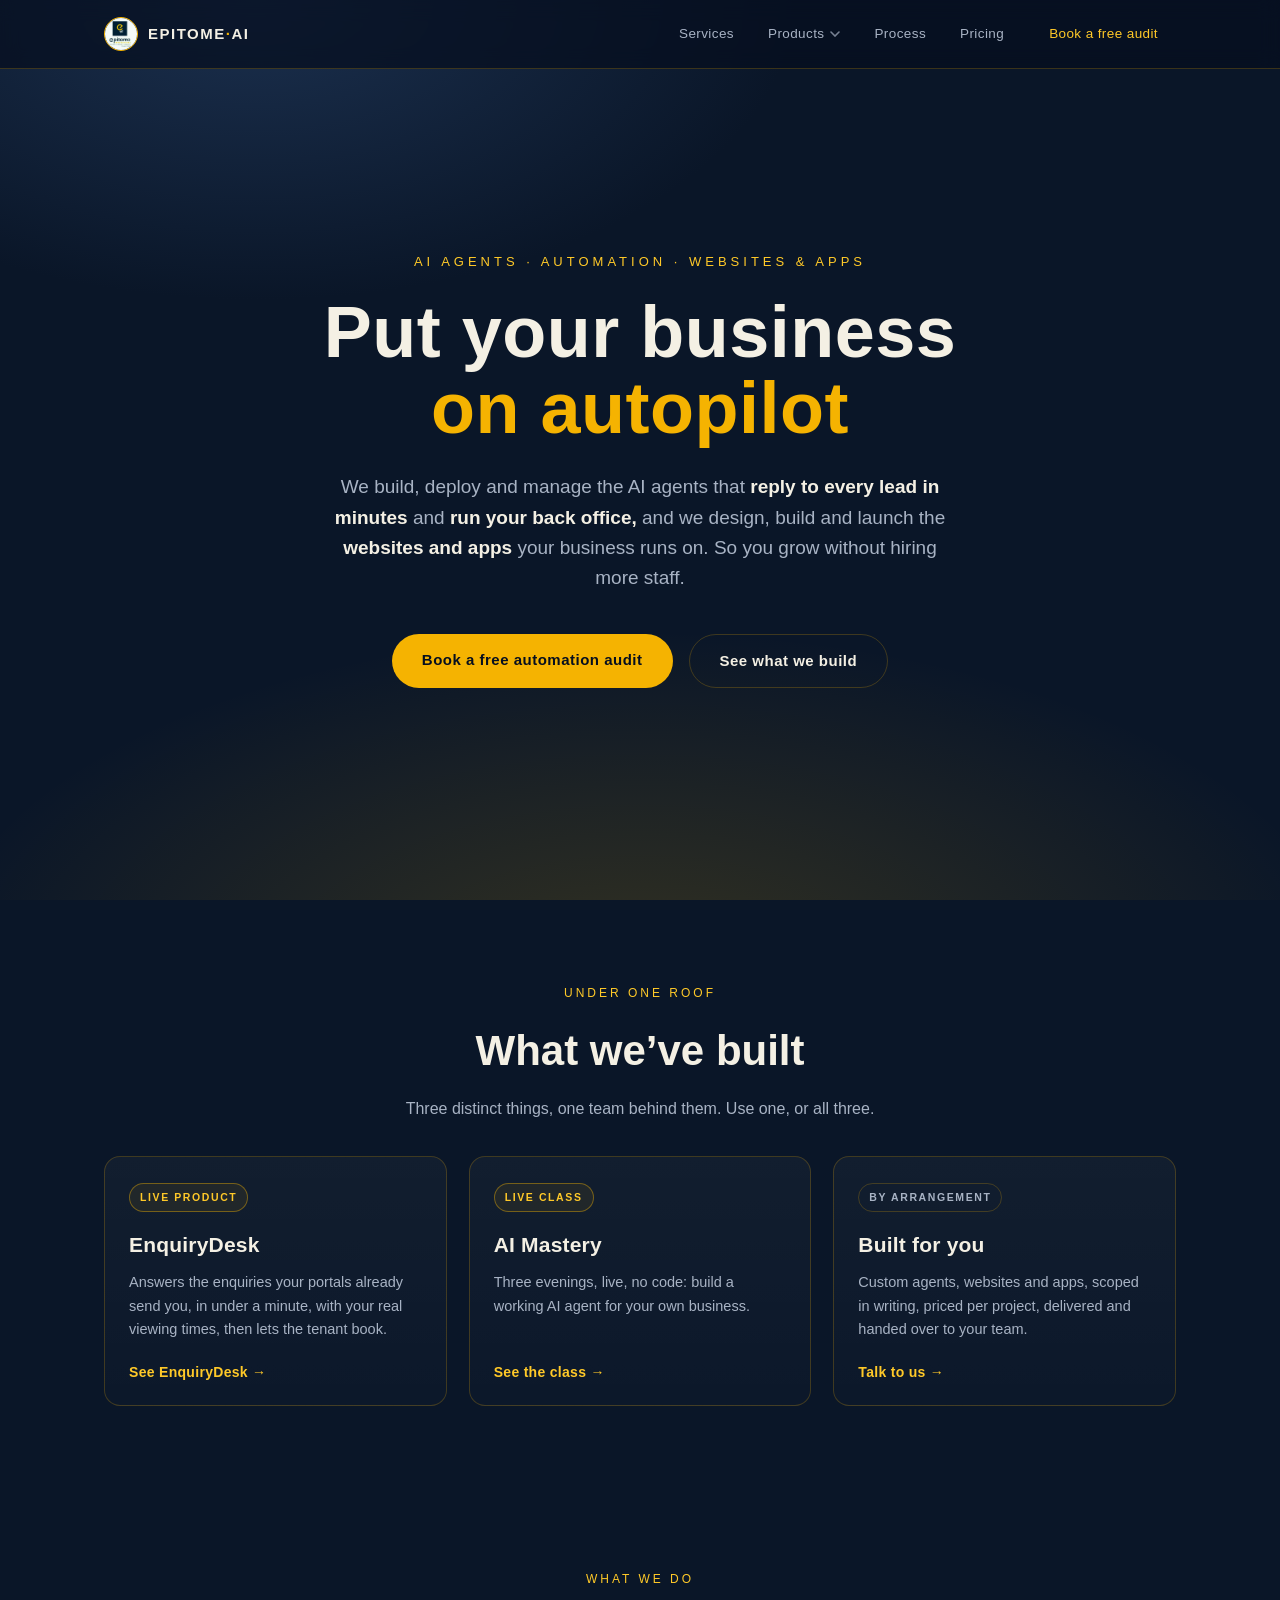
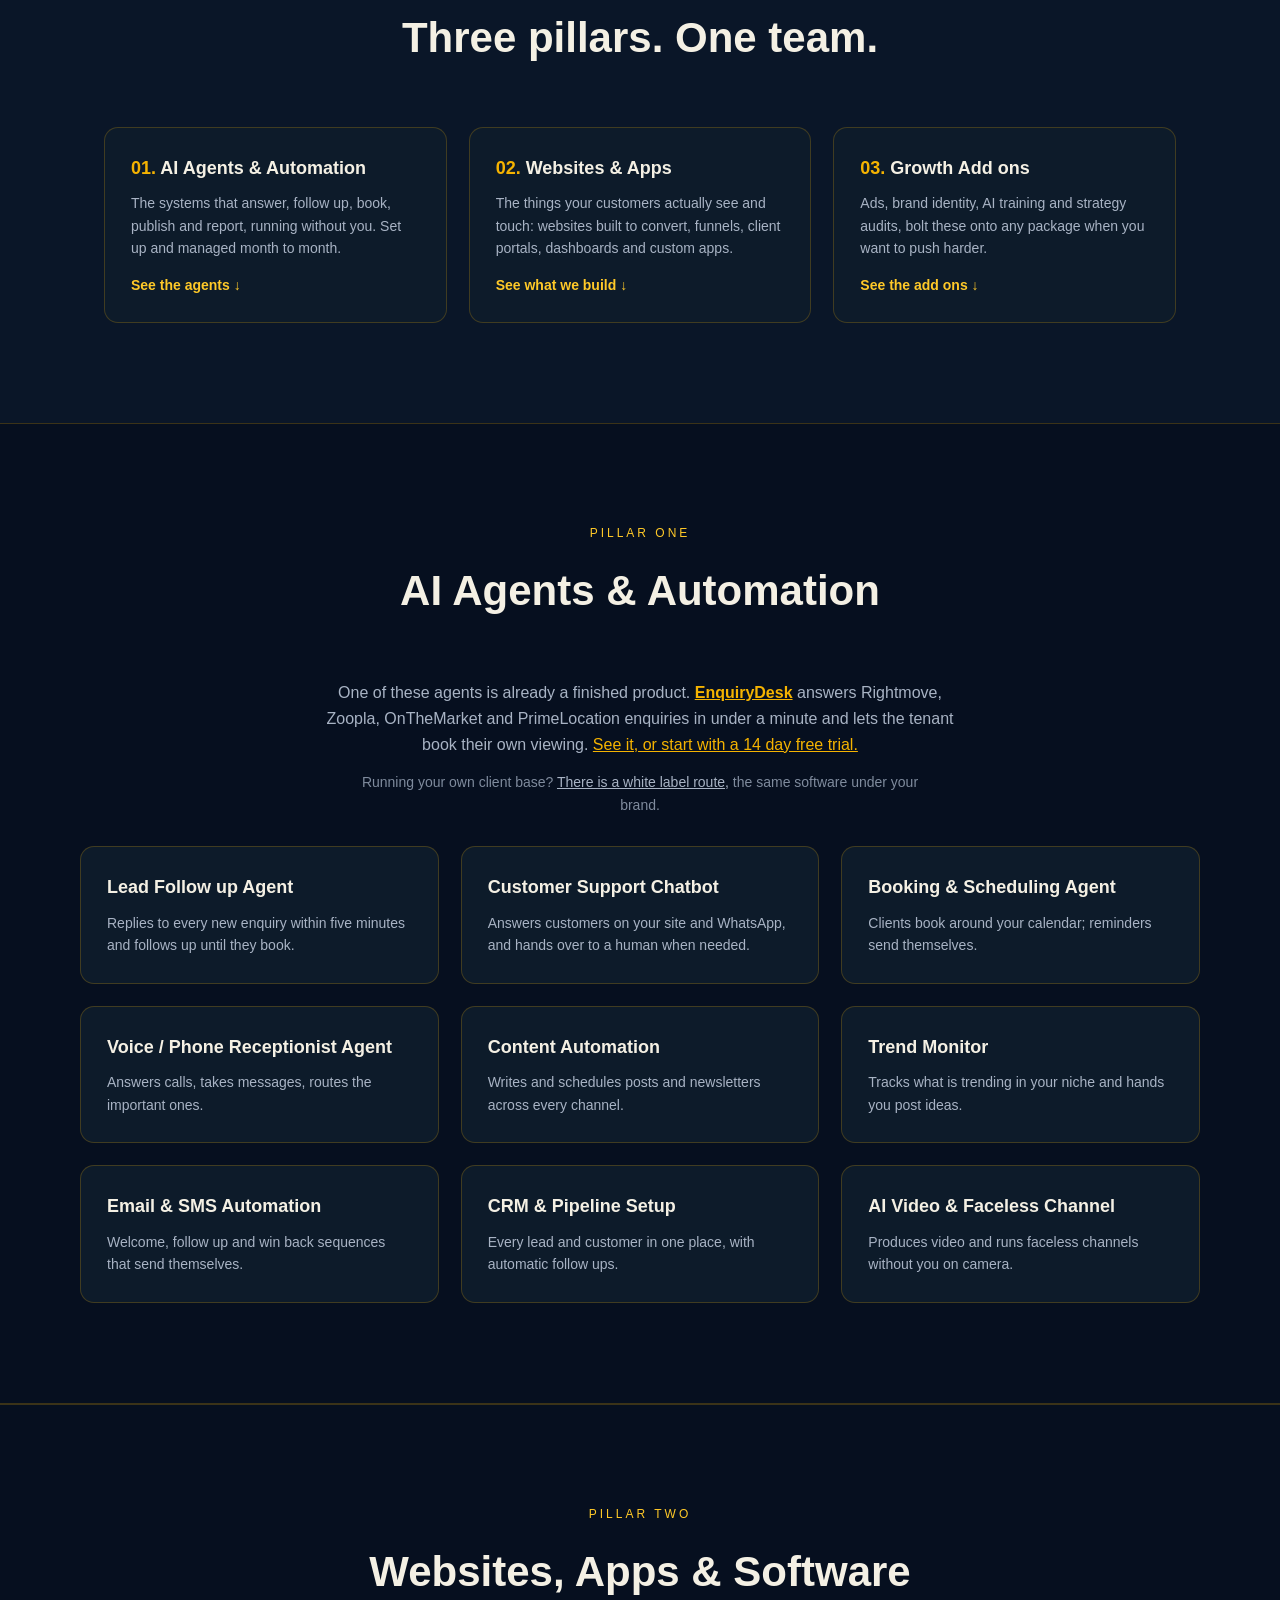
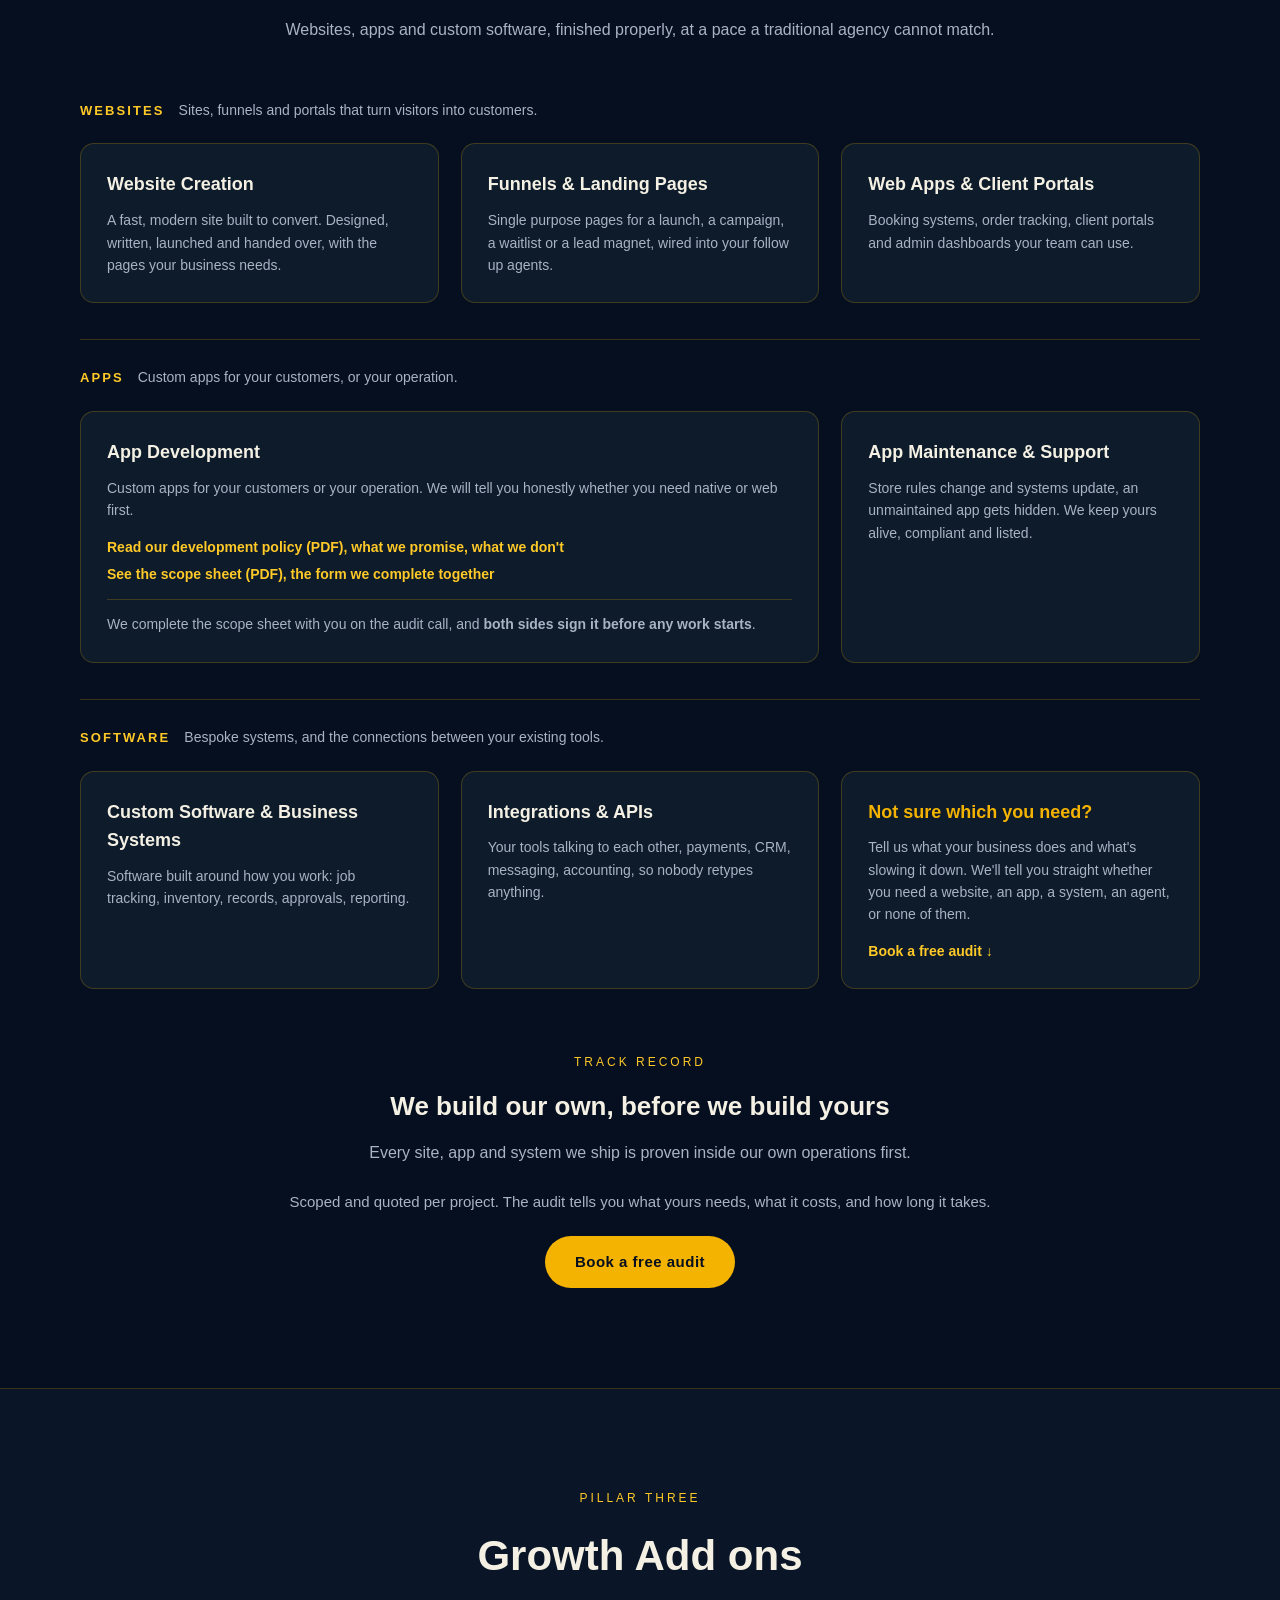
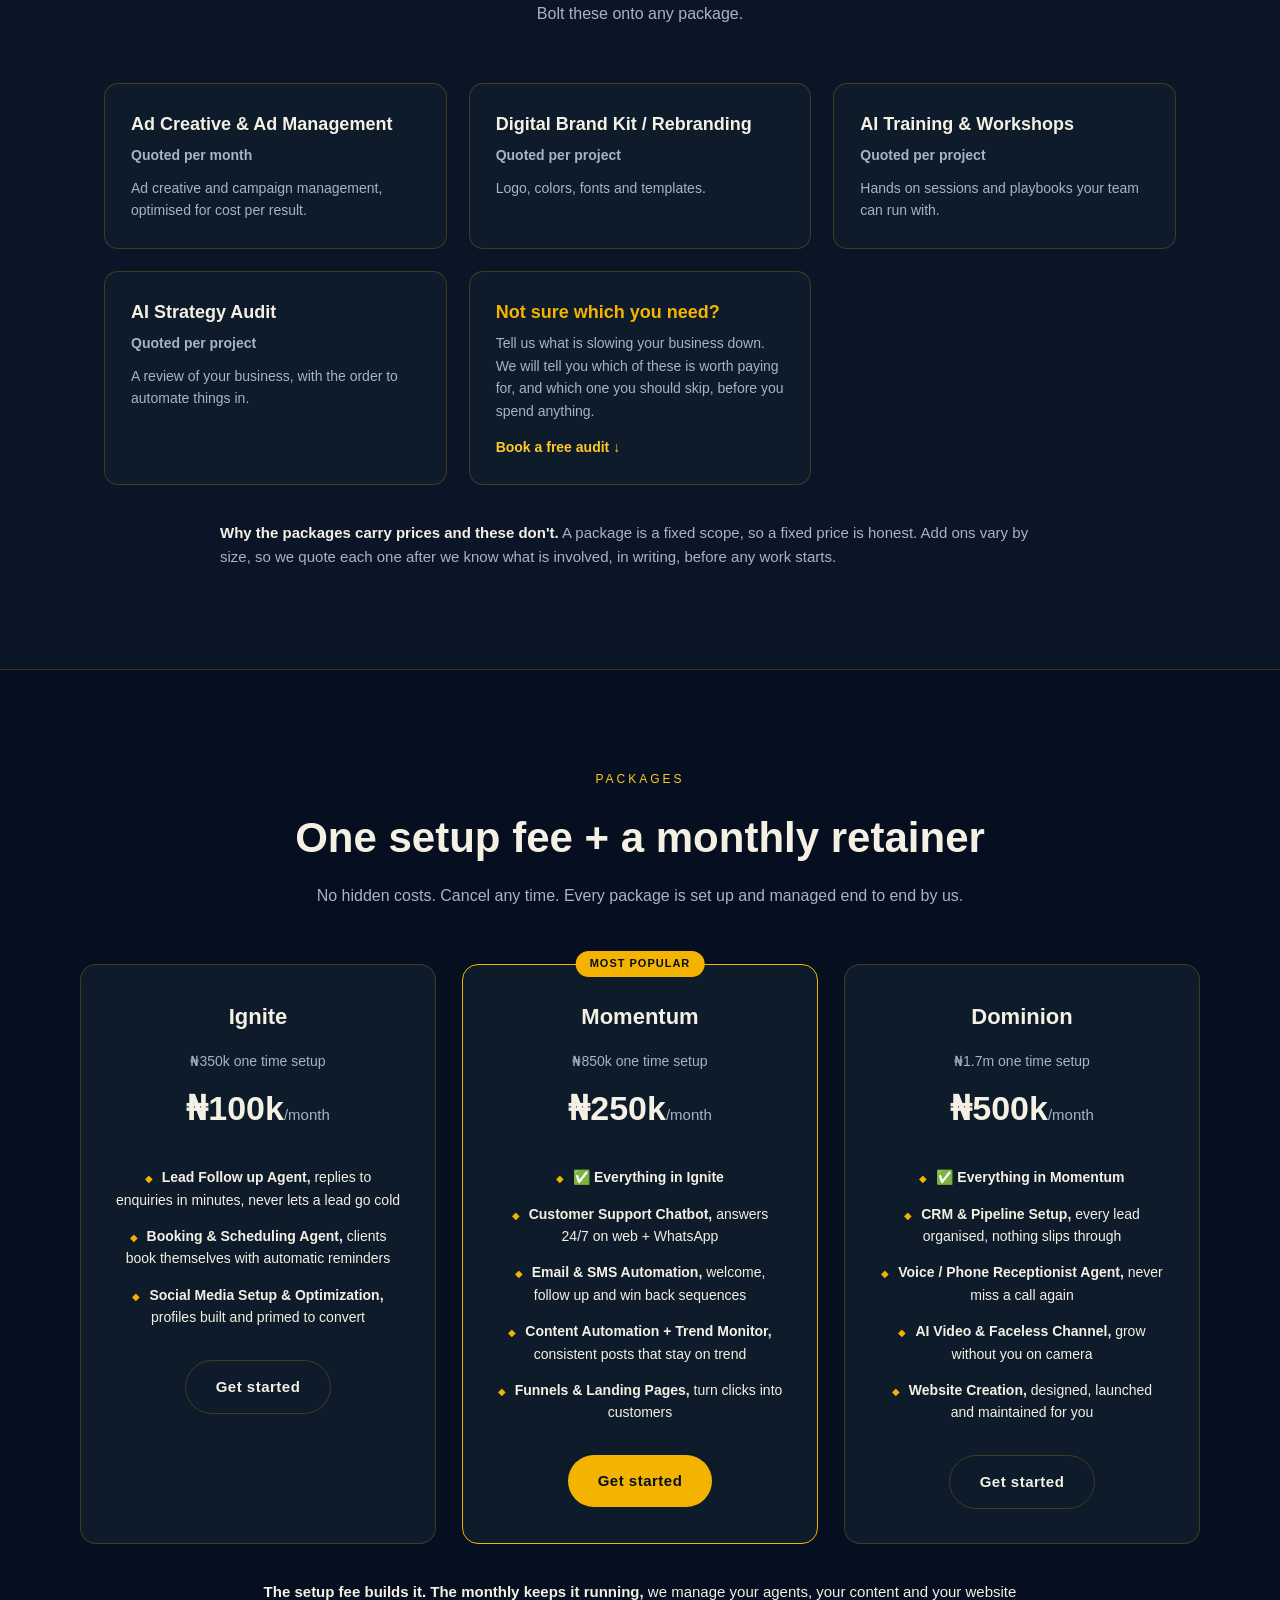
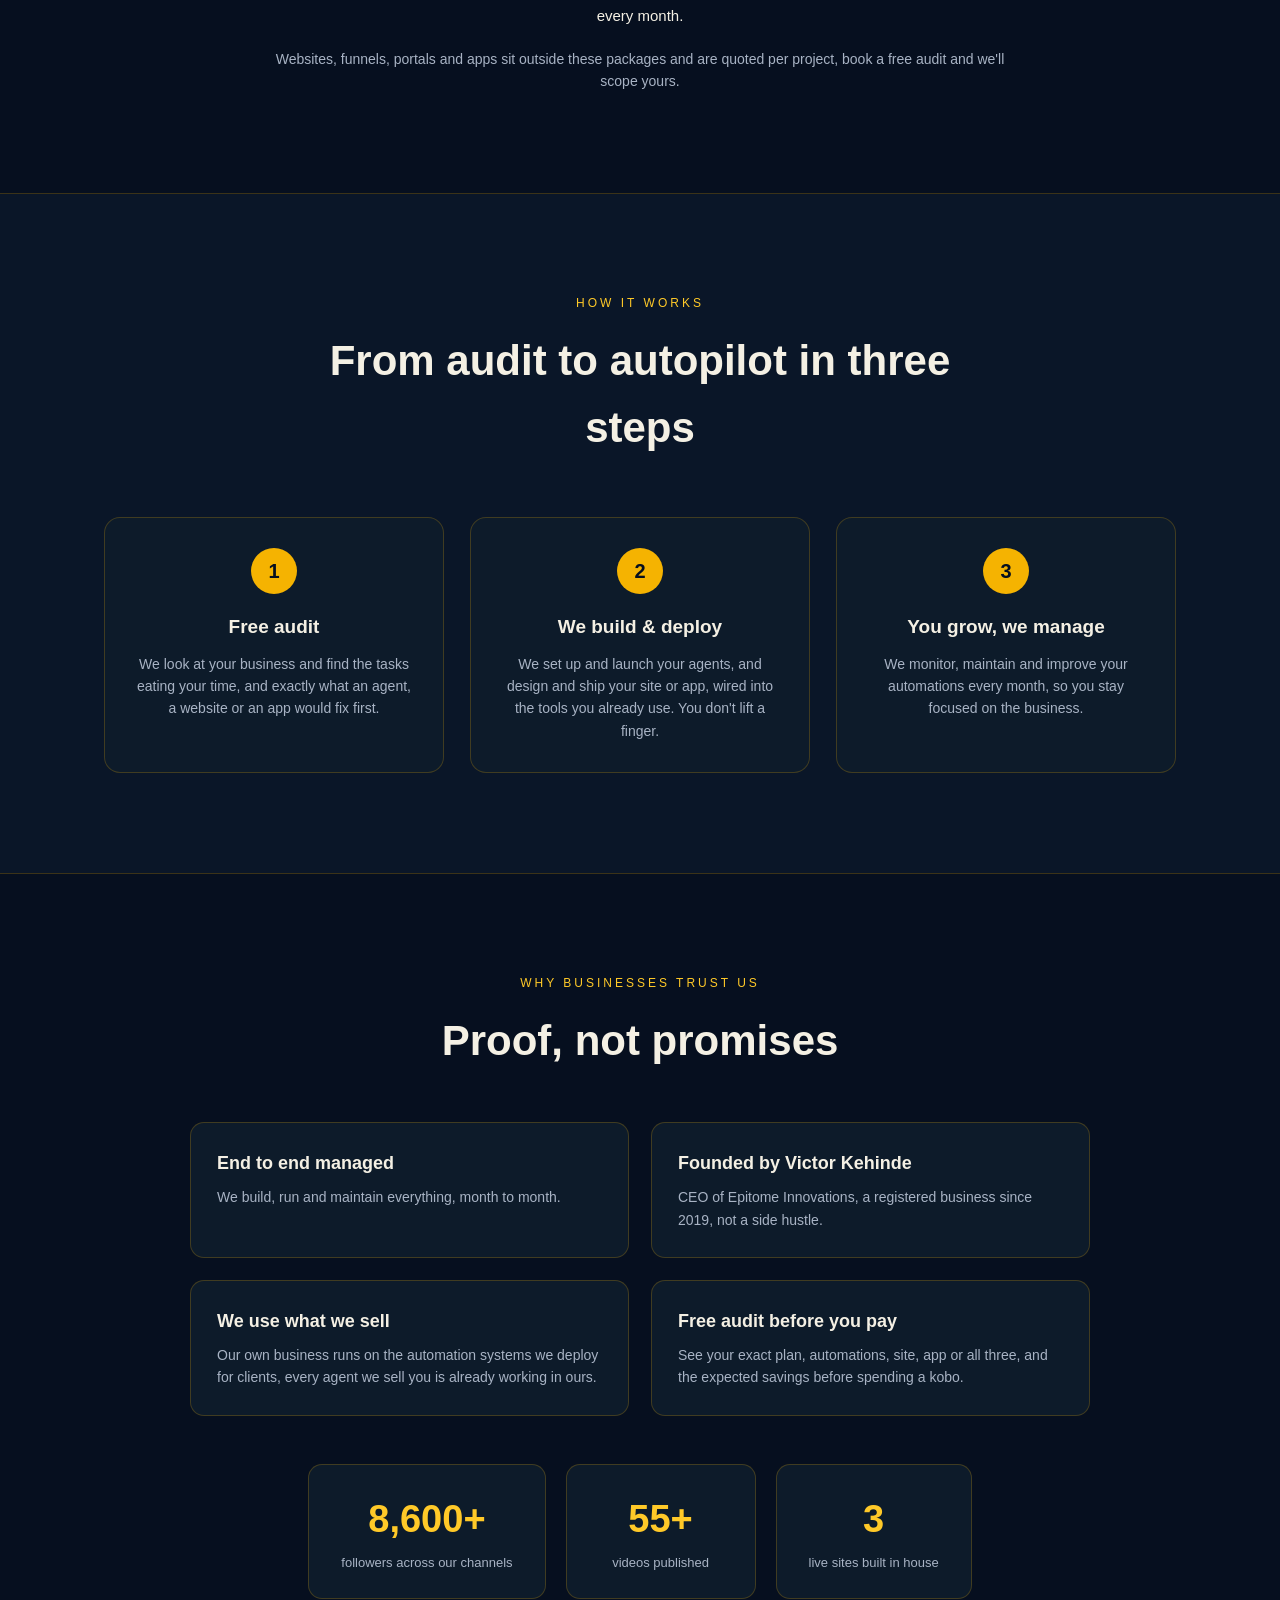
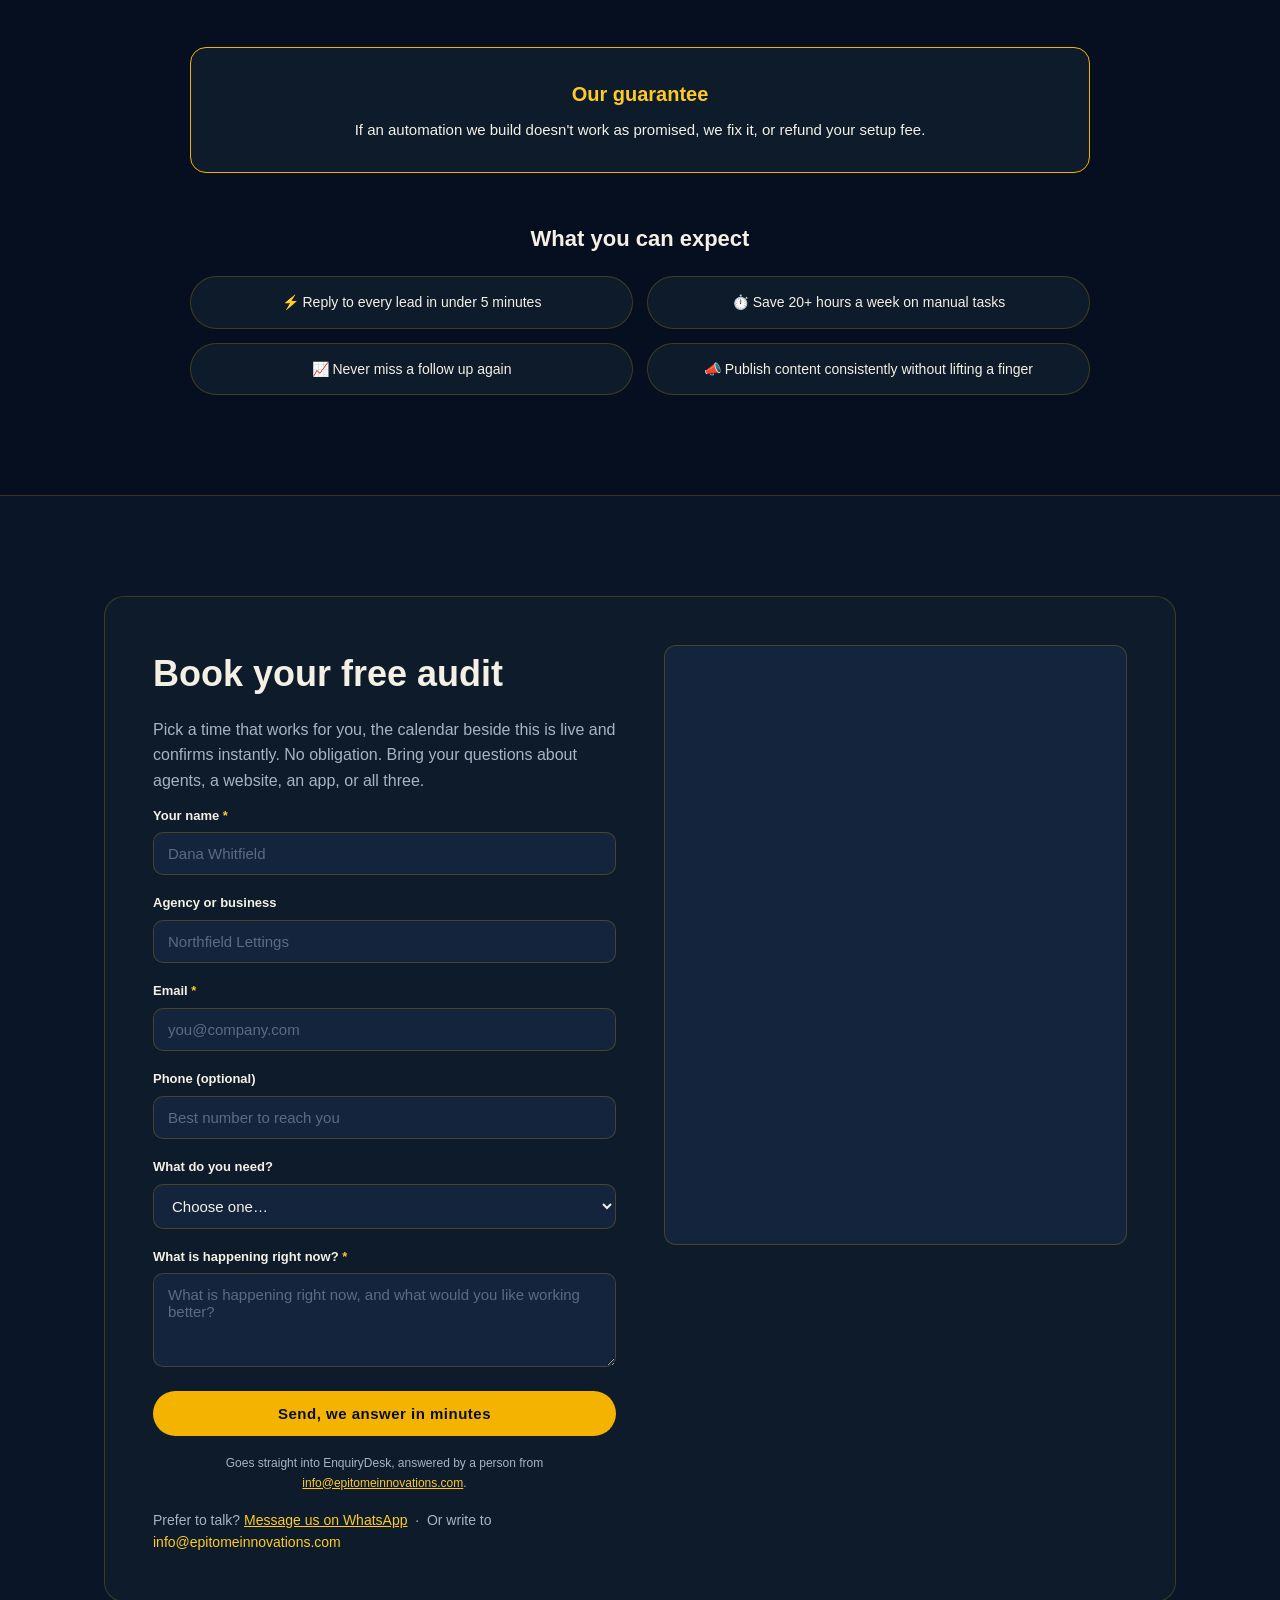
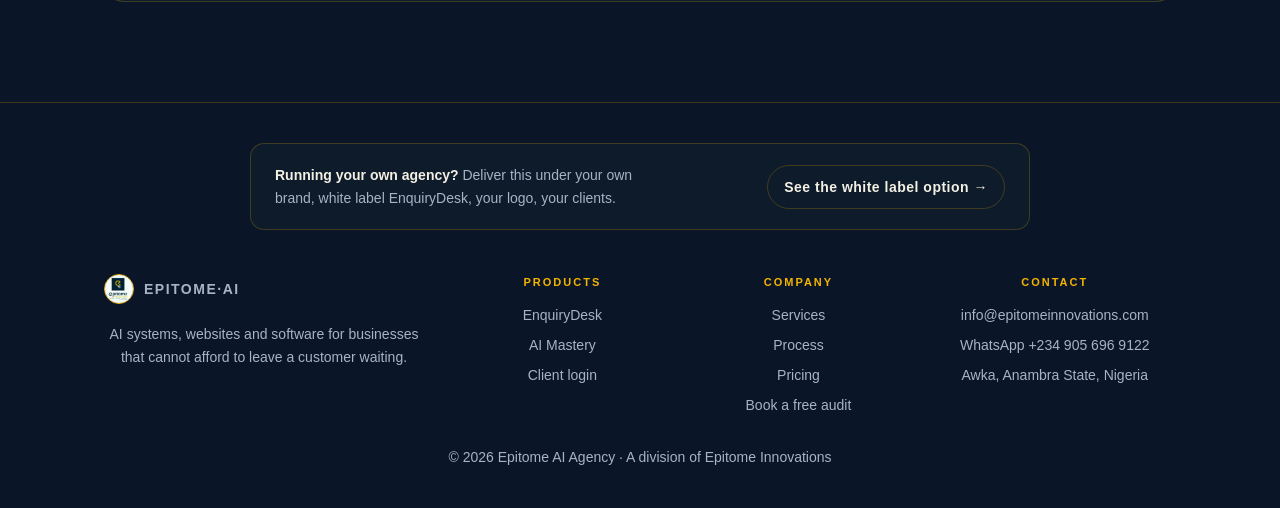
<file: index.html>
<!DOCTYPE html>
<html lang="en">
<head>
 <meta charset="UTF-8" />
 <meta name="viewport" content="width=device width, initial scale=1.0" />
 <title>Epitome AI Agency, Software Development, Websites, Apps &amp; AI Automation</title>
 <meta name="description" content="Epitome AI Agency builds AI agents and automation, develops custom software, and designs websites and apps, including web apps, client portals and bespoke business systems for clients in Nigeria and abroad." />
 <link rel="stylesheet" href="css/styles.css" />
 <link rel="icon" type="image/jpeg" href="images/epitome-logo.jpg" />
 <!-- If JS is blocked or fails, the .reveal elements would stay invisible forever.
 This fallback makes the page fully readable without JavaScript. -->
 <noscript><style>.reveal{opacity:1!important;transform:none!important}</style></noscript>
</head>
<body>

 <a class="skip" href="#main">Skip to content</a>

 <!-- ===== NAV ===== -->
 <nav class="nav" id="nav" aria-label="Main navigation">
 <div class="nav__inner">
 <a class="nav__brand" href="#top">
 <img src="images/epitome-logo.jpg" alt="" />
 <span>EPITOME<span class="gold">&middot;</span>AI</span>
 </a>

 <!-- Mobile only: without this button the whole menu was invisible on a phone. -->
 <button class="nav__toggle" id="nav-toggle" type="button"
 aria-expanded="false" aria-controls="nav-menu" aria-label="Open menu">
 <span class="nav__bar"></span>
 <span class="nav__bar"></span>
 <span class="nav__bar"></span>
 </button>

 <div class="nav__menu" id="nav-menu">
 <ul class="nav__links">
 <li><a href="#pillars">Services</a></li>

 <!-- The umbrella: three products, each its own thing, one place to find them. -->
 <li class="nav__has-drop">
 <button class="nav__dropbtn" id="nav-products" type="button"
 aria-expanded="false" aria-controls="nav-products-menu">
 Products
 <svg class="nav__chev" width="10" height="6" viewBox="0 0 10 6" aria-hidden="true">
 <path d="M1 1l4 4 4-4" fill="none" stroke="currentColor" stroke-width="1.6" stroke-linecap="round"/>
 </svg>
 </button>
 <div class="nav__drop" id="nav-products-menu" role="group" aria-label="Products">
 <a href="enquirydesk/">
 <strong>EnquiryDesk</strong>
 <span>Portal enquiries answered in under a minute</span>
 </a>
 <a href="https://victorkehinde.github.io/epitome-ai-mastery/">
 <strong>AI Mastery</strong>
 <span>Three evenings, live, to build your own AI agent</span>
 </a>
 <a href="https://app.epitomeinnovations.com">
 <strong>Client login</strong>
 <span>Open your EnquiryDesk workspace</span>
 </a>
 </div>
 </li>

 <li><a href="#how">Process</a></li>
 <li><a href="#pricing">Pricing</a></li>
 <li class="nav__cta-item"><a href="#book" class="nav__cta">Book a free audit</a></li>
 </ul>
 </div>
 </div>
 </nav>

 <main id="main">

 <!-- ===== HERO ===== -->
 <header class="hero" id="top">
 <div class="hero__bg"></div>
 <div class="hero__content">
 <p class="hero__eyebrow reveal">AI AGENTS · AUTOMATION · WEBSITES &amp; APPS</p>
 <h1 class="hero__title reveal">Put your business<br /><span class="gold">on autopilot</span></h1>
 <p class="hero__sub reveal">
 We build, deploy and manage the AI agents that <strong>reply to every lead in minutes</strong>
 and <strong>run your back office,</strong> and we design, build and launch the
 <strong>websites and apps</strong> your business runs on. So you grow without hiring more staff.
 </p>
 <div class="hero__cta reveal">
 <a class="btn btn--gold" href="#book">Book a free automation audit</a>
 <a class="btn btn--ghost" href="#build">See what we build</a>
 </div>
 </div>
 </header>

 <!-- ===== WHAT WE'VE BUILT (umbrella) =====
 The nav says we make more than one thing; this section proves it on the page.
 Each product keeps its own name, its own status and its own link — nothing merged. -->
 <section class="products" id="products">
 <div class="section-head reveal">
 <p class="section-head__eyebrow">Under one roof</p>
 <h2 class="section-head__title">What we&rsquo;ve built</h2>
 <p class="section-head__sub">Three distinct things, one team behind them. Use one, or all three.</p>
 </div>

 <div class="products__grid">
 <a class="prod reveal" href="enquirydesk/">
 <span class="prod__pill prod__pill--live">Live product</span>
 <h3>EnquiryDesk</h3>
 <p>Answers the enquiries your portals already send you, in under a minute, with your real viewing times, then lets the tenant book.</p>
 <span class="prod__link">See EnquiryDesk <span aria-hidden="true">&rarr;</span></span>
 </a>

 <a class="prod reveal" href="https://victorkehinde.github.io/epitome-ai-mastery/">
 <span class="prod__pill prod__pill--live">Live class</span>
 <h3>AI Mastery</h3>
 <p>Three evenings, live, no code: build a working AI agent for your own business.</p>
 <span class="prod__link">See the class <span aria-hidden="true">&rarr;</span></span>
 </a>

 <a class="prod reveal" href="#book">
 <span class="prod__pill">By arrangement</span>
 <h3>Built for you</h3>
 <p>Custom agents, websites and apps, scoped in writing, priced per project, delivered and handed over to your team.</p>
 <span class="prod__link">Talk to us <span aria-hidden="true">&rarr;</span></span>
 </a>
 </div>
 </section>

 <!-- ===== THE THREE PILLARS (overview) ===== -->
 <section class="services" id="pillars">
 <div class="section-head reveal">
 <p class="section-head__eyebrow">What we do</p>
 <h2 class="section-head__title">Three pillars. One team.</h2>
 </div>

 <div class="agents__grid">
 <article class="agent reveal">
 <h3><span class="gold">01.</span> AI Agents &amp; Automation</h3>
 <p>The systems that answer, follow up, book, publish and report, running without you. Set up and managed month to month.</p>
 <p style="margin-top:14px"><a class="bundle__link" href="#agents">See the agents ↓</a></p>
 </article>
 <article class="agent reveal">
 <h3><span class="gold">02.</span> Websites &amp; Apps</h3>
 <p>The things your customers actually see and touch: websites built to convert, funnels, client portals, dashboards and custom apps.</p>
 <p style="margin-top:14px"><a class="bundle__link" href="#build">See what we build ↓</a></p>
 </article>
 <article class="agent reveal">
 <h3><span class="gold">03.</span> Growth Add ons</h3>
 <p>Ads, brand identity, AI training and strategy audits, bolt these onto any package when you want to push harder.</p>
 <p style="margin-top:14px"><a class="bundle__link" href="#addons">See the add ons ↓</a></p>
 </article>
 </div>
 </section>

 <!-- ===== PILLAR ONE: AI AGENTS & AUTOMATION ===== -->
 <section class="agents" id="agents">
 <div class="section-head reveal">
 <p class="section-head__eyebrow">Pillar one</p>
 <h2 class="section-head__title">AI Agents &amp; Automation</h2>
 </div>
 <p class="reveal" style="max-width:74ch;margin:0 auto 30px;text-align:center;color:#a8b3c4">
 One of these agents is already a finished product. <a href="enquirydesk/" style="color:#f5b301;font-weight:700">EnquiryDesk</a>
 answers Rightmove, Zoopla, OnTheMarket and PrimeLocation enquiries in under a minute and lets the tenant
 book their own viewing. <a href="enquirydesk/" style="color:#f5b301">See it, or start with a 14 day free trial.</a>
 </p>
 <p class="reveal partner-note">
 Running your own client base? <a href="partners.html">There is a white label route,</a> the same software under your brand.
 </p>

 <div class="agents__grid">
 <article class="agent reveal">
 <h3>Lead Follow up Agent</h3>
 <p>Replies to every new enquiry within five minutes and follows up until they book.</p>
 </article>
 <article class="agent reveal">
 <h3>Customer Support Chatbot</h3>
 <p>Answers customers on your site and WhatsApp, and hands over to a human when needed.</p>
 </article>
 <article class="agent reveal">
 <h3>Booking &amp; Scheduling Agent</h3>
 <p>Clients book around your calendar; reminders send themselves.</p>
 </article>
 <article class="agent reveal">
 <h3>Voice / Phone Receptionist Agent</h3>
 <p>Answers calls, takes messages, routes the important ones.</p>
 </article>
 <article class="agent reveal">
 <h3>Content Automation</h3>
 <p>Writes and schedules posts and newsletters across every channel.</p>
 </article>
 <article class="agent reveal">
 <h3>Trend Monitor</h3>
 <p>Tracks what is trending in your niche and hands you post ideas.</p>
 </article>
 <article class="agent reveal">
 <h3>Email &amp; SMS Automation</h3>
 <p>Welcome, follow up and win back sequences that send themselves.</p>
 </article>
 <article class="agent reveal">
 <h3>CRM &amp; Pipeline Setup</h3>
 <p>Every lead and customer in one place, with automatic follow ups.</p>
 </article>
 <article class="agent reveal">
 <h3>AI Video &amp; Faceless Channel</h3>
 <p>Produces video and runs faceless channels without you on camera.</p>
 </article>
 </div>
 </section>

 <!-- ===== PILLAR TWO: WEBSITES & APPS ===== -->
 <section class="agents" id="build">
 <div class="section-head reveal">
 <p class="section-head__eyebrow">Pillar two</p>
 <h2 class="section-head__title">Websites, Apps &amp; Software</h2>
 <p class="section-head__sub">
 Websites, apps and custom software, finished properly, at a pace a traditional agency
 cannot match.
 </p>
 </div>

 <div class="agents__grid">

 <div class="agents__subhead reveal">
 <h3>Websites</h3>
 <p>Sites, funnels and portals that turn visitors into customers.</p>
 </div>

 <article class="agent reveal">
 <h3>Website Creation</h3>
 <p>A fast, modern site built to convert. Designed, written, launched and handed over, with the pages your business needs.</p>
 </article>
 <article class="agent reveal">
 <h3>Funnels &amp; Landing Pages</h3>
 <p>Single purpose pages for a launch, a campaign, a waitlist or a lead magnet, wired into your follow up agents.</p>
 </article>
 <article class="agent reveal">
 <h3>Web Apps &amp; Client Portals</h3>
 <p>Booking systems, order tracking, client portals and admin dashboards your team can use.</p>
 </article>
 <div class="agents__subhead reveal">
 <h3>Apps</h3>
 <p>Custom apps for your customers, or your operation.</p>
 </div>

 <article class="agent agent--wide reveal">
 <h3>App Development</h3>
 <p>Custom apps for your customers or your operation. We will tell you honestly whether you need native or web first.</p>
 <p class="agent__links">
 <a class="bundle__link" href="Epitome-Innovations-App-Development-Policy.pdf" target="_blank" rel="noopener">Read our development policy (PDF), what we promise, what we don't</a>
 <a class="bundle__link" href="Epitome-Innovations-App-Scope-Sheet.pdf" target="_blank" rel="noopener">See the scope sheet (PDF), the form we complete together</a>
 </p>
 <p class="agent__note">
 We complete the scope sheet with you on the audit call, and <strong>both sides sign it
 before any work starts</strong>.
 </p>
 </article>
 <article class="agent reveal">
 <h3>App Maintenance &amp; Support</h3>
 <p>Store rules change and systems update, an unmaintained app gets hidden. We keep yours alive, compliant and listed.</p>
 </article>

 <div class="agents__subhead reveal">
 <h3>Software</h3>
 <p>Bespoke systems, and the connections between your existing tools.</p>
 </div>

 <article class="agent reveal">
 <h3>Custom Software &amp; Business Systems</h3>
 <p>Software built around how you work: job tracking, inventory, records, approvals, reporting.</p>
 </article>
 <article class="agent reveal">
 <h3>Integrations &amp; APIs</h3>
 <p>Your tools talking to each other, payments, CRM, messaging, accounting, so nobody retypes anything.</p>
 </article>
 <article class="agent reveal">
 <h3><span class="gold">Not sure which you need?</span></h3>
 <p>Tell us what your business does and what's slowing it down. We'll tell you straight whether you need a website, an app, a system, an agent, or none of them.</p>
 <p style="margin-top:14px"><a class="bundle__link" href="#book">Book a free audit ↓</a></p>
 </article>
 </div>

 <div class="section-head reveal" style="margin-top:64px;margin-bottom:24px">
 <p class="section-head__eyebrow">Track record</p>
 <h2 class="section-head__title" style="font-size:26px">We build our own, before we build yours</h2>
 <p class="section-head__sub">Every site, app and system we ship is proven inside our own operations first.</p>
 </div>

 <div class="results reveal" style="max-width:1120px">
 <p style="color:var(--muted);font-size:15px;margin-bottom:22px">
 Scoped and quoted per project. The audit tells you what yours needs, what it costs, and how long it takes.
 </p>
 <div class="hero__cta" style="justify-content:center">
 <a class="btn btn--gold" href="#book">Book a free audit</a>
 </div>
 </div>
 </section>

 <!-- ===== PILLAR THREE: GROWTH ADD-ONS ===== -->
 <section class="addons" id="addons">
 <div class="section-head reveal">
 <p class="section-head__eyebrow">Pillar three</p>
 <h2 class="section-head__title">Growth Add ons</h2>
 <p class="section-head__sub">Bolt these onto any package.</p>
 </div>

 <div class="addons__grid">
 <article class="addon reveal">
 <h3>Ad Creative &amp; Ad Management</h3>
 <p class="addon__price">Quoted per month</p>
 <p>Ad creative and campaign management, optimised for cost per result.</p>
 </article>
 <article class="addon reveal">
 <h3>Digital Brand Kit / Rebranding</h3>
 <p class="addon__price">Quoted per project</p>
 <p>Logo, colors, fonts and templates.</p>
 </article>
 <article class="addon reveal">
 <h3>AI Training &amp; Workshops</h3>
 <p class="addon__price">Quoted per project</p>
 <p>Hands on sessions and playbooks your team can run with.</p>
 </article>
 <article class="addon reveal">
 <h3>AI Strategy Audit</h3>
 <p class="addon__price">Quoted per project</p>
 <p>A review of your business, with the order to automate things in.</p>
 </article>
 <article class="addon reveal">
 <h3><span class="gold">Not sure which you need?</span></h3>
 <p>Tell us what is slowing your business down. We will tell you which of these is worth
 paying for, and which one you should skip, before you spend anything.</p>
 <p style="margin-top:14px"><a class="bundle__link" href="#book">Book a free audit ↓</a></p>
 </article>
 </div>

 <p class="reveal" style="color:var(--muted);font-size:15px;max-width:840px;margin:36px auto 0">
 <strong style="color:var(--cream)">Why the packages carry prices and these don't.</strong>
 A package is a fixed scope, so a fixed price is honest. Add ons vary by size, so we quote
 each one after we know what is involved, in writing, before any work starts.
 </p>
 </section>

 <!-- ===== PACKAGES ===== -->
 <section class="pricing" id="pricing">
 <div class="section-head reveal">
 <p class="section-head__eyebrow">Packages</p>
 <h2 class="section-head__title">One setup fee + a monthly retainer</h2>
 <p class="section-head__sub">No hidden costs. Cancel any time. Every package is set up and managed end to end by us.</p>
 </div>

 <div class="pricing__grid">
 <div class="price reveal">
 <h3>Ignite</h3>
 <p class="price__setup">₦350k one time setup</p>
 <p class="price__monthly"><span>₦100k</span>/month</p>
 <ul class="bundle__list">
 <li><strong>Lead Follow up Agent,</strong> replies to enquiries in minutes, never lets a lead go cold</li>
 <li><strong>Booking &amp; Scheduling Agent,</strong> clients book themselves with automatic reminders</li>
 <li><strong>Social Media Setup &amp; Optimization,</strong> profiles built and primed to convert</li>
 </ul>
 <a class="btn btn--ghost" href="#book">Get started</a>
 </div>

 <div class="price price--popular reveal">
 <div class="price__badge">Most popular</div>
 <h3>Momentum</h3>
 <p class="price__setup">₦850k one time setup</p>
 <p class="price__monthly"><span>₦250k</span>/month</p>
 <ul class="bundle__list">
 <li>✅ <strong>Everything in Ignite</strong></li>
 <li><strong>Customer Support Chatbot,</strong> answers 24/7 on web + WhatsApp</li>
 <li><strong>Email &amp; SMS Automation,</strong> welcome, follow up and win back sequences</li>
 <li><strong>Content Automation + Trend Monitor,</strong> consistent posts that stay on trend</li>
 <li><strong>Funnels &amp; Landing Pages,</strong> turn clicks into customers</li>
 </ul>
 <a class="btn btn--gold" href="#book">Get started</a>
 </div>

 <div class="price reveal">
 <h3>Dominion</h3>
 <p class="price__setup">₦1.7m one time setup</p>
 <p class="price__monthly"><span>₦500k</span>/month</p>
 <ul class="bundle__list">
 <li>✅ <strong>Everything in Momentum</strong></li>
 <li><strong>CRM &amp; Pipeline Setup,</strong> every lead organised, nothing slips through</li>
 <li><strong>Voice / Phone Receptionist Agent,</strong> never miss a call again</li>
 <li><strong>AI Video &amp; Faceless Channel,</strong> grow without you on camera</li>
 <li><strong>Website Creation,</strong> designed, launched and maintained for you</li>
 </ul>
 <a class="btn btn--ghost" href="#book">Get started</a>
 </div>
 </div>

 <p class="reveal" style="text-align:center;color:var(--cream);font-size:15px;max-width:760px;margin:36px auto 0">
 <strong>The setup fee builds it. The monthly keeps it running,</strong> we manage your
 agents, your content and your website every month.
 </p>

 <p style="text-align:center;color:var(--muted);font-size:14px;max-width:760px;margin:20px auto 0">
 Websites, funnels, portals and apps sit outside these packages and are quoted per project, book a free audit and we'll scope yours.
 </p>
 </section>

 <!-- ===== HOW IT WORKS ===== -->
 <section class="how" id="how">
 <div class="section-head reveal">
 <p class="section-head__eyebrow">How it works</p>
 <h2 class="section-head__title">From audit to autopilot in three steps</h2>
 </div>
 <div class="how__steps">
 <div class="step reveal">
 <div class="step__num">1</div>
 <h3>Free audit</h3>
 <p>We look at your business and find the tasks eating your time, and exactly what an agent, a website or an app would fix first.</p>
 </div>
 <div class="step reveal">
 <div class="step__num">2</div>
 <h3>We build &amp; deploy</h3>
 <p>We set up and launch your agents, and design and ship your site or app, wired into the tools you already use. You don't lift a finger.</p>
 </div>
 <div class="step reveal">
 <div class="step__num">3</div>
 <h3>You grow, we manage</h3>
 <p>We monitor, maintain and improve your automations every month, so you stay focused on the business.</p>
 </div>
 </div>
 </section>

 <!-- ===== TRUST / PROOF ===== -->
 <section class="trust" id="trust">
 <div class="section-head reveal">
 <p class="section-head__eyebrow">Why businesses trust us</p>
 <h2 class="section-head__title">Proof, not promises</h2>
 </div>

 <div class="trust__grid">
 <div class="trust__item reveal">
 <h3>End to end managed</h3>
 <p>We build, run and maintain everything, month to month.</p>
 </div>
 <div class="trust__item reveal">
 <h3>Founded by Victor Kehinde</h3>
 <p>CEO of Epitome Innovations, a registered business since 2019, not a side hustle.</p>
 </div>
 <div class="trust__item reveal">
 <h3>We use what we sell</h3>
 <p>Our own business runs on the automation systems we deploy for clients, every agent we sell you is already working in ours.</p>
 </div>
 <div class="trust__item reveal">
 <h3>Free audit before you pay</h3>
 <p>See your exact plan, automations, site, app or all three, and the expected savings before spending a kobo.</p>
 </div>
 </div>

 <div class="proof reveal">
 <div class="proof__stat"><span class="proof__num">8,600+</span><span class="proof__label">followers across our channels</span></div>
 <div class="proof__stat"><span class="proof__num">55+</span><span class="proof__label">videos published</span></div>
 <div class="proof__stat"><span class="proof__num">3</span><span class="proof__label">live sites built in house</span></div>
 </div>

 <div class="guarantee reveal">
 <h3>Our guarantee</h3>
 <p>If an automation we build doesn't work as promised, we fix it, or refund your setup fee.</p>
 </div>

 <div class="results reveal">
 <h3>What you can expect</h3>
 <div class="results__grid">
 <span>⚡ Reply to every lead in under 5 minutes</span>
 <span>⏱️ Save 20+ hours a week on manual tasks</span>
 <span>📈 Never miss a follow up again</span>
 <span>📣 Publish content consistently without lifting a finger</span>
 </div>
 </div>
 </section>

 <!-- ===== BOOKING ===== -->
 <section class="booking" id="book">
 <div class="booking__inner reveal">
 <div class="booking__intro">
 <h2>Book your free audit</h2>
 <p>Pick a time that works for you, the calendar beside this is live and confirms instantly. No obligation.
 Bring your questions about agents, a website, an app, or all three.</p>

 <!-- The enquiry lands in EnquiryDesk, our own product: scored, answered in minutes,
 and a call offered. If it ever fails, the form falls back to email so no lead is lost. -->
 <form class="booking__form" id="enquiry-form" novalidate>
 <label for="f-name">Your name <span>*</span></label>
 <input id="f-name" name="name" type="text" autocomplete="name" placeholder="Dana Whitfield" required>

 <label for="f-biz">Agency or business</label>
 <input id="f-biz" name="company" type="text" autocomplete="organization" placeholder="Northfield Lettings">

 <label for="f-email">Email <span>*</span></label>
 <input id="f-email" name="email" type="email" autocomplete="email" placeholder="you@company.com" required>

 <label for="f-phone">Phone (optional)</label>
 <input id="f-phone" name="phone" type="tel" autocomplete="tel" placeholder="Best number to reach you">

 <label for="f-service">What do you need?</label>
 <select id="f-service" name="need">
 <option value="">Choose one&hellip;</option>
 <option>EnquiryDesk, answer every enquiry in minutes</option>
 <option>AI automation for my business</option>
 <option>A new website</option>
 <option>An app</option>
 <option>Something else</option>
 </select>

 <label for="f-msg">What is happening right now? <span>*</span></label>
 <textarea id="f-msg" name="message" rows="4" placeholder="What is happening right now, and what would you like working better?" required></textarea>

 <!-- Honeypot: hidden from people, irresistible to bots. -->
 <div class="hp" aria-hidden="true">
 <label for="f-website">Website</label>
 <input id="f-website" name="website" type="text" tabindex="-1" autocomplete="off">
 </div>

 <button class="btn btn--gold" type="submit" id="f-send">Send, we answer in minutes</button>
 <p class="booking__note" id="f-status">
 Goes straight into EnquiryDesk, answered by a person from
 <a href="mailto:info@epitomeinnovations.com">info@epitomeinnovations.com</a>.
 </p>
 </form>

 <p class="booking__email">
 Prefer to talk? <a id="wa-link" href="https://wa.me/2349056969122?text=Hi%21%20I%27d%20like%20to%20book%20a%20free%20audit." rel="noopener">Message us on WhatsApp</a>
 &nbsp;·&nbsp; Or write to <span style="color:var(--gold-bright)">info@epitomeinnovations.com</span>
 </p>
 </div>

 <div class="booking__calendar">
 <iframe src="https://cal.com/victor-kehinde-m3jfr3?embed=true" width="100%" height="600" frameborder="0" loading="lazy" title="Book a free audit with Epitome AI Agency"></iframe>
 </div>
 </div>
 </section>

 </main>

 <!-- ===== FOOTER ===== -->
 <footer class="footer">
 <div class="partner-band">
 <p><strong>Running your own agency?</strong> Deliver this under your own brand, white label EnquiryDesk, your logo, your clients.</p>
 <a class="btn btn--ghost" href="partners.html">See the white label option &rarr;</a>
 </div>

 <!-- One umbrella, three clearly separate things: the products sit in their own column and
 keep their own names, so nothing here reads as one merged product. -->
 <div class="foot-grid">
 <div class="foot-col foot-col--brand">
 <a class="nav__brand" href="#top">
 <img src="images/epitome-logo.jpg" alt="" />
 <span>EPITOME<span class="gold">&middot;</span>AI</span>
 </a>
 <p>AI systems, websites and software for businesses that cannot afford to leave a customer waiting.</p>
 </div>

 <div class="foot-col">
 <h4>Products</h4>
 <a href="enquirydesk/">EnquiryDesk</a>
 <a href="https://victorkehinde.github.io/epitome-ai-mastery/">AI Mastery</a>
 <a href="https://app.epitomeinnovations.com">Client login</a>
 </div>

 <div class="foot-col">
 <h4>Company</h4>
 <a href="#pillars">Services</a>
 <a href="#how">Process</a>
 <a href="#pricing">Pricing</a>
 <a href="#book">Book a free audit</a>
 </div>

 <div class="foot-col">
 <h4>Contact</h4>
 <a href="mailto:info@epitomeinnovations.com">info@epitomeinnovations.com</a>
 <a href="https://wa.me/2349056969122" target="_blank" rel="noopener">WhatsApp +234 905 696 9122</a>
 <span>Awka, Anambra State, Nigeria</span>
 </div>
 </div>

 <p class="foot-legal">&copy; <span id="year"></span> Epitome AI Agency &middot; A division of Epitome Innovations</p>
 </footer>

 <script src="js/main.js"></script>
 <script src="js/nav.js"></script>
</body>
</html>
</file>
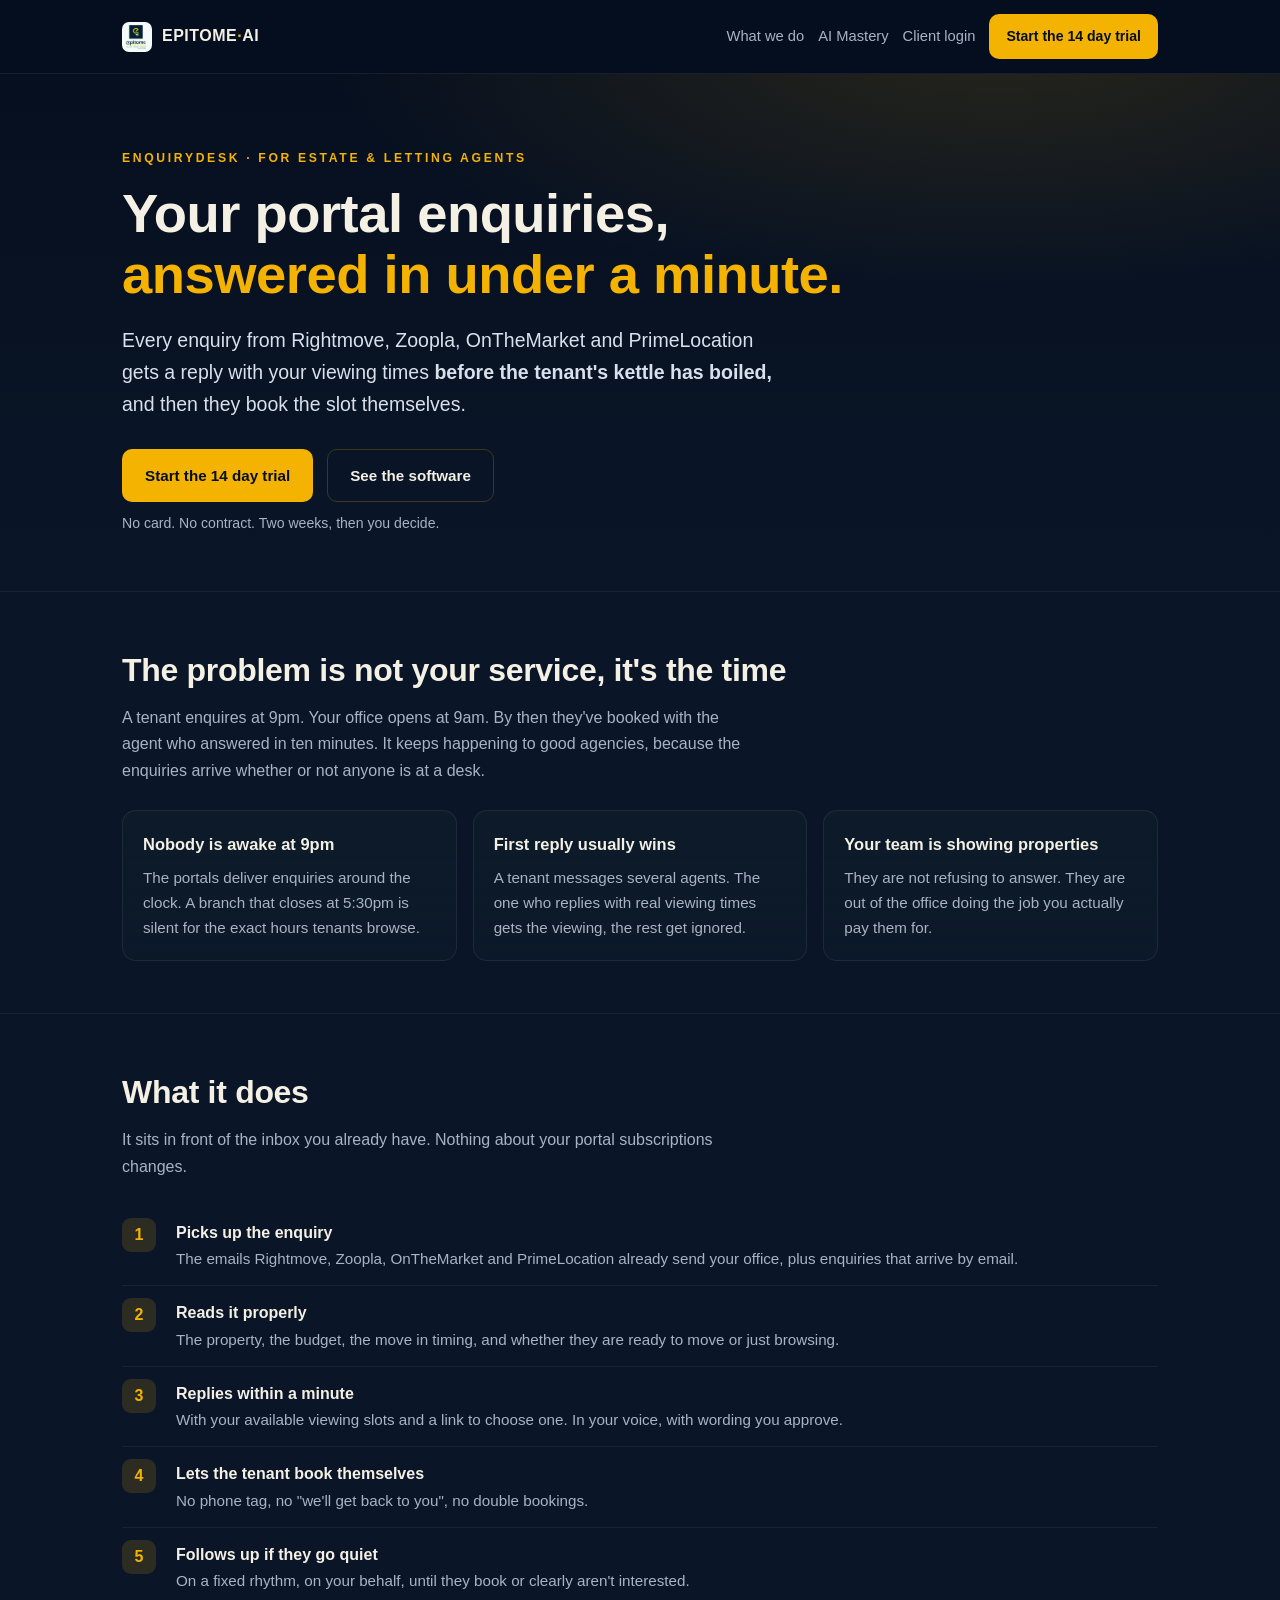
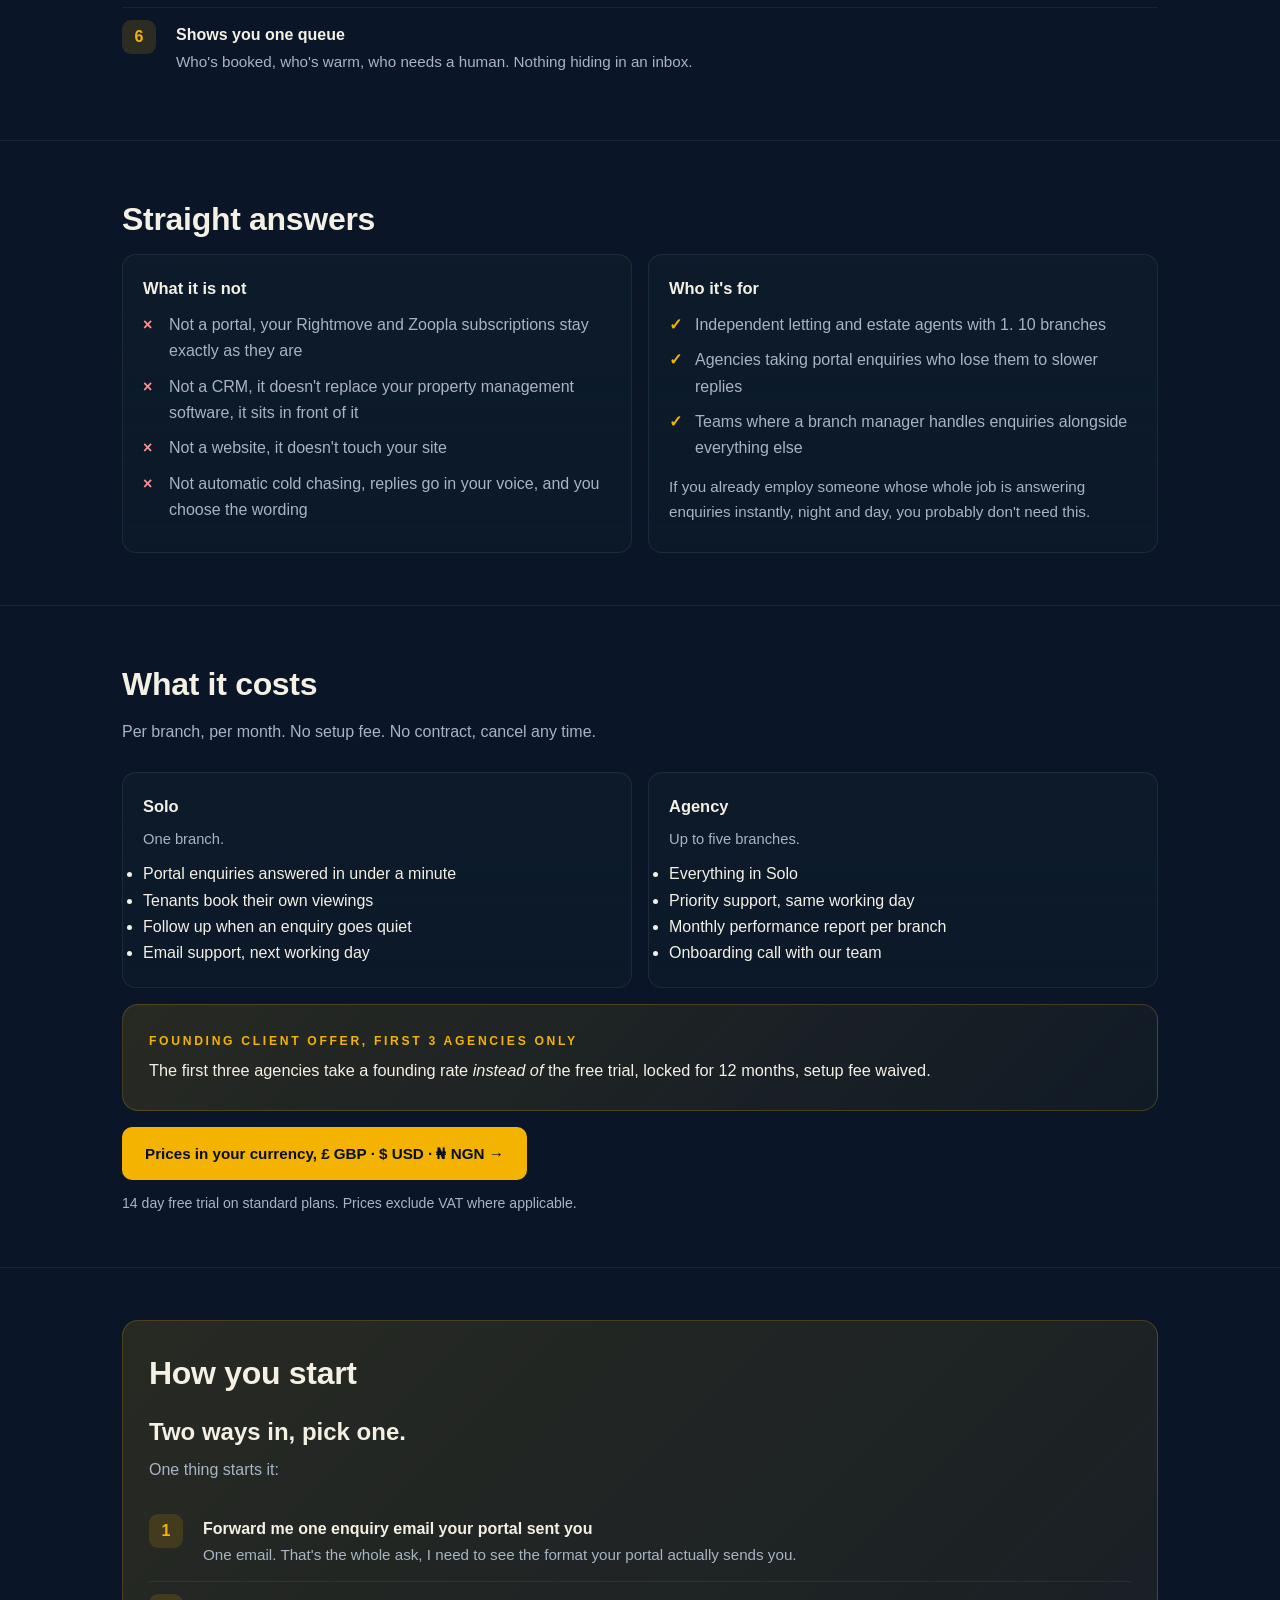
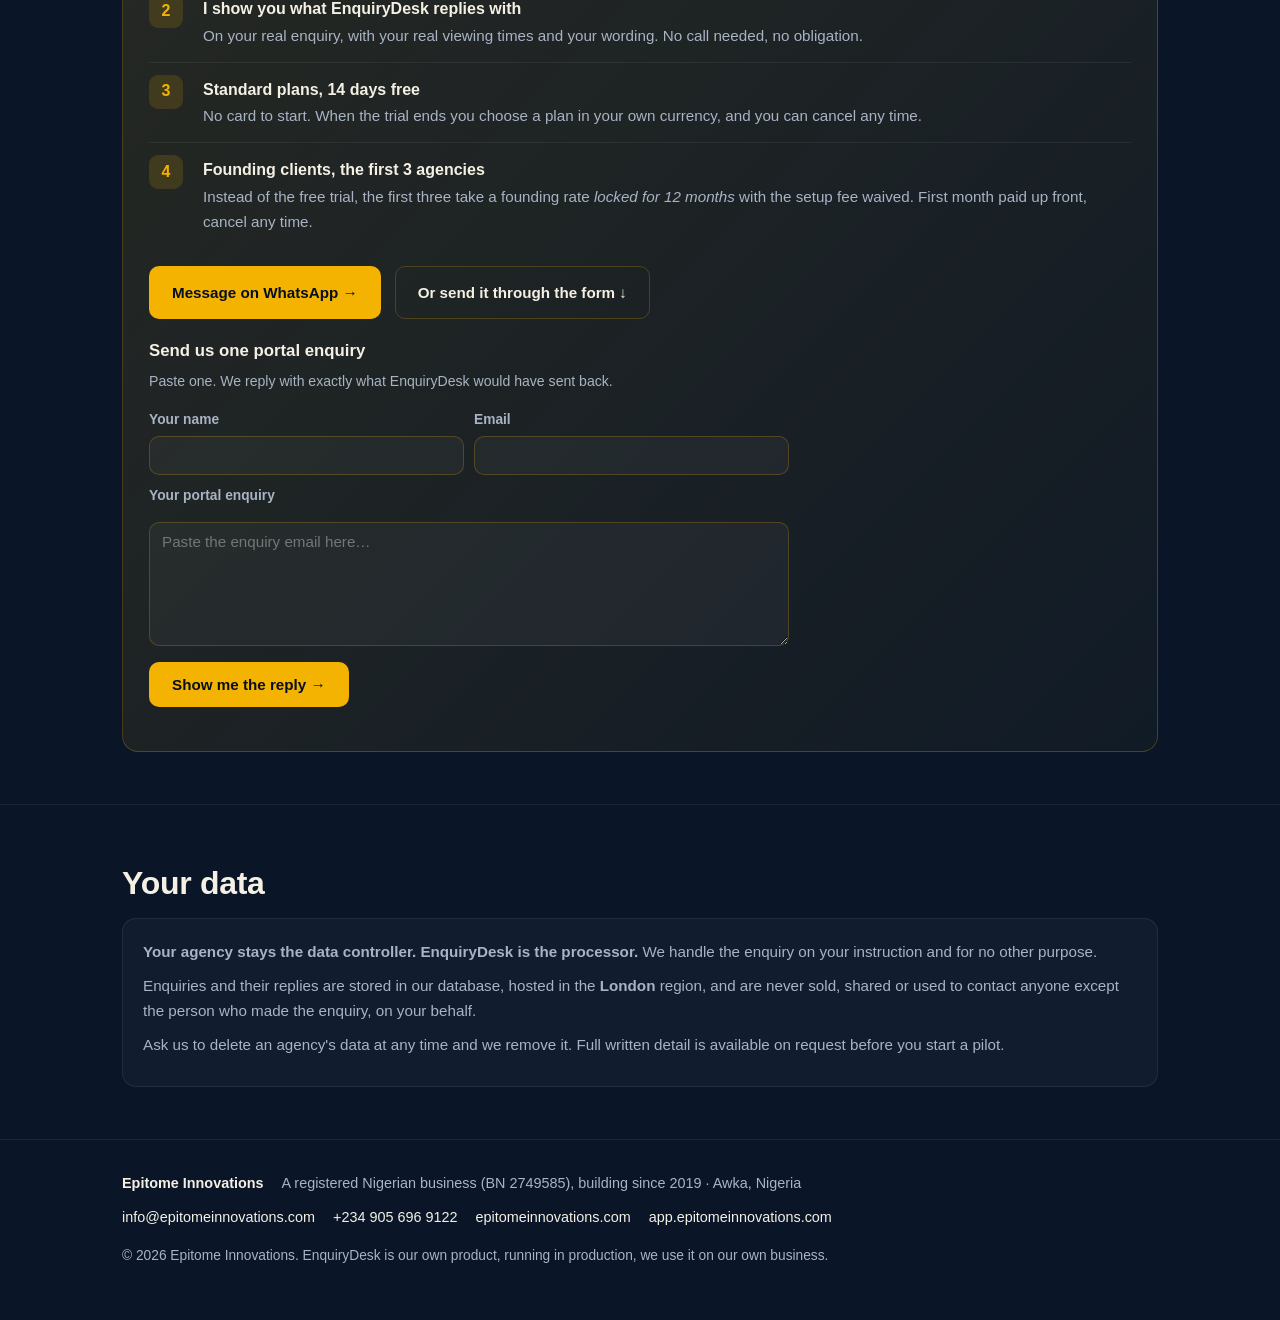
<file: enquirydesk/index.html>
<!DOCTYPE html>
<html lang="en">
<head>
<meta charset="UTF-8" />
<meta name="viewport" content="width=device width, initial scale=1.0" />
<title>EnquiryDesk, portal enquiries answered in under a minute | Epitome Innovations</title>
<meta name="description" content="EnquiryDesk answers your Rightmove, Zoopla, OnTheMarket and PrimeLocation enquiries in under a minute and lets tenants book their own viewing. 14 day free trial. Built by Epitome Innovations." />
<link rel="icon" type="image/jpeg" href="../images/epitome-logo.jpg" />
<meta property="og:title" content="EnquiryDesk, your portal enquiries, answered in under a minute" />
<meta property="og:description" content="Answers Rightmove, Zoopla, OnTheMarket and PrimeLocation enquiries in under a minute, then lets the tenant book their own viewing. 14 day free trial." />
<meta property="og:type" content="website" />
<style>
:root{
 --navy-950:#060f1f; --navy-900:#0a1628; --navy-800:#0d1b2a; --navy-700:#14243c;
 --gold:#f5b301; --gold-bright:#ffc928; --cream:#f4f0e4; --muted:#a8b3c4;
 --line:rgba(245,179,1,.22);
 }
 *{margin:0;padding:0;box-sizing:border-box}
 body{font-family:"Segoe UI","Helvetica Neue", Arial, sans-serif;background:var(--navy-900);
 color:var(--cream);line-height:1.65;overflow-x:hidden}
 .gold{color:var(--gold)}
 a{color:var(--gold);text-decoration:none}
 .wrap{max-width:1080px;margin:0 auto;padding:0 22px}
 /* nav */
 nav{position:sticky;top:0;z-index:20;background:rgba(6,15,31,.92);backdrop-filter:blur(10px);
 border-bottom:1px solid rgba(255,255,255,.07)}
 nav .inner{max-width:1080px;margin:0 auto;padding:14px 22px;display:flex;align-items:center;gap:14px;flex-wrap:wrap}
 nav .brand{display:flex;align-items:center;gap:10px;font-weight:700;letter-spacing:.5px;color:var(--cream)}
 nav .brand img{width:30px;height:30px;border-radius:7px;object-fit:cover}
 nav .spacer{flex:1}
 nav a.plain{color:var(--muted);font-size:.92rem}
 nav a.plain:hover{color:var(--cream)}
 .btn{display:inline-block;padding:13px 22px;border-radius:10px;font-weight:700;font-size:.95rem;
 border:1px solid transparent;transition:transform .15s ease, background .15s ease}
 .btn:hover{transform:translateY(-1px)}
 .btn--gold{background:var(--gold);color:var(--navy-950)}
 /* On a phone the product nav keeps only what matters: the way home and the trial button. */
 @media (max-width:700px){
 nav .inner{gap:10px}
 nav a.plain{display:none}
 nav .brand span{font-size:.9rem}
 nav .btn--sm{padding:9px 14px;font-size:.88rem}
 }
 .btn--gold:hover{background:var(--gold-bright)}
 .btn--ghost{border-color:var(--line);color:var(--cream)}
 .btn--ghost:hover{background:rgba(245,179,1,.08)}
 .btn--sm{padding:10px 16px;font-size:.88rem}
 /* hero */
 header.hero{padding:74px 0 56px;background:
 radial-gradient(1100px 420px at 78% -8%, rgba(245,179,1,.14), transparent 62%),
 linear-gradient(180deg, var(--navy-950), var(--navy-900))}
 .eyebrow{color:var(--gold);font-size:.76rem;letter-spacing:.22em;text-transform:uppercase;font-weight:700}
 h1{font-size:clamp(2rem,5.4vw,3.4rem);line-height:1.12;margin:16px 0 18px;letter-spacing:-.5px}
 .lede{font-size:clamp(1.02rem,2.2vw,1.22rem);color:#d9e0ec;max-width:60ch}
 .cta-row{display:flex;gap:14px;flex-wrap:wrap;margin:28px 0 10px}
 .micro{color:var(--muted);font-size:.88rem}
 .demo-form{display:grid;gap:10px;max-width:640px;margin:0 0 8px}
 .demo-form__row{display:grid;grid-template-columns:1fr 1fr;gap:10px}
 .demo-form label{font-size:.86rem;color:var(--muted);font-weight:600}
 .demo-form input,.demo-form textarea{width:100%;margin-top:4px;background:rgba(255,255,255,.04);
 border:1px solid var(--line);border-radius:10px;padding:10px 12px;color:var(--cream);
 font-family:inherit;font-size:.95rem}
 .demo-form input:focus,.demo-form textarea:focus{outline:none;border-color:var(--gold)}
 .demo-form .btn{justify-self:start;margin-top:6px}
 @media(max-width:640px){.demo-form__row{grid-template-columns:1fr}}
 /* sections */
 section{padding:52px 0;border-top:1px solid rgba(255,255,255,.06)}
 h2{font-size:clamp(1.4rem,3.1vw,2rem);margin-bottom:8px;letter-spacing:-.3px}
 .sub{color:var(--muted);margin-bottom:26px;max-width:70ch}
 .grid{display:grid;gap:16px;grid-template-columns:repeat(auto-fit, minmax(280px,1fr))}
 .card{background:linear-gradient(180deg, var(--navy-800), rgba(13,27,42,.6));
 border:1px solid rgba(255,255,255,.07);border-radius:14px;padding:20px}
 .card h3{font-size:1.03rem;margin-bottom:7px}
 .card p{color:var(--muted);font-size:.95rem}
 ol.steps{list-style:none;counter-reset:s}
 ol.steps li{counter-increment:s;position:relative;padding:14px 0 14px 54px;border-bottom:1px solid rgba(255,255,255,.06)}
 ol.steps li:last-child{border-bottom:0}
 ol.steps li::before{content:counter(s);position:absolute;left:0;top:12px;width:34px;height:34px;
 border-radius:9px;background:rgba(245,179,1,.14);color:var(--gold);font-weight:700;
 display:flex;align-items:center;justify-content:center}
 ol.steps strong{color:var(--cream)}
 ol.steps span{display:block;color:var(--muted);font-size:.95rem}
 .two{display:grid;gap:16px;grid-template-columns:repeat(auto-fit, minmax(300px,1fr))}
 .not ul,.yes ul{list-style:none;margin-top:10px}
 .not li,.yes li{position:relative;padding-left:26px;margin-bottom:9px;color:var(--muted)}
 .not li::before{content:"×";position:absolute;left:0;color:#ff8f8f;font-weight:700}
 .yes li::before{content:"✓";position:absolute;left:0;color:var(--gold);font-weight:700}
 /* pilot block */
 .pilot{background:linear-gradient(135deg, rgba(245,179,1,.13), rgba(245,179,1,.03));
 border:1px solid var(--line);border-radius:16px;padding:26px}
 .pilot h2{margin-bottom:12px}
 .pilot .big{font-size:1.5rem;font-weight:800;color:var(--cream);margin-bottom:6px}
 /* data note */
 .data{background:rgba(255,255,255,.03);border:1px solid rgba(255,255,255,.07);border-radius:14px;padding:20px}
 .data p{color:var(--muted);font-size:.95rem;margin-bottom:9px}
 footer{border-top:1px solid rgba(255,255,255,.08);padding:32px 0 52px;color:var(--muted);font-size:.9rem}
 footer .row{display:flex;gap:18px;flex-wrap:wrap;align-items:center}
 footer a{color:var(--cream)}
</style>
</head>
<body>

<nav>
 <div class="inner">
 <a class="brand" href="../"><img src="../images/epitome-logo.jpg" alt="Epitome Innovations" /><span>EPITOME<span class="gold">·</span>AI</span></a>
 <span class="spacer"></span>
 <a class="plain" href="../#pillars">What we do</a>
 <a class="plain" href="https://victorkehinde.github.io/epitome-ai-mastery/">AI Mastery</a>
 <a class="plain" href="https://app.epitomeinnovations.com" target="_blank" rel="noopener">Client login</a>
 <a class="btn btn--gold btn--sm" href="#pilot">Start the 14 day trial</a>
 </div>
</nav>

<header class="hero">
 <div class="wrap">
 <p class="eyebrow">Enquirydesk · for estate &amp; letting agents</p>
 <h1>Your portal enquiries,<br /><span class="gold">answered in under a minute.</span></h1>
 <p class="lede">
 Every enquiry from Rightmove, Zoopla, OnTheMarket and PrimeLocation gets a reply with your viewing
 times <strong>before the tenant's kettle has boiled,</strong> and then they book the slot themselves.
 </p>
 <div class="cta-row">
 <a class="btn btn--gold" href="#pilot">Start the 14 day trial</a>
 <a class="btn btn--ghost" href="https://app.epitomeinnovations.com" target="_blank" rel="noopener">See the software</a>
 </div>
 <p class="micro">No card. No contract. Two weeks, then you decide.</p>
 </div>
</header>

<section>
 <div class="wrap">
 <h2>The problem is not your service, it's the time</h2>
 <p class="sub">
 A tenant enquires at 9pm. Your office opens at 9am. By then they've booked with the agent who
 answered in ten minutes. It keeps happening to good agencies, because the enquiries arrive whether
 or not anyone is at a desk.
 </p>
 <div class="grid">
 <div class="card"><h3>Nobody is awake at 9pm</h3><p>The portals deliver enquiries around the clock. A branch that closes at 5:30pm is silent for the exact hours tenants browse.</p></div>
 <div class="card"><h3>First reply usually wins</h3><p>A tenant messages several agents. The one who replies with real viewing times gets the viewing, the rest get ignored.</p></div>
 <div class="card"><h3>Your team is showing properties</h3><p>They are not refusing to answer. They are out of the office doing the job you actually pay them for.</p></div>
 </div>
 </div>
</section>

<section>
 <div class="wrap">
 <h2>What it does</h2>
 <p class="sub">It sits in front of the inbox you already have. Nothing about your portal subscriptions changes.</p>
 <ol class="steps">
 <li><strong>Picks up the enquiry</strong><span>The emails Rightmove, Zoopla, OnTheMarket and PrimeLocation already send your office, plus enquiries that arrive by email.</span></li>
 <li><strong>Reads it properly</strong><span>The property, the budget, the move in timing, and whether they are ready to move or just browsing.</span></li>
 <li><strong>Replies within a minute</strong><span>With your available viewing slots and a link to choose one. In your voice, with wording you approve.</span></li>
 <li><strong>Lets the tenant book themselves</strong><span>No phone tag, no "we'll get back to you", no double bookings.</span></li>
 <li><strong>Follows up if they go quiet</strong><span>On a fixed rhythm, on your behalf, until they book or clearly aren't interested.</span></li>
 <li><strong>Shows you one queue</strong><span>Who's booked, who's warm, who needs a human. Nothing hiding in an inbox.</span></li>
 </ol>
 </div>
</section>

<section>
 <div class="wrap">
 <h2>Straight answers</h2>
 <div class="two">
 <div class="card not">
 <h3>What it is not</h3>
 <ul>
 <li>Not a portal, your Rightmove and Zoopla subscriptions stay exactly as they are</li>
 <li>Not a CRM, it doesn't replace your property management software, it sits in front of it</li>
 <li>Not a website, it doesn't touch your site</li>
 <li>Not automatic cold chasing, replies go in your voice, and you choose the wording</li>
 </ul>
 </div>
 <div class="card yes">
 <h3>Who it's for</h3>
 <ul>
 <li>Independent letting and estate agents with 1. 10 branches</li>
 <li>Agencies taking portal enquiries who lose them to slower replies</li>
 <li>Teams where a branch manager handles enquiries alongside everything else</li>
 </ul>
 <p style="margin-top:12px;color:var(--muted);font-size:.95rem">
 If you already employ someone whose whole job is answering enquiries instantly, night and day,
 you probably don't need this.
 </p>
 </div>
 </div>
 </div>
</section>

<section>
 <div class="wrap">
 <h2>What it costs</h2>
 <p class="sub">Per branch, per month. No setup fee. No contract, cancel any time.</p>
 <div class="two">
 <div class="card">
 <h3>Solo</h3>
 <p style="color:var(--muted);font-size:.92rem;margin-bottom:10px">One branch.</p>
 <ul>
 <li>Portal enquiries answered in under a minute</li>
 <li>Tenants book their own viewings</li>
 <li>Follow up when an enquiry goes quiet</li>
 <li>Email support, next working day</li>
 </ul>
 </div>
 <div class="card">
 <h3>Agency</h3>
 <p style="color:var(--muted);font-size:.92rem;margin-bottom:10px">Up to five branches.</p>
 <ul>
 <li>Everything in Solo</li>
 <li>Priority support, same working day</li>
 <li>Monthly performance report per branch</li>
 <li>Onboarding call with our team</li>
 </ul>
 </div>
 </div>
 <div class="pilot" style="margin-top:16px">
 <p class="eyebrow" style="margin-bottom:6px">Founding client offer, first 3 agencies only</p>
 <p style="color:var(--cream);font-size:1.02rem">
 The first three agencies take a founding rate <em>instead of</em> the free trial, locked for 12 months, setup fee waived.
 </p>
 </div>
 <div class="cta-row" style="margin-top:16px">
 <a class="btn btn--gold" href="https://app.epitomeinnovations.com/pricing">Prices in your currency, &pound; GBP &middot; $ USD &middot; &#8358; NGN &rarr;</a>
 </div>
 <p class="micro" style="margin-top:12px">
 14 day free trial on standard plans. Prices exclude VAT where applicable.
 </p>
 </div>
</section>

<section>
 <div class="wrap">
 <div class="pilot" id="pilot">
 <h2>How you start</h2>
 <p class="big">Two ways in, pick one.</p>
 <p class="sub" style="margin-bottom:18px">
 One thing starts it:
 </p>
 <ol class="steps" style="margin-bottom:18px">
 <li><strong>Forward me one enquiry email your portal sent you</strong><span>One email. That's the whole ask, I need to see the format your portal actually sends you.</span></li>
 <li><strong>I show you what EnquiryDesk replies with</strong><span>On your real enquiry, with your real viewing times and your wording. No call needed, no obligation.</span></li>
 <li><strong>Standard plans, 14 days free</strong><span>No card to start. When the trial ends you choose a plan in your own currency, and you can cancel any time.</span></li>
 <li><strong>Founding clients, the first 3 agencies</strong><span>Instead of the free trial, the first three take a founding rate <em>locked for 12 months</em> with the setup fee waived. First month paid up front, cancel any time.</span></li>
 </ol>
 <div class="cta-row" style="margin:0 0 14px">
 <a class="btn btn--gold" href="https://wa.me/2349056969122?text=Hi%20Victor%20%E2%80%94%20please%20show%20me%20EnquiryDesk%20on%20one%20of%20our%20portal%20enquiries." target="_blank" rel="noopener">Message on WhatsApp &rarr;</a>
 <a class="btn btn--ghost" href="#demo">Or send it through the form &darr;</a>
 </div>

 <h3 id="demo" style="font-size:1.05rem;margin:18px 0 6px">Send us one portal enquiry</h3>
 <p class="micro" style="margin:0 0 12px">
 Paste one. We reply with exactly what EnquiryDesk would have sent back.
 </p>
 <form class="demo-form" id="demo-form" novalidate>
 <!-- Honeypot: hidden from people, irresistible to bots. Filled = silently dropped. -->
 <div aria-hidden="true" style="position:absolute;left:-9999px;top:auto;width:1px;height:1px;overflow:hidden">
 <label for="d-website">Website</label>
 <input id="d-website" name="website" type="text" tabindex="-1" autocomplete="off">
 </div>
 <div class="demo-form__row">
 <div>
 <label for="d-name">Your name</label>
 <input id="d-name" name="name" type="text" autocomplete="name" required>
 </div>
 <div>
 <label for="d-email">Email</label>
 <input id="d-email" name="email" type="email" autocomplete="email" required>
 </div>
 </div>
 <label for="d-paste">Your portal enquiry</label>
 <textarea id="d-paste" name="message" rows="6" placeholder="Paste the enquiry email here…" required></textarea>
 <button class="btn btn--gold" type="submit" id="d-send">Show me the reply &rarr;</button>
 <p class="micro" id="d-status" role="status"></p>
 </form>
 </div>
 </div>
</section>

<section>
 <div class="wrap">
 <h2>Your data</h2>
 <div class="data">
 <p><strong>Your agency stays the data controller. EnquiryDesk is the processor.</strong> We handle the enquiry on your instruction and for no other purpose.</p>
 <p>Enquiries and their replies are stored in our database, hosted in the <strong>London</strong> region, and are never sold, shared or used to contact anyone except the person who made the enquiry, on your behalf.</p>
 <p>Ask us to delete an agency's data at any time and we remove it. Full written detail is available on request before you start a pilot.</p>
 </div>
 </div>
</section>

<footer>
 <div class="wrap">
 <div class="row">
 <strong style="color:var(--cream)">Epitome Innovations</strong>
 <span>A registered Nigerian business (BN 2749585), building since 2019 · Awka, Nigeria</span>
 </div>
 <div class="row" style="margin-top:10px">
 <a href="mailto:info@epitomeinnovations.com">info@epitomeinnovations.com</a>
 <a href="https://wa.me/2349056969122" target="_blank" rel="noopener">+234 905 696 9122</a>
 <a href="../">epitomeinnovations.com</a>
 <a href="https://app.epitomeinnovations.com" target="_blank" rel="noopener">app.epitomeinnovations.com</a>
 </div>
 <p style="margin-top:16px;color:var(--muted);font-size:.86rem">
 © <span id="y">2026</span> Epitome Innovations. EnquiryDesk is our own product, running in production, we use it on our own business.
 </p>
 </div>
</footer>
<script>document.getElementById('y').textContent = new Date().getFullYear();</script>
<script>
/* The paste-an-enquiry form. It goes straight into EnquiryDesk, so the demo request is an
 enquiry in our own pipeline — no mail app, no dependency on the device. */
(function () {
 var form = document.getElementById('demo-form');
 if (!form) return;
 var status = document.getElementById('d-status');
 var btn = document.getElementById('d-send');

 form.addEventListener('submit', function (e) {
 e.preventDefault();
 var name = document.getElementById('d-name').value.trim();
 var email = document.getElementById('d-email').value.trim();
 var pasted = document.getElementById('d-paste').value.trim();

 if (!name || !email || pasted.length < 20) {
 status.textContent = 'Please add your name, your email, and the enquiry you want answered.';
 return;
 }

 btn.disabled = true;
 btn.textContent = 'Sending…';
 status.textContent = '';

 fetch('https://app.epitomeinnovations.com/api/web-form', {
 method: 'POST',
 headers: { 'Content-Type': 'application/json' },
 body: JSON.stringify({
 name: name,
 email: email,
 need: 'EnquiryDesk demo, portal enquiry pasted',
 website: (document.getElementById('d-website') || {}).value || '',
 message: pasted
 })
 })
 .then(function (r) { return r.json().catch(function () { return {}; }); })
 .then(function (res) {
 if (res && res.ok) {
 form.innerHTML = '<p style="color:var(--cream);font-size:1rem;line-height:1.6">' +
 '<strong>Got it.</strong> We will come back to you with exactly how EnquiryDesk ' +
 'would have answered that enquiry.</p>';
 return;
 }
 throw new Error('failed');
 })
 .catch(function () {
 btn.disabled = false;
 btn.textContent = 'Show me the reply →';
 status.textContent = 'That did not send. Message us on WhatsApp and we will pick it up from there.';
 });
 });
})();
</script>
</body>
</html>
</file>
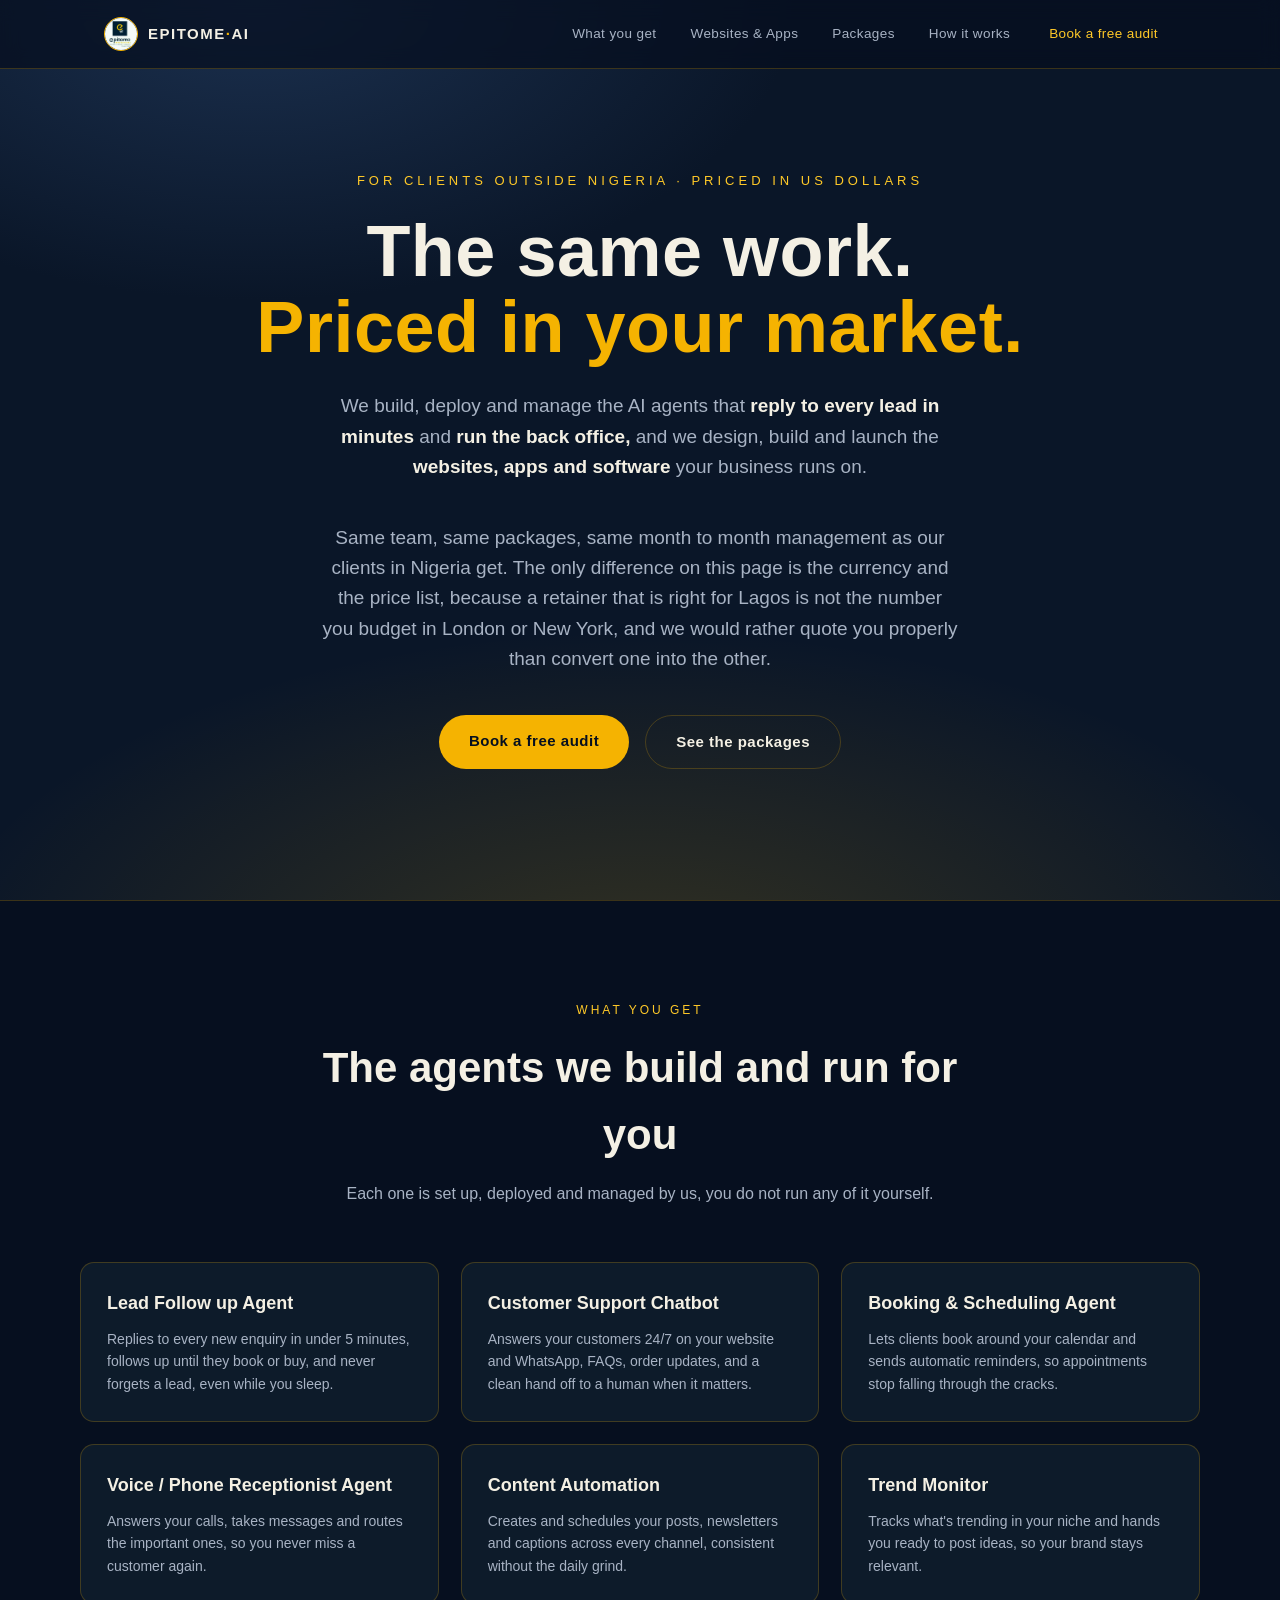
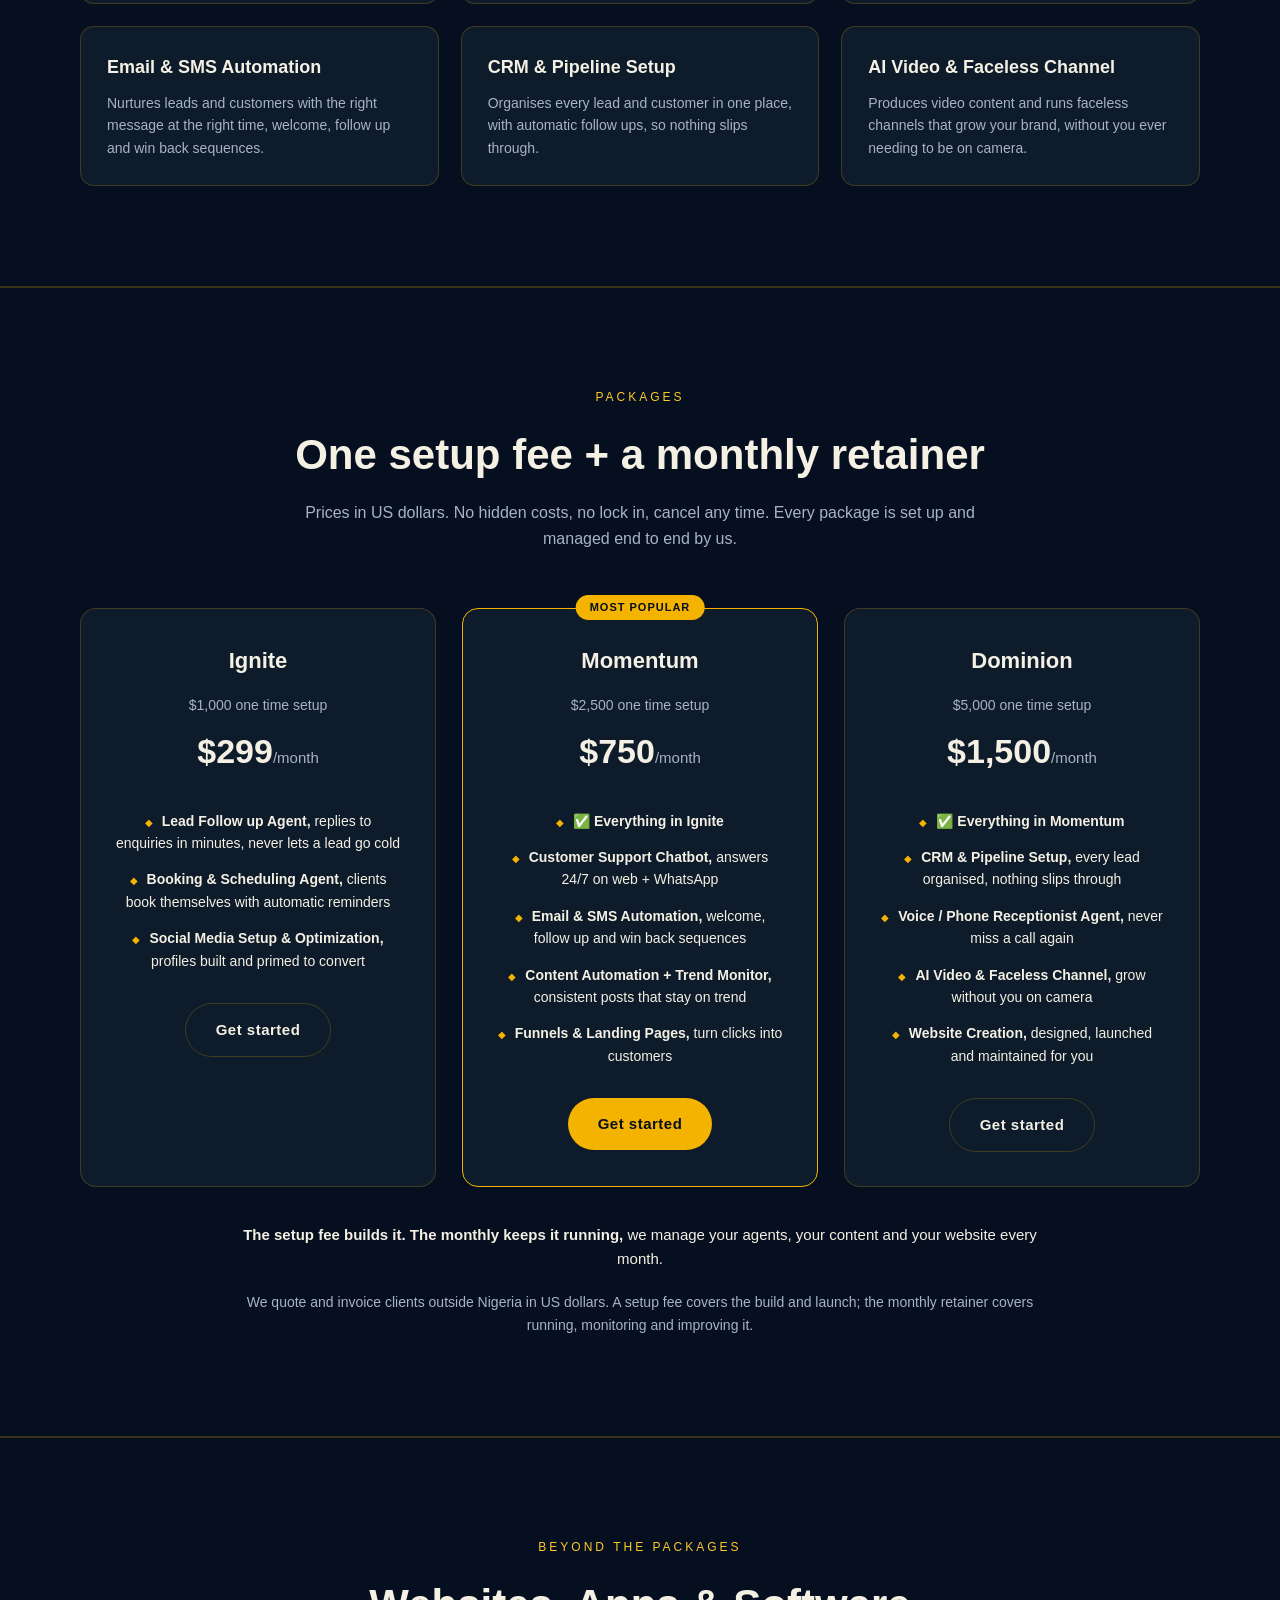
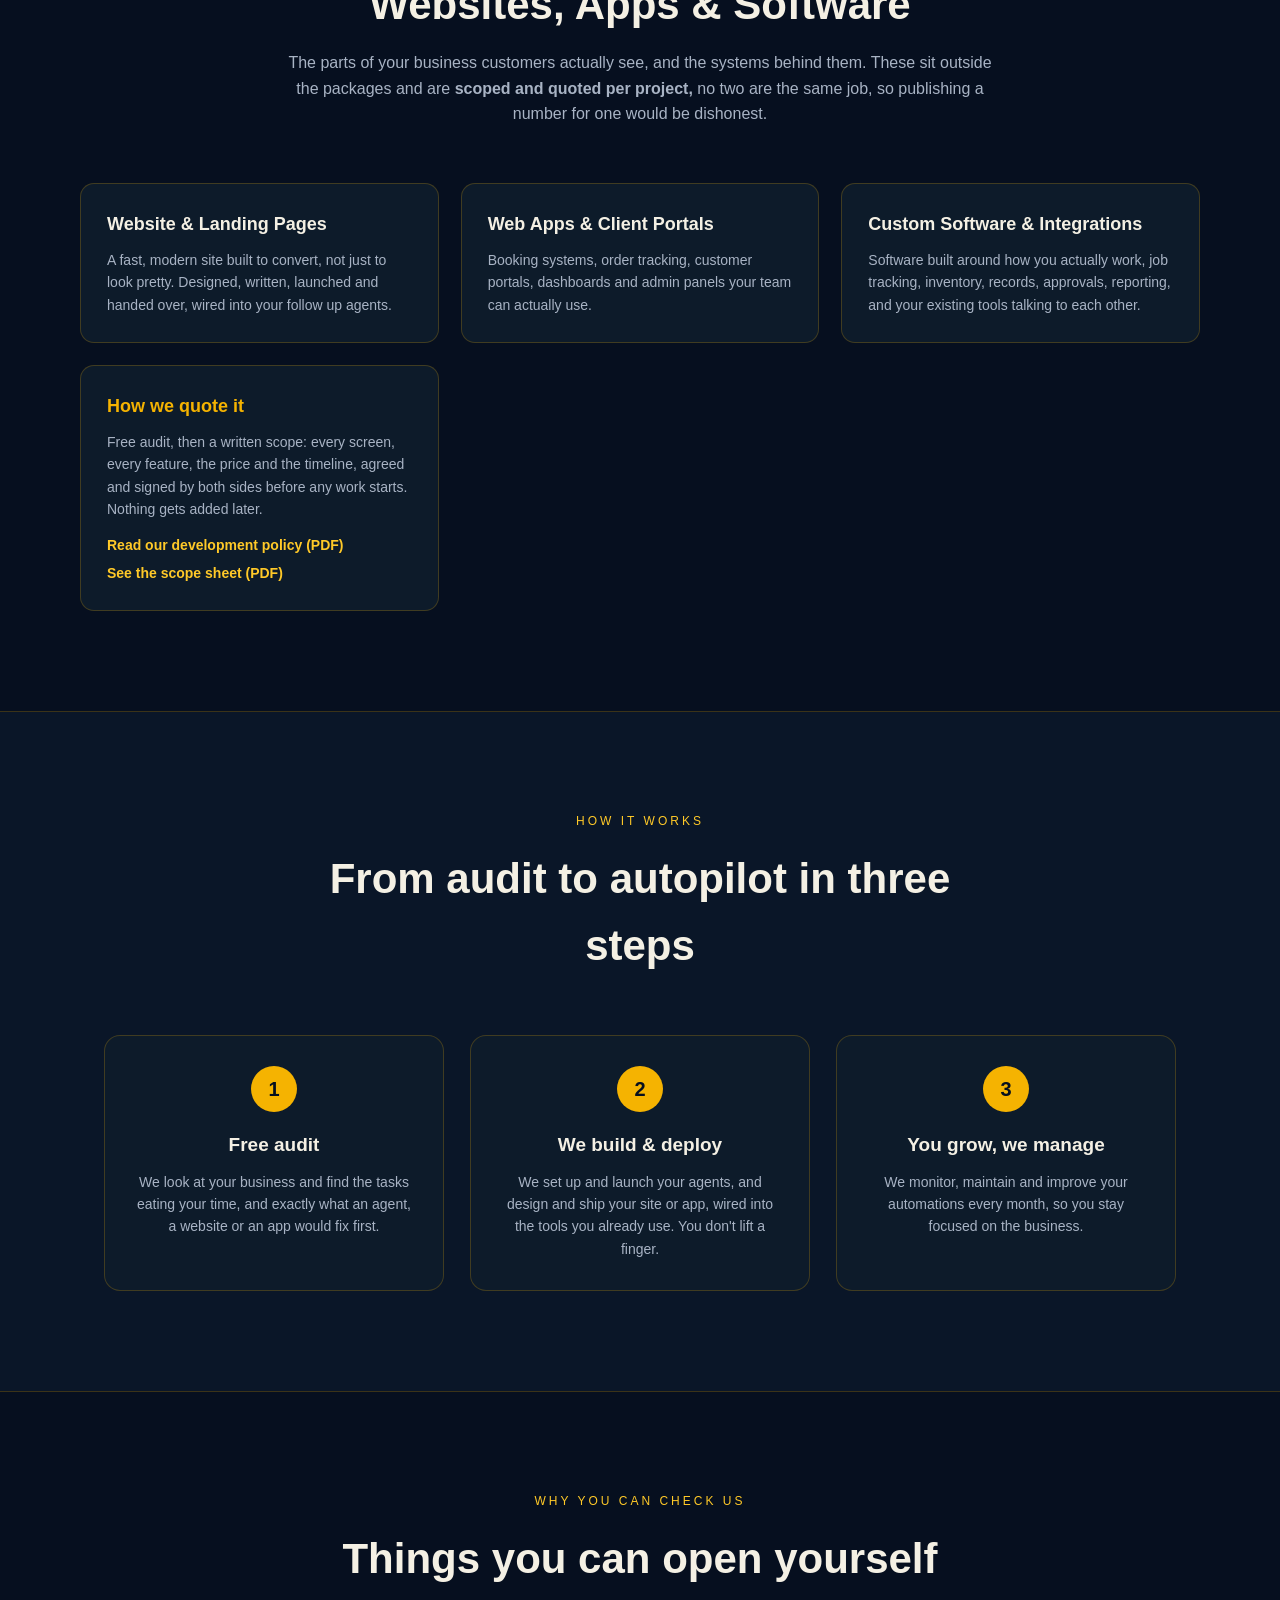
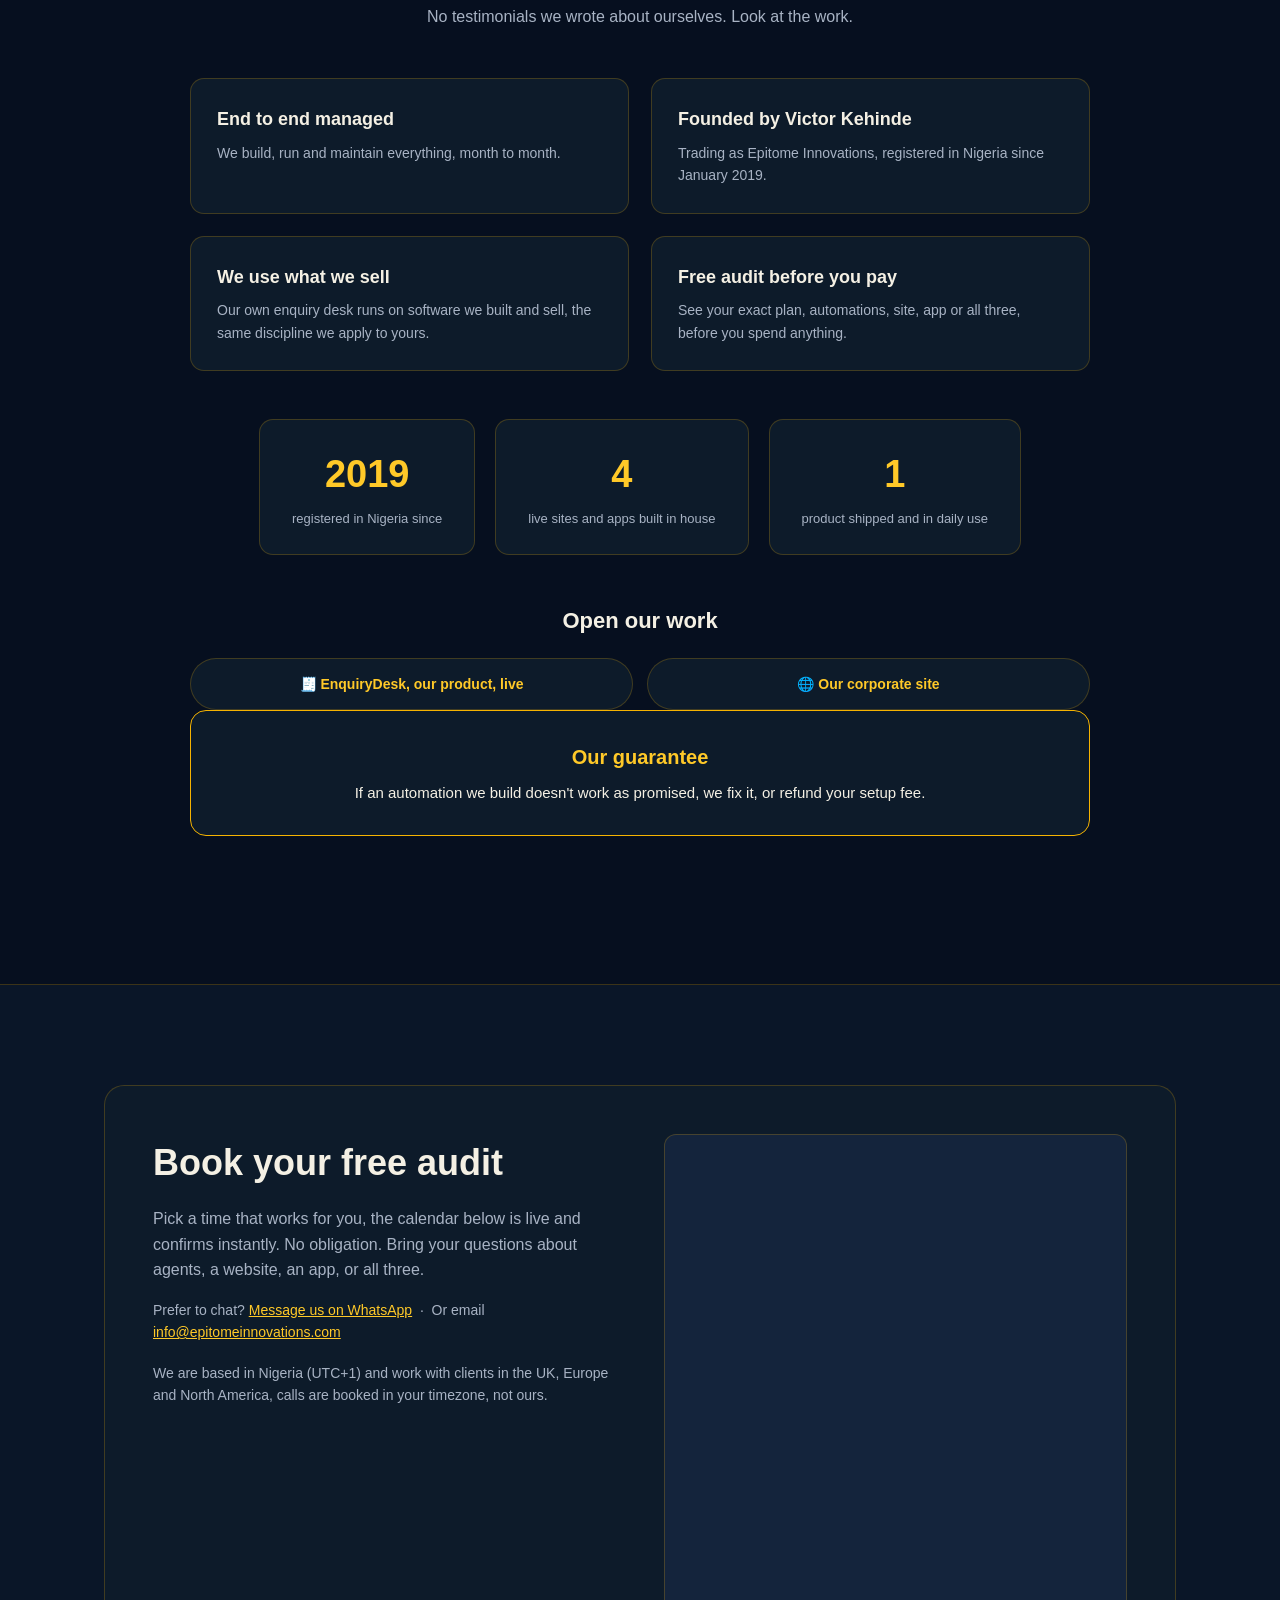
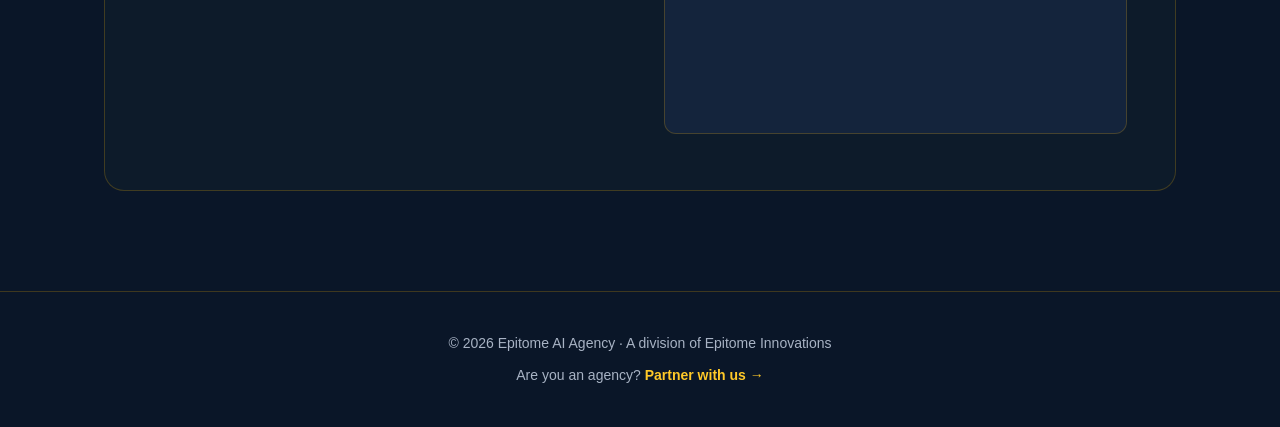
<file: international.html>
<!DOCTYPE html>
<html lang="en">
<head>
 <meta charset="UTF-8" />
 <meta name="viewport" content="width=device width, initial scale=1.0" />
 <title>Epitome AI Agency, International · AI Agents, Websites &amp; Apps, priced in USD</title>
 <meta name="description" content="For clients outside Nigeria: AI agents and automation set up and managed month to month, plus websites, apps and custom software. Packages priced in US dollars; bespoke work quoted per project." />
 <link rel="stylesheet" href="css/styles.css" />
 <link rel="icon" type="image/jpeg" href="images/epitome-logo.jpg" />
 <!-- If JS is blocked or fails, the .reveal elements would stay invisible forever. -->
 <noscript><style>.reveal{opacity:1!important;transform:none!important}</style></noscript>
</head>
<body>

 <a class="skip" href="#main">Skip to content</a>

 <!-- ===== NAV ===== -->
 <nav class="nav" id="nav" aria-label="Main navigation">
 <div class="nav__inner">
 <a class="nav__brand" href="#top">
 <img src="images/epitome-logo.jpg" alt="Epitome AI Agency logo" />
 <span>EPITOME<span class="gold">·</span>AI</span>
 </a>
 <ul class="nav__links">
 <li><a href="#agents">What you get</a></li>
 <li><a href="#build">Websites &amp; Apps</a></li>
 <li><a href="#pricing">Packages</a></li>
 <li><a href="#how">How it works</a></li>
 <li><a href="#book" class="nav__cta">Book a free audit</a></li>
 </ul>
 </div>
 </nav>

 <main id="main">

 <!-- ===== HERO ===== -->
 <header class="hero" id="top">
 <div class="hero__bg"></div>
 <div class="hero__content">
 <p class="hero__eyebrow reveal">FOR CLIENTS OUTSIDE NIGERIA · PRICED IN US DOLLARS</p>
 <h1 class="hero__title reveal">The same work.<br /><span class="gold">Priced in your market.</span></h1>
 <p class="hero__sub reveal">
 We build, deploy and manage the AI agents that <strong>reply to every lead in minutes</strong>
 and <strong>run the back office,</strong> and we design, build and launch the
 <strong>websites, apps and software</strong> your business runs on.
 </p>
 <p class="hero__sub reveal">
 Same team, same packages, same month to month management as our clients in Nigeria get.
 The only difference on this page is the currency and the price list, because a retainer
 that is right for Lagos is not the number you budget in London or New York, and we would
 rather quote you properly than convert one into the other.
 </p>
 <div class="hero__cta reveal">
 <a class="btn btn--gold" href="#book">Book a free audit</a>
 <a class="btn btn--ghost" href="#pricing">See the packages</a>
 </div>
 </div>
 </header>

 <!-- ===== WHAT YOU GET ===== -->
 <section class="agents" id="agents">
 <div class="section-head reveal">
 <p class="section-head__eyebrow">What you get</p>
 <h2 class="section-head__title">The agents we build and run for you</h2>
 <p class="section-head__sub">Each one is set up, deployed and managed by us, you do not run any of it yourself.</p>
 </div>

 <div class="agents__grid">
 <article class="agent reveal">
 <h3>Lead Follow up Agent</h3>
 <p>Replies to every new enquiry in under 5 minutes, follows up until they book or buy, and never forgets a lead, even while you sleep.</p>
 </article>
 <article class="agent reveal">
 <h3>Customer Support Chatbot</h3>
 <p>Answers your customers 24/7 on your website and WhatsApp, FAQs, order updates, and a clean hand off to a human when it matters.</p>
 </article>
 <article class="agent reveal">
 <h3>Booking &amp; Scheduling Agent</h3>
 <p>Lets clients book around your calendar and sends automatic reminders, so appointments stop falling through the cracks.</p>
 </article>
 <article class="agent reveal">
 <h3>Voice / Phone Receptionist Agent</h3>
 <p>Answers your calls, takes messages and routes the important ones, so you never miss a customer again.</p>
 </article>
 <article class="agent reveal">
 <h3>Content Automation</h3>
 <p>Creates and schedules your posts, newsletters and captions across every channel, consistent without the daily grind.</p>
 </article>
 <article class="agent reveal">
 <h3>Trend Monitor</h3>
 <p>Tracks what's trending in your niche and hands you ready to post ideas, so your brand stays relevant.</p>
 </article>
 <article class="agent reveal">
 <h3>Email &amp; SMS Automation</h3>
 <p>Nurtures leads and customers with the right message at the right time, welcome, follow up and win back sequences.</p>
 </article>
 <article class="agent reveal">
 <h3>CRM &amp; Pipeline Setup</h3>
 <p>Organises every lead and customer in one place, with automatic follow ups, so nothing slips through.</p>
 </article>
 <article class="agent reveal">
 <h3>AI Video &amp; Faceless Channel</h3>
 <p>Produces video content and runs faceless channels that grow your brand, without you ever needing to be on camera.</p>
 </article>
 </div>
 </section>

 <!-- ===== PACKAGES ===== -->
 <section class="pricing" id="pricing">
 <div class="section-head reveal">
 <p class="section-head__eyebrow">Packages</p>
 <h2 class="section-head__title">One setup fee + a monthly retainer</h2>
 <p class="section-head__sub">
 Prices in US dollars. No hidden costs, no lock in, cancel any time. Every package is set
 up and managed end to end by us.
 </p>
 </div>

 <div class="pricing__grid">
 <div class="price reveal">
 <h3>Ignite</h3>
 <p class="price__setup">$1,000 one time setup</p>
 <p class="price__monthly"><span>$299</span>/month</p>
 <ul class="bundle__list">
 <li><strong>Lead Follow up Agent,</strong> replies to enquiries in minutes, never lets a lead go cold</li>
 <li><strong>Booking &amp; Scheduling Agent,</strong> clients book themselves with automatic reminders</li>
 <li><strong>Social Media Setup &amp; Optimization,</strong> profiles built and primed to convert</li>
 </ul>
 <a class="btn btn--ghost" href="#book">Get started</a>
 </div>

 <div class="price price--popular reveal">
 <div class="price__badge">Most popular</div>
 <h3>Momentum</h3>
 <p class="price__setup">$2,500 one time setup</p>
 <p class="price__monthly"><span>$750</span>/month</p>
 <ul class="bundle__list">
 <li>✅ <strong>Everything in Ignite</strong></li>
 <li><strong>Customer Support Chatbot,</strong> answers 24/7 on web + WhatsApp</li>
 <li><strong>Email &amp; SMS Automation,</strong> welcome, follow up and win back sequences</li>
 <li><strong>Content Automation + Trend Monitor,</strong> consistent posts that stay on trend</li>
 <li><strong>Funnels &amp; Landing Pages,</strong> turn clicks into customers</li>
 </ul>
 <a class="btn btn--gold" href="#book">Get started</a>
 </div>

 <div class="price reveal">
 <h3>Dominion</h3>
 <p class="price__setup">$5,000 one time setup</p>
 <p class="price__monthly"><span>$1,500</span>/month</p>
 <ul class="bundle__list">
 <li>✅ <strong>Everything in Momentum</strong></li>
 <li><strong>CRM &amp; Pipeline Setup,</strong> every lead organised, nothing slips through</li>
 <li><strong>Voice / Phone Receptionist Agent,</strong> never miss a call again</li>
 <li><strong>AI Video &amp; Faceless Channel,</strong> grow without you on camera</li>
 <li><strong>Website Creation,</strong> designed, launched and maintained for you</li>
 </ul>
 <a class="btn btn--ghost" href="#book">Get started</a>
 </div>
 </div>

 <p class="reveal" style="text-align:center;color:var(--cream);font-size:15px;max-width:820px;margin:36px auto 0">
 <strong>The setup fee builds it. The monthly keeps it running,</strong> we manage your
 agents, your content and your website every month.
 </p>

 <p style="text-align:center;color:var(--muted);font-size:14px;max-width:820px;margin:20px auto 0">
 We quote and invoice clients outside Nigeria in US dollars. A setup fee covers the build and
 launch; the monthly retainer covers running, monitoring and improving it.
 </p>
 </section>

 <!-- ===== WEBSITES, APPS & SOFTWARE ===== -->
 <section class="agents" id="build">
 <div class="section-head reveal">
 <p class="section-head__eyebrow">Beyond the packages</p>
 <h2 class="section-head__title">Websites, Apps &amp; Software</h2>
 <p class="section-head__sub">
 The parts of your business customers actually see, and the systems behind them. These sit
 outside the packages and are <strong>scoped and quoted per project,</strong> no two are
 the same job, so publishing a number for one would be dishonest.
 </p>
 </div>

 <div class="agents__grid">
 <article class="agent reveal">
 <h3>Website &amp; Landing Pages</h3>
 <p>A fast, modern site built to convert, not just to look pretty. Designed, written, launched and handed over, wired into your follow up agents.</p>
 </article>
 <article class="agent reveal">
 <h3>Web Apps &amp; Client Portals</h3>
 <p>Booking systems, order tracking, customer portals, dashboards and admin panels your team can actually use.</p>
 </article>
 <article class="agent reveal">
 <h3>Custom Software &amp; Integrations</h3>
 <p>Software built around how you actually work, job tracking, inventory, records, approvals, reporting, and your existing tools talking to each other.</p>
 </article>
 <article class="agent reveal">
 <h3><span class="gold">How we quote it</span></h3>
 <p>Free audit, then a written scope: every screen, every feature, the price and the timeline, agreed and signed by both sides before any work starts. Nothing gets added later.</p>
 <p class="agent__links">
 <a class="bundle__link" href="Epitome-Innovations-App-Development-Policy.pdf" target="_blank" rel="noopener">Read our development policy (PDF)</a>
 <a class="bundle__link" href="Epitome-Innovations-App-Scope-Sheet.pdf" target="_blank" rel="noopener">See the scope sheet (PDF)</a>
 </p>
 </article>
 </div>
 </section>

 <!-- ===== HOW IT WORKS ===== -->
 <section class="how" id="how">
 <div class="section-head reveal">
 <p class="section-head__eyebrow">How it works</p>
 <h2 class="section-head__title">From audit to autopilot in three steps</h2>
 </div>
 <div class="how__steps">
 <div class="step reveal">
 <div class="step__num">1</div>
 <h3>Free audit</h3>
 <p>We look at your business and find the tasks eating your time, and exactly what an agent, a website or an app would fix first.</p>
 </div>
 <div class="step reveal">
 <div class="step__num">2</div>
 <h3>We build &amp; deploy</h3>
 <p>We set up and launch your agents, and design and ship your site or app, wired into the tools you already use. You don't lift a finger.</p>
 </div>
 <div class="step reveal">
 <div class="step__num">3</div>
 <h3>You grow, we manage</h3>
 <p>We monitor, maintain and improve your automations every month, so you stay focused on the business.</p>
 </div>
 </div>
 </section>

 <!-- ===== PROOF ===== -->
 <section class="trust" id="proof">
 <div class="section-head reveal">
 <p class="section-head__eyebrow">Why you can check us</p>
 <h2 class="section-head__title">Things you can open yourself</h2>
 <p class="section-head__sub">No testimonials we wrote about ourselves. Look at the work.</p>
 </div>

 <div class="trust__grid">
 <div class="trust__item reveal">
 <h3>End to end managed</h3>
 <p>We build, run and maintain everything, month to month.</p>
 </div>
 <div class="trust__item reveal">
 <h3>Founded by Victor Kehinde</h3>
 <p>Trading as Epitome Innovations, registered in Nigeria since January 2019.</p>
 </div>
 <div class="trust__item reveal">
 <h3>We use what we sell</h3>
 <p>Our own enquiry desk runs on software we built and sell, the same discipline we apply to yours.</p>
 </div>
 <div class="trust__item reveal">
 <h3>Free audit before you pay</h3>
 <p>See your exact plan, automations, site, app or all three, before you spend anything.</p>
 </div>
 </div>

 <div class="proof reveal">
 <div class="proof__stat"><span class="proof__num">2019</span><span class="proof__label">registered in Nigeria since</span></div>
 <div class="proof__stat"><span class="proof__num">4</span><span class="proof__label">live sites and apps built in house</span></div>
 <div class="proof__stat"><span class="proof__num">1</span><span class="proof__label">product shipped and in daily use</span></div>
 </div>

 <div class="results reveal">
 <h3>Open our work</h3>
 <div class="results__grid">
 <span>🧾 <a class="bundle__link" href="https://enquirydesk.vercel.app" target="_blank" rel="noopener">EnquiryDesk, our product, live</a></span>
 <span>🌐 <a class="bundle__link" href="https://victorkehinde.github.io/epitome-innovations/" target="_blank" rel="noopener">Our corporate site</a></span>
 </div>
 </div>

 <div class="guarantee reveal">
 <h3>Our guarantee</h3>
 <p>If an automation we build doesn't work as promised, we fix it, or refund your setup fee.</p>
 </div>
 </section>

 <!-- ===== BOOKING ===== -->
 <section class="booking" id="book">
 <div class="booking__inner reveal">
 <div class="booking__intro">
 <h2>Book your free audit</h2>
 <p>Pick a time that works for you, the calendar below is live and confirms instantly. No obligation.
 Bring your questions about agents, a website, an app, or all three.</p>
 <p class="booking__email">
 Prefer to chat? <a id="wa-link" href="mailto:info@epitomeinnovations.com">Message us on WhatsApp</a>
 &nbsp;·&nbsp; Or email <a href="mailto:info@epitomeinnovations.com">info@epitomeinnovations.com</a>
 </p>
 <p class="booking__email" style="margin-top:18px">
 We are based in Nigeria (UTC+1) and work with clients in the UK, Europe and North America, calls are booked in your timezone, not ours.
 </p>
 </div>

 <div class="booking__calendar">
 <iframe src="https://cal.com/victor-kehinde-m3jfr3?embed=true" width="100%" height="600" frameborder="0" loading="lazy" title="Book a free audit with Epitome AI Agency"></iframe>
 </div>
 </div>
 </section>

 </main>

 <!-- ===== FOOTER ===== -->
 <footer class="footer">
 <p>© <span id="year"></span> Epitome AI Agency · A division of Epitome Innovations</p>
 <p style="margin-top:10px;font-size:14px">
 Are you an agency? <a class="bundle__link" href="partners.html">Partner with us &rarr;</a>
 </p>
 </footer>

 <script src="js/main.js"></script>
</body>
</html>
</file>
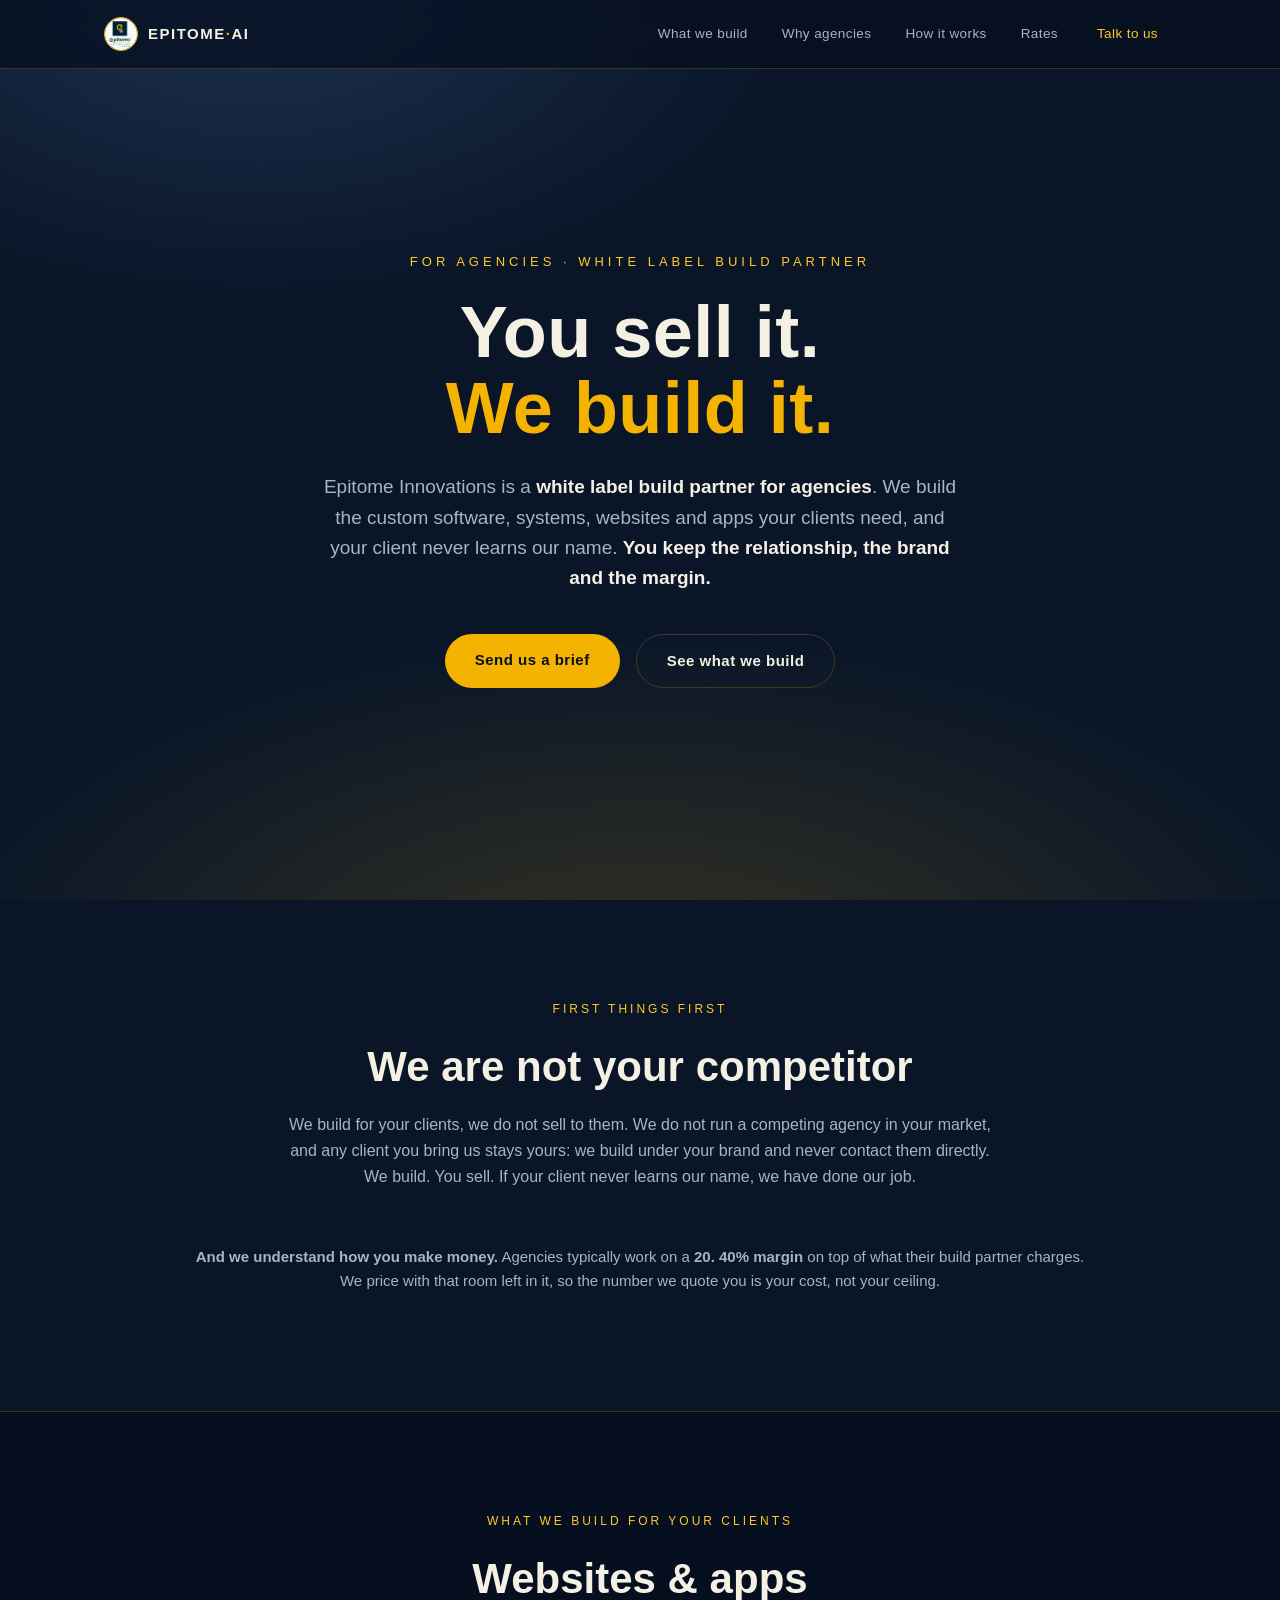
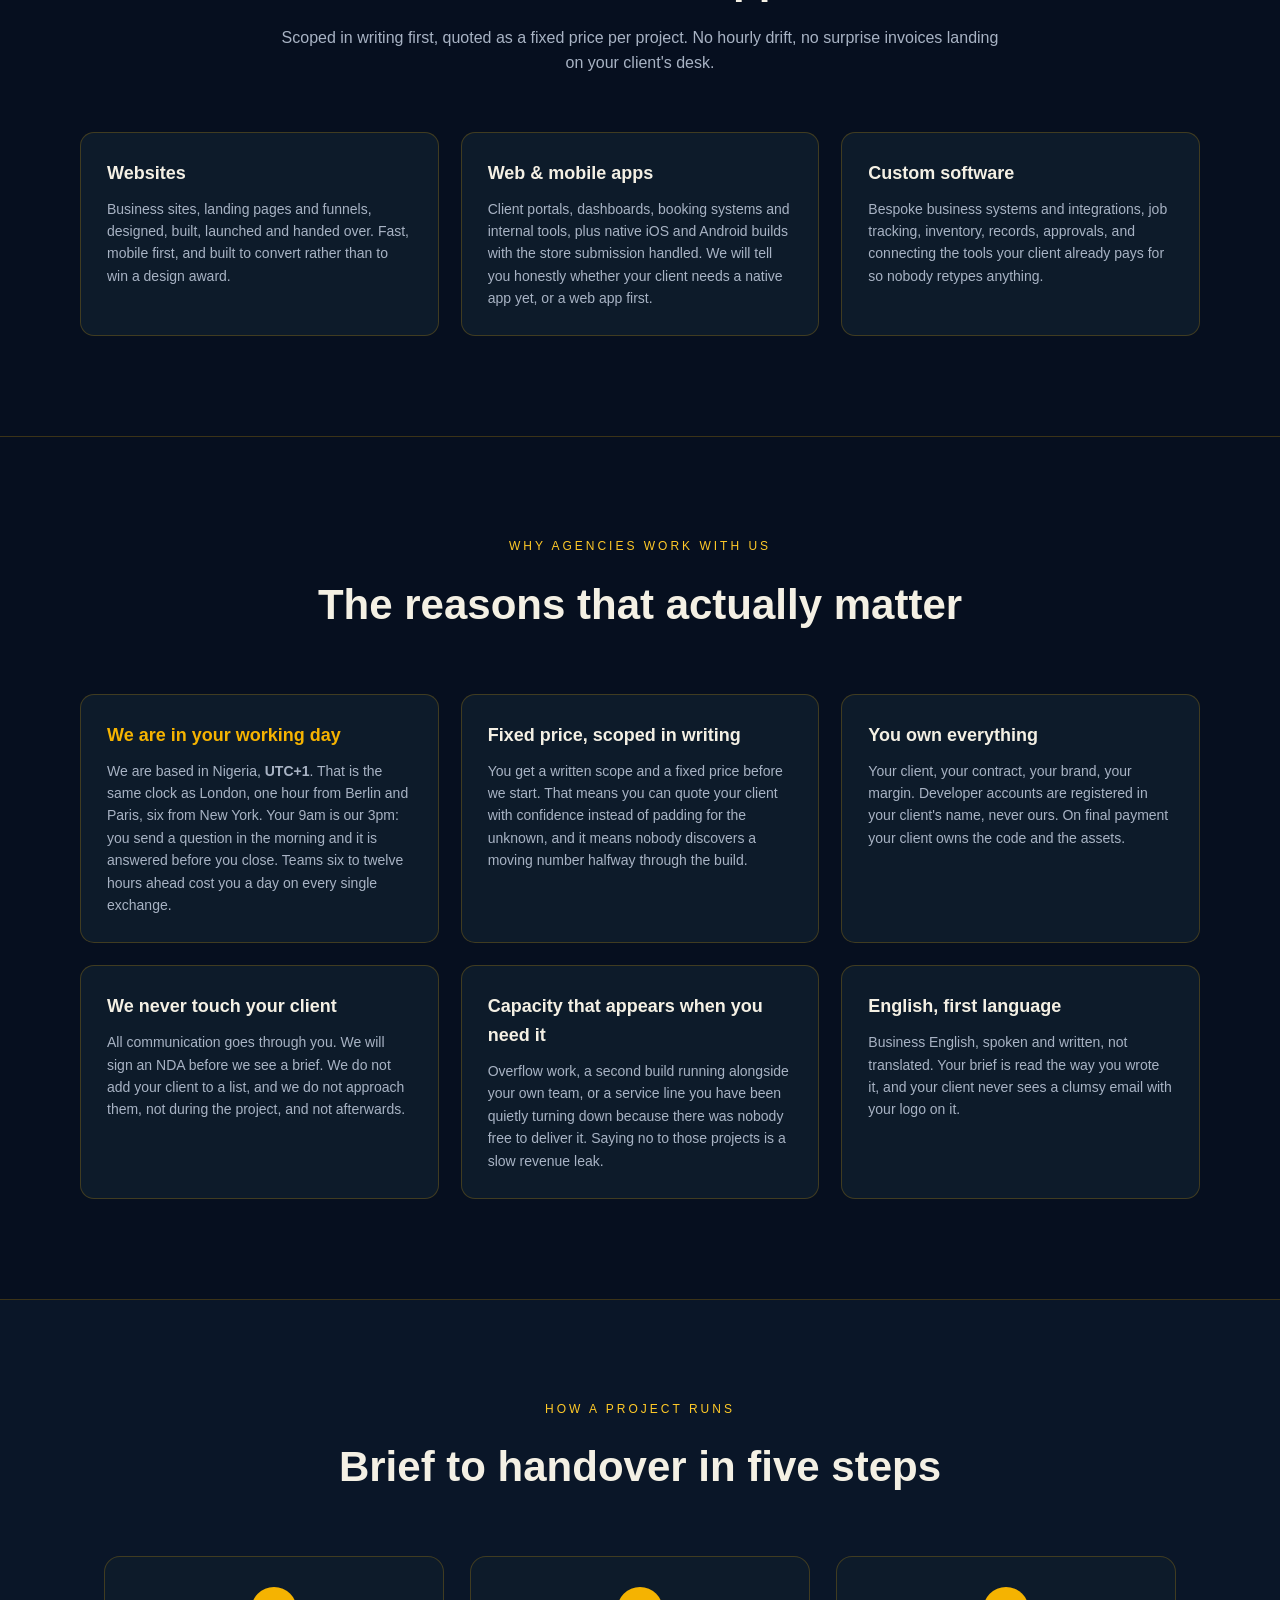
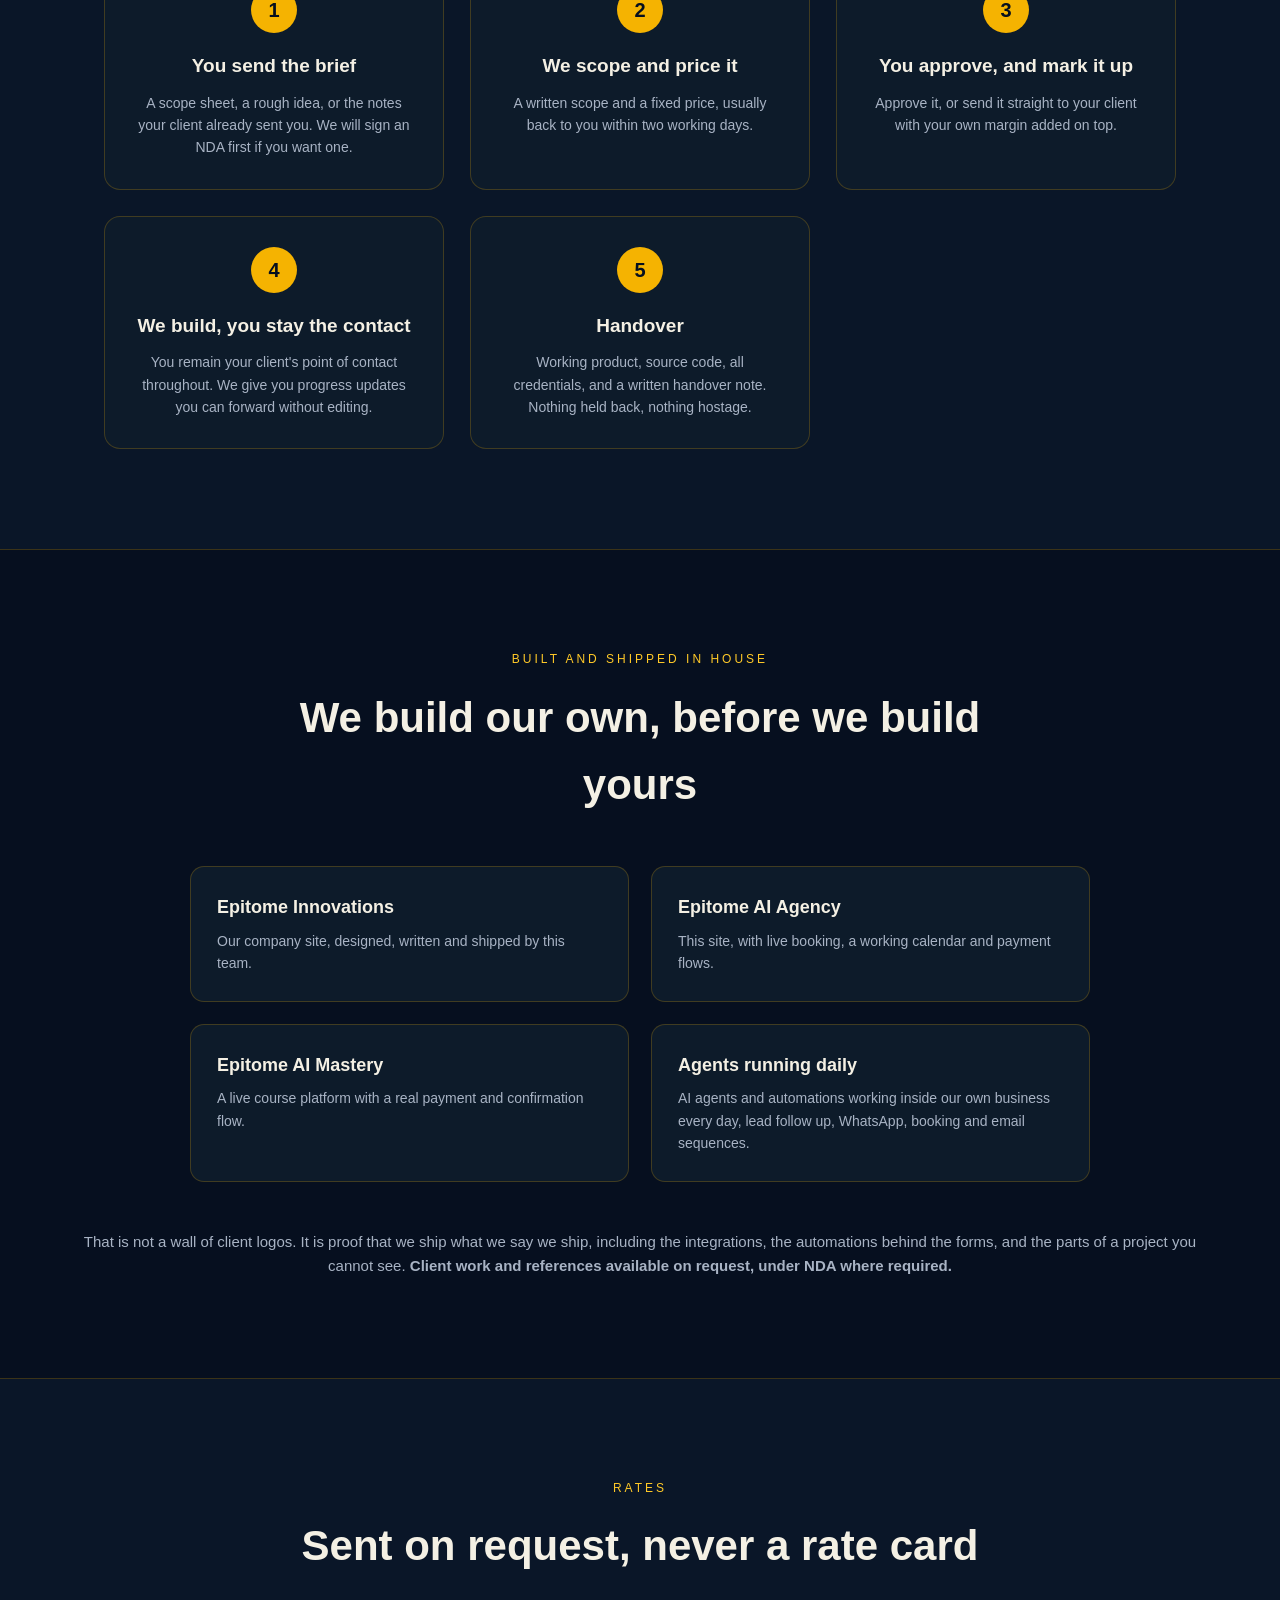
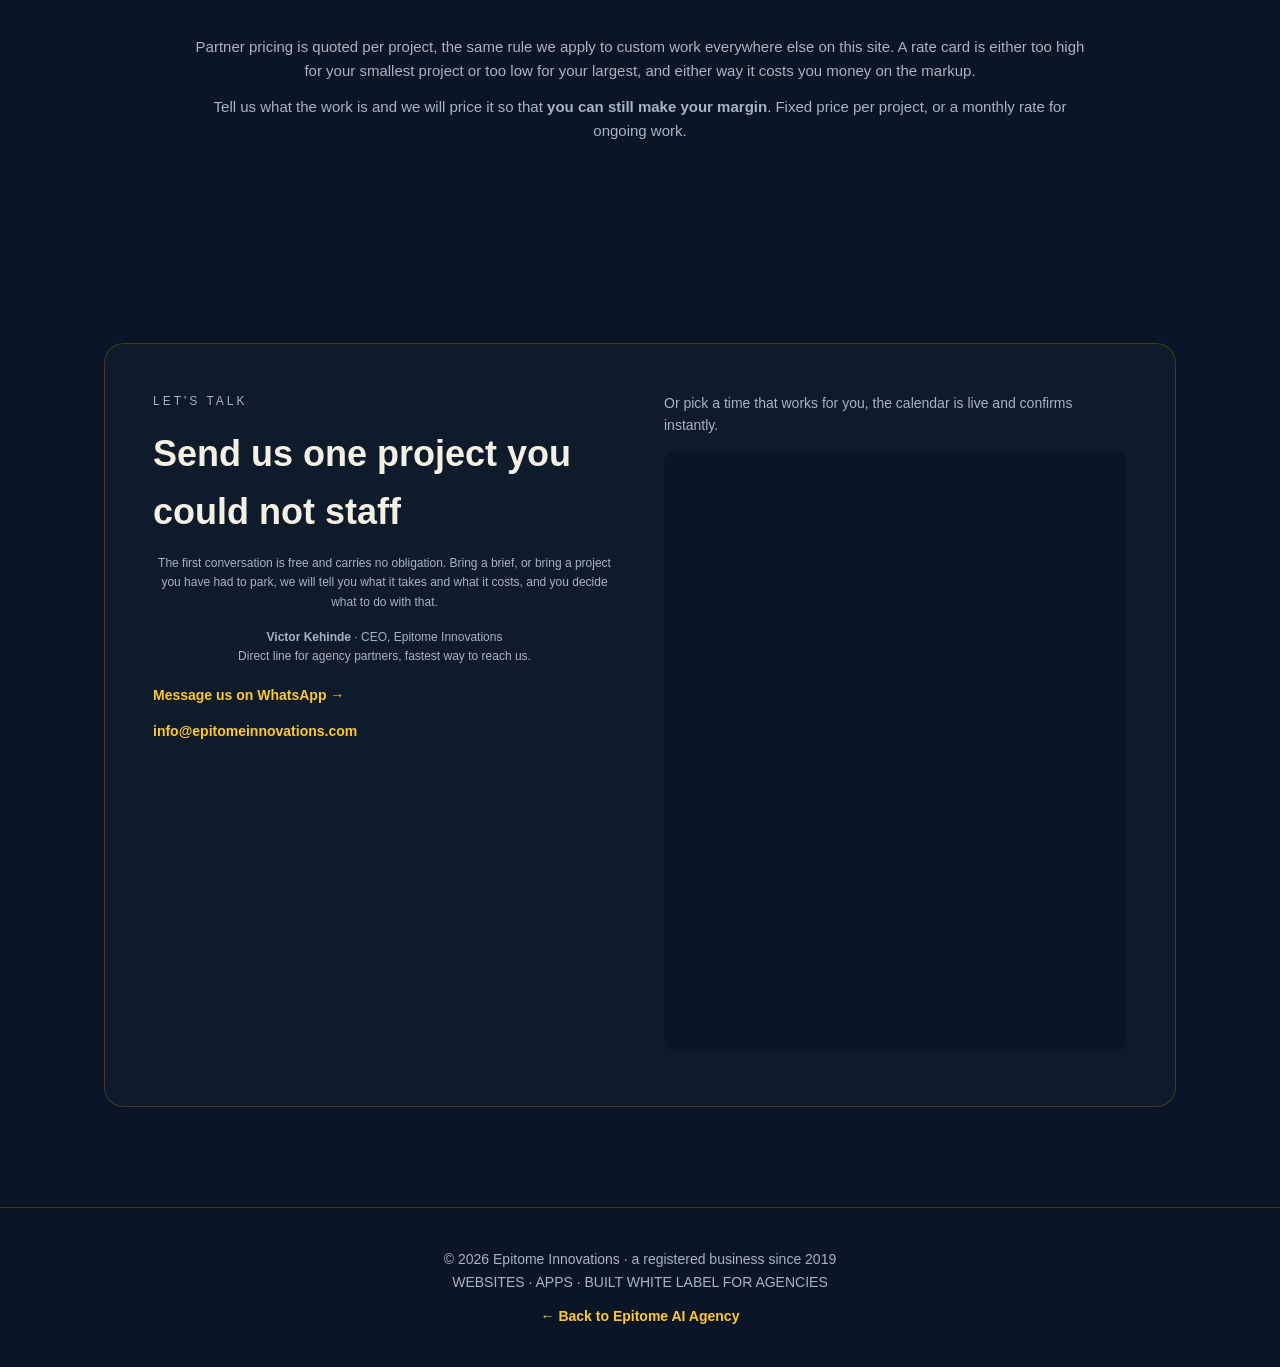
<file: partners.html>
<!DOCTYPE html>
<html lang="en">
<head>
 <meta charset="UTF-8" />
 <meta name="viewport" content="width=device width, initial scale=1.0" />
 <title>White Label Build Partner for Agencies, Software, Websites &amp; Apps | Epitome Innovations</title>
 <meta name="description" content="Epitome Innovations is a white label build partner for agencies. We build custom software, business systems, websites, web apps and mobile apps; you keep the client, your brand and your margin. Nigeria based, UTC+1." />
 <link rel="stylesheet" href="css/styles.css" />
 <link rel="icon" type="image/jpeg" href="images/epitome-logo.jpg" />
 <noscript><style>.reveal{opacity:1!important;transform:none!important}</style></noscript>
</head>
<body>

 <a class="skip" href="#main">Skip to content</a>

 <!-- ===== NAV ===== -->
 <nav class="nav" id="nav" aria-label="Main navigation">
 <div class="nav__inner">
 <a class="nav__brand" href="./">
 <img src="images/epitome-logo.jpg" alt="Epitome Innovations logo" />
 <span>EPITOME<span class="gold">·</span>AI</span>
 </a>
 <ul class="nav__links">
 <li><a href="#build">What we build</a></li>
 <li><a href="#why">Why agencies</a></li>
 <li><a href="#how">How it works</a></li>
 <li><a href="#rates">Rates</a></li>
 <li><a href="#contact" class="nav__cta">Talk to us</a></li>
 </ul>
 </div>
 </nav>

 <main id="main">

 <!-- ===== HERO ===== -->
 <header class="hero" id="top">
 <div class="hero__bg"></div>
 <div class="hero__content">
 <p class="hero__eyebrow reveal">FOR AGENCIES · WHITE LABEL BUILD PARTNER</p>
 <h1 class="hero__title reveal">You sell it.<br /><span class="gold">We build it.</span></h1>
 <p class="hero__sub reveal">
 Epitome Innovations is a <strong>white label build partner for agencies</strong>. We build the
 custom software, systems, websites and apps your clients need, and your client never learns
 our name.
 <strong>You keep the relationship, the brand and the margin.</strong>
 </p>
 <div class="hero__cta reveal">
 <a class="btn btn--gold" href="#contact">Send us a brief</a>
 <a class="btn btn--ghost" href="#build">See what we build</a>
 </div>
 </div>
 </header>

 <!-- ===== NOT YOUR COMPETITOR ===== -->
 <section class="services" id="notcompetitor">
 <div class="section-head reveal">
 <p class="section-head__eyebrow">First things first</p>
 <h2 class="section-head__title">We are not your competitor</h2>
 <p class="section-head__sub">
 We build for your clients, we do not sell to them. We do not run a competing agency in your
 market, and any client you bring us stays yours: we build under your brand and never contact
 them directly. We build. You sell. If your client never learns our name, we have done our job.
 </p>
 </div>
 <div class="results reveal" style="max-width:900px">
 <p style="color:var(--muted);font-size:15px;margin-bottom:18px">
 <strong>And we understand how you make money.</strong> Agencies typically work on a
 <strong>20. 40% margin</strong> on top of what their build partner charges. We price with that
 room left in it, so the number we quote you is your cost, not your ceiling.
 </p>
 </div>
 </section>

 <!-- ===== WHAT WE BUILD ===== -->
 <section class="agents" id="build">
 <div class="section-head reveal">
 <p class="section-head__eyebrow">What we build for your clients</p>
 <h2 class="section-head__title">Websites &amp; apps</h2>
 <p class="section-head__sub">
 Scoped in writing first, quoted as a fixed price per project. No hourly drift, no surprise
 invoices landing on your client's desk.
 </p>
 </div>

 <div class="agents__grid">
 <article class="agent reveal">
 <h3>Websites</h3>
 <p>Business sites, landing pages and funnels, designed, built, launched and handed over.
 Fast, mobile first, and built to convert rather than to win a design award.</p>
 </article>
 <article class="agent reveal">
 <h3>Web &amp; mobile apps</h3>
 <p>Client portals, dashboards, booking systems and internal tools, plus native iOS and
 Android builds with the store submission handled. We will tell you honestly whether your
 client needs a native app yet, or a web app first.</p>
 </article>
 <article class="agent reveal">
 <h3>Custom software</h3>
 <p>Bespoke business systems and integrations, job tracking, inventory, records, approvals,
 and connecting the tools your client already pays for so nobody retypes anything.</p>
 </article>
 </div>
 </section>

 <!-- ===== WHY AGENCIES ===== -->
 <section class="agents" id="why" style="border-top:0">
 <div class="section-head reveal">
 <p class="section-head__eyebrow">Why agencies work with us</p>
 <h2 class="section-head__title">The reasons that actually matter</h2>
 </div>

 <div class="agents__grid">
 <article class="agent reveal">
 <h3><span class="gold">We are in your working day</span></h3>
 <p>We are based in Nigeria, <strong>UTC+1</strong>. That is the same clock as London,
 one hour from Berlin and Paris, six from New York. Your 9am is our 3pm: you send a question in
 the morning and it is answered before you close. Teams six to twelve hours ahead cost you a
 day on every single exchange.</p>
 </article>
 <article class="agent reveal">
 <h3>Fixed price, scoped in writing</h3>
 <p>You get a written scope and a fixed price before we start. That means you can quote your
 client with confidence instead of padding for the unknown, and it means nobody discovers a
 moving number halfway through the build.</p>
 </article>
 <article class="agent reveal">
 <h3>You own everything</h3>
 <p>Your client, your contract, your brand, your margin. Developer accounts are registered in
 your client's name, never ours. On final payment your client owns the code and the assets.</p>
 </article>
 <article class="agent reveal">
 <h3>We never touch your client</h3>
 <p>All communication goes through you. We will sign an NDA before we see a brief. We do not
 add your client to a list, and we do not approach them, not during the project, and not
 afterwards.</p>
 </article>
 <article class="agent reveal">
 <h3>Capacity that appears when you need it</h3>
 <p>Overflow work, a second build running alongside your own team, or a service line you have
 been quietly turning down because there was nobody free to deliver it. Saying no to those
 projects is a slow revenue leak.</p>
 </article>
 <article class="agent reveal">
 <h3>English, first language</h3>
 <p>Business English, spoken and written, not translated. Your brief is read the way you wrote
 it, and your client never sees a clumsy email with your logo on it.</p>
 </article>
 </div>
 </section>

 <!-- ===== HOW IT WORKS ===== -->
 <section class="how" id="how">
 <div class="section-head reveal">
 <p class="section-head__eyebrow">How a project runs</p>
 <h2 class="section-head__title">Brief to handover in five steps</h2>
 </div>
 <div class="how__steps">
 <div class="step reveal">
 <div class="step__num">1</div>
 <h3>You send the brief</h3>
 <p>A scope sheet, a rough idea, or the notes your client already sent you. We will sign an NDA
 first if you want one.</p>
 </div>
 <div class="step reveal">
 <div class="step__num">2</div>
 <h3>We scope and price it</h3>
 <p>A written scope and a fixed price, usually back to you within two working days.</p>
 </div>
 <div class="step reveal">
 <div class="step__num">3</div>
 <h3>You approve, and mark it up</h3>
 <p>Approve it, or send it straight to your client with your own margin added on top.</p>
 </div>
 <div class="step reveal">
 <div class="step__num">4</div>
 <h3>We build, you stay the contact</h3>
 <p>You remain your client's point of contact throughout. We give you progress updates you can
 forward without editing.</p>
 </div>
 <div class="step reveal">
 <div class="step__num">5</div>
 <h3>Handover</h3>
 <p>Working product, source code, all credentials, and a written handover note. Nothing held
 back, nothing hostage.</p>
 </div>
 </div>
 </section>

 <!-- ===== PROOF ===== -->
 <section class="trust" id="proof">
 <div class="section-head reveal">
 <p class="section-head__eyebrow">Built and shipped in house</p>
 <h2 class="section-head__title">We build our own, before we build yours</h2>
 </div>

 <div class="trust__grid">
 <div class="trust__item reveal">
 <h3>Epitome Innovations</h3>
 <p>Our company site, designed, written and shipped by this team.</p>
 </div>
 <div class="trust__item reveal">
 <h3>Epitome AI Agency</h3>
 <p>This site, with live booking, a working calendar and payment flows.</p>
 </div>
 <div class="trust__item reveal">
 <h3>Epitome AI Mastery</h3>
 <p>A live course platform with a real payment and confirmation flow.</p>
 </div>
 <div class="trust__item reveal">
 <h3>Agents running daily</h3>
 <p>AI agents and automations working inside our own business every day, lead follow up,
 WhatsApp, booking and email sequences.</p>
 </div>
 </div>

 <div class="results reveal" style="max-width:1120px;margin-top:34px">
 <p style="color:var(--muted);font-size:15px">
 That is not a wall of client logos. It is proof that we ship what we say we ship, including
 the integrations, the automations behind the forms, and the parts of a project you cannot see.
 <strong>Client work and references available on request, under NDA where required.</strong>
 </p>
 </div>
 </section>

 <!-- ===== RATES ===== -->
 <section class="services" id="rates">
 <div class="section-head reveal">
 <p class="section-head__eyebrow">Rates</p>
 <h2 class="section-head__title">Sent on request, never a rate card</h2>
 </div>
 <div class="results reveal" style="max-width:900px">
 <p style="color:var(--muted);font-size:15px;margin-bottom:12px">
 Partner pricing is quoted per project, the same rule we apply to custom work everywhere
 else on this site. A rate card is either too high for your smallest project or too low for
 your largest, and either way it costs you money on the markup.
 </p>
 <p style="color:var(--muted);font-size:15px">
 Tell us what the work is and we will price it so that <strong>you can still make your
 margin</strong>. Fixed price per project, or a monthly rate for ongoing work.
 </p>
 </div>
 </section>

 <!-- ===== CONTACT ===== -->
 <section class="booking" id="contact">
 <div class="booking__inner">
 <div class="booking__intro reveal">
 <p class="section-head__eyebrow">Let's talk</p>
 <h2 class="section-head__title">Send us one project you could not staff</h2>
 <p class="booking__note">
 The first conversation is free and carries no obligation. Bring a brief, or bring a project
 you have had to park, we will tell you what it takes and what it costs, and you decide
 what to do with that.
 </p>
 <p class="booking__note" style="margin-top:16px">
 <strong>Victor Kehinde</strong> · CEO, Epitome Innovations<br />
 Direct line for agency partners, fastest way to reach us.
 </p>
 <p style="margin-top:16px">
 <a class="bundle__link" href="https://wa.me/2349056969122?text=Hi%20Victor%2C%20I%27m%20an%20agency%20looking%20for%20a%20white-label%20build%20partner." target="_blank" rel="noopener">Message us on WhatsApp →</a>
 </p>
 <p style="margin-top:10px">
 <a class="bundle__link" href="mailto:info@epitomeinnovations.com?subject=White-label%20build%20partner%20enquiry">info@epitomeinnovations.com</a>
 </p>
 </div>
 <div class="booking__calendar reveal">
 <p style="color:var(--muted);font-size:14px;margin-bottom:14px">
 Or pick a time that works for you, the calendar is live and confirms instantly.
 </p>
 <iframe src="https://cal.com/victor-kehinde-m3jfr3?embed=true"
 style="width:100%;height:600px;border:0;border-radius:12px;background:#0a1628"
 loading="lazy" title="Book a partner call"></iframe>
 </div>
 </div>
 </section>

 </main>

 <!-- ===== FOOTER ===== -->
 <footer class="footer">
 <p>© <span id="year"></span> Epitome Innovations · a registered business since 2019</p>
 <p class="footer__tag">WEBSITES · APPS · BUILT WHITE LABEL FOR AGENCIES</p>
 <p style="margin-top:12px"><a class="bundle__link" href="./">← Back to Epitome AI Agency</a></p>
 </footer>

 <script src="js/main.js"></script>
</body>
</html>
</file>
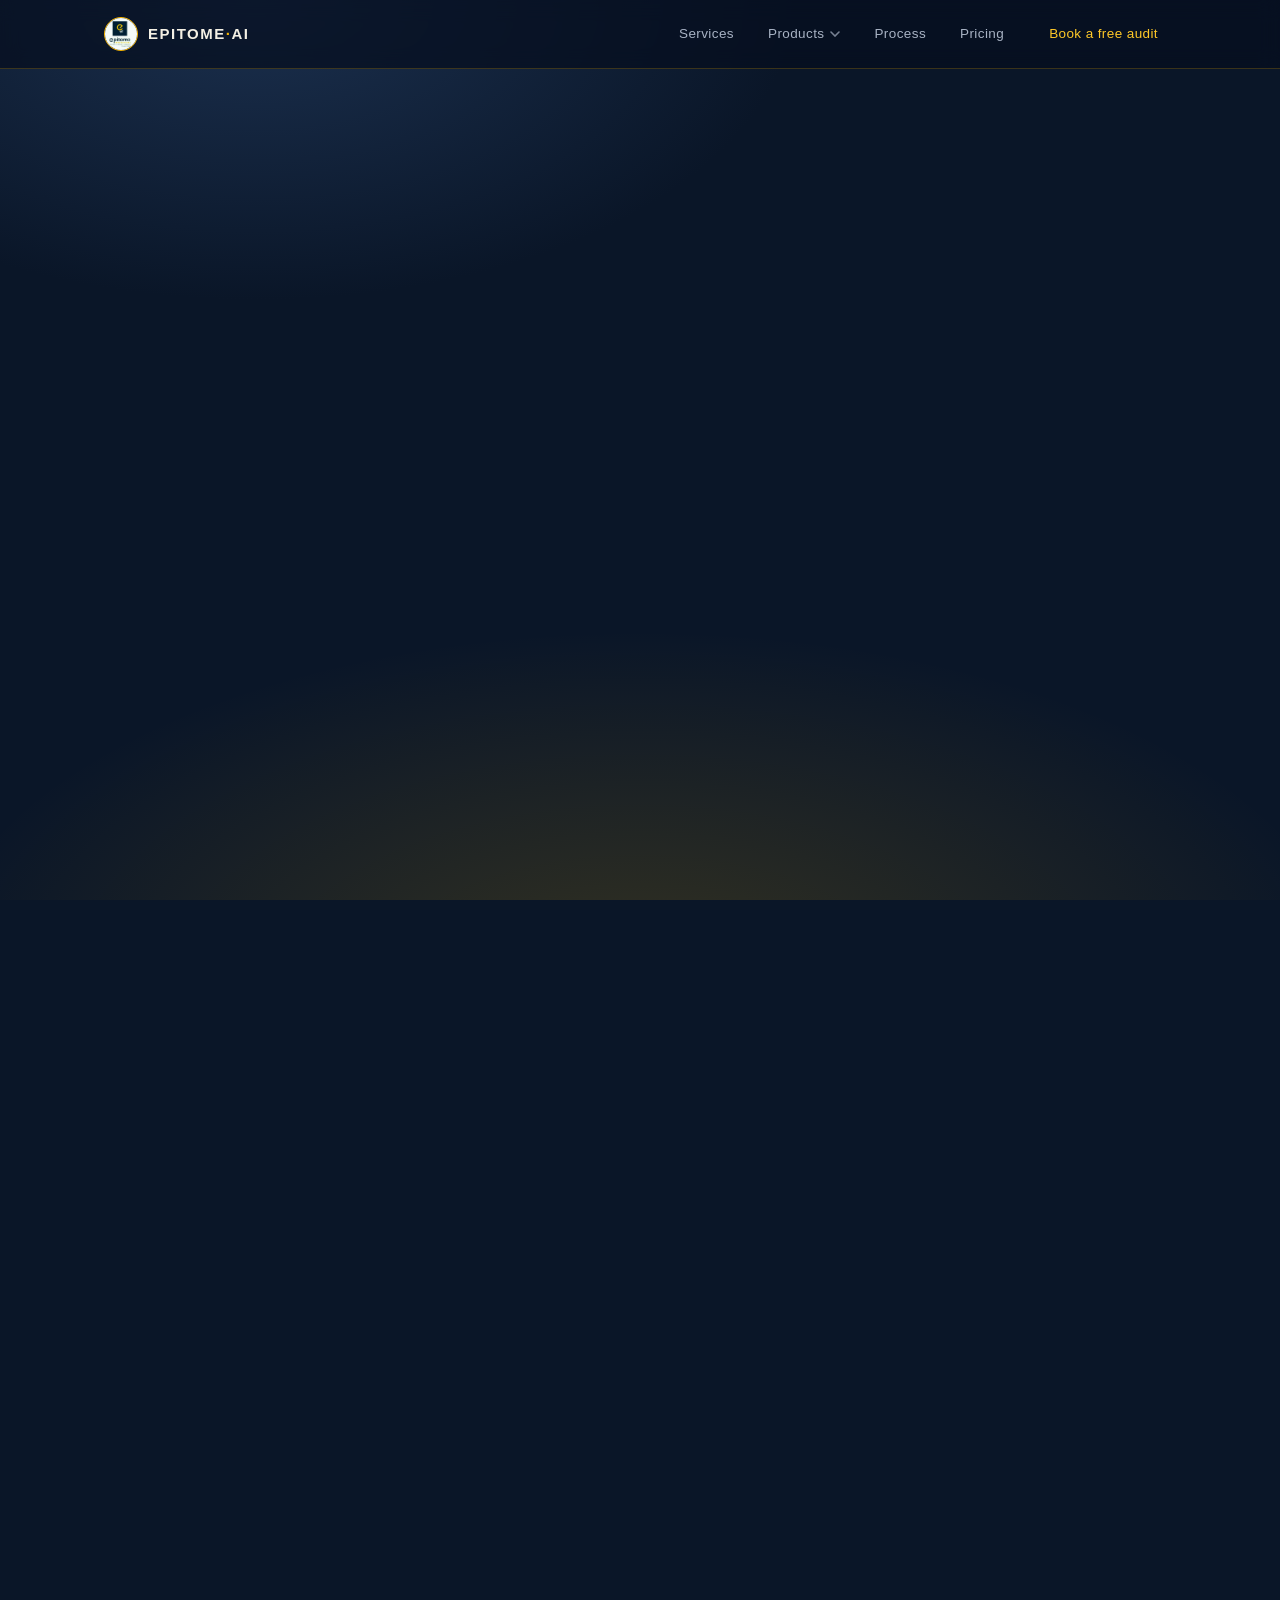
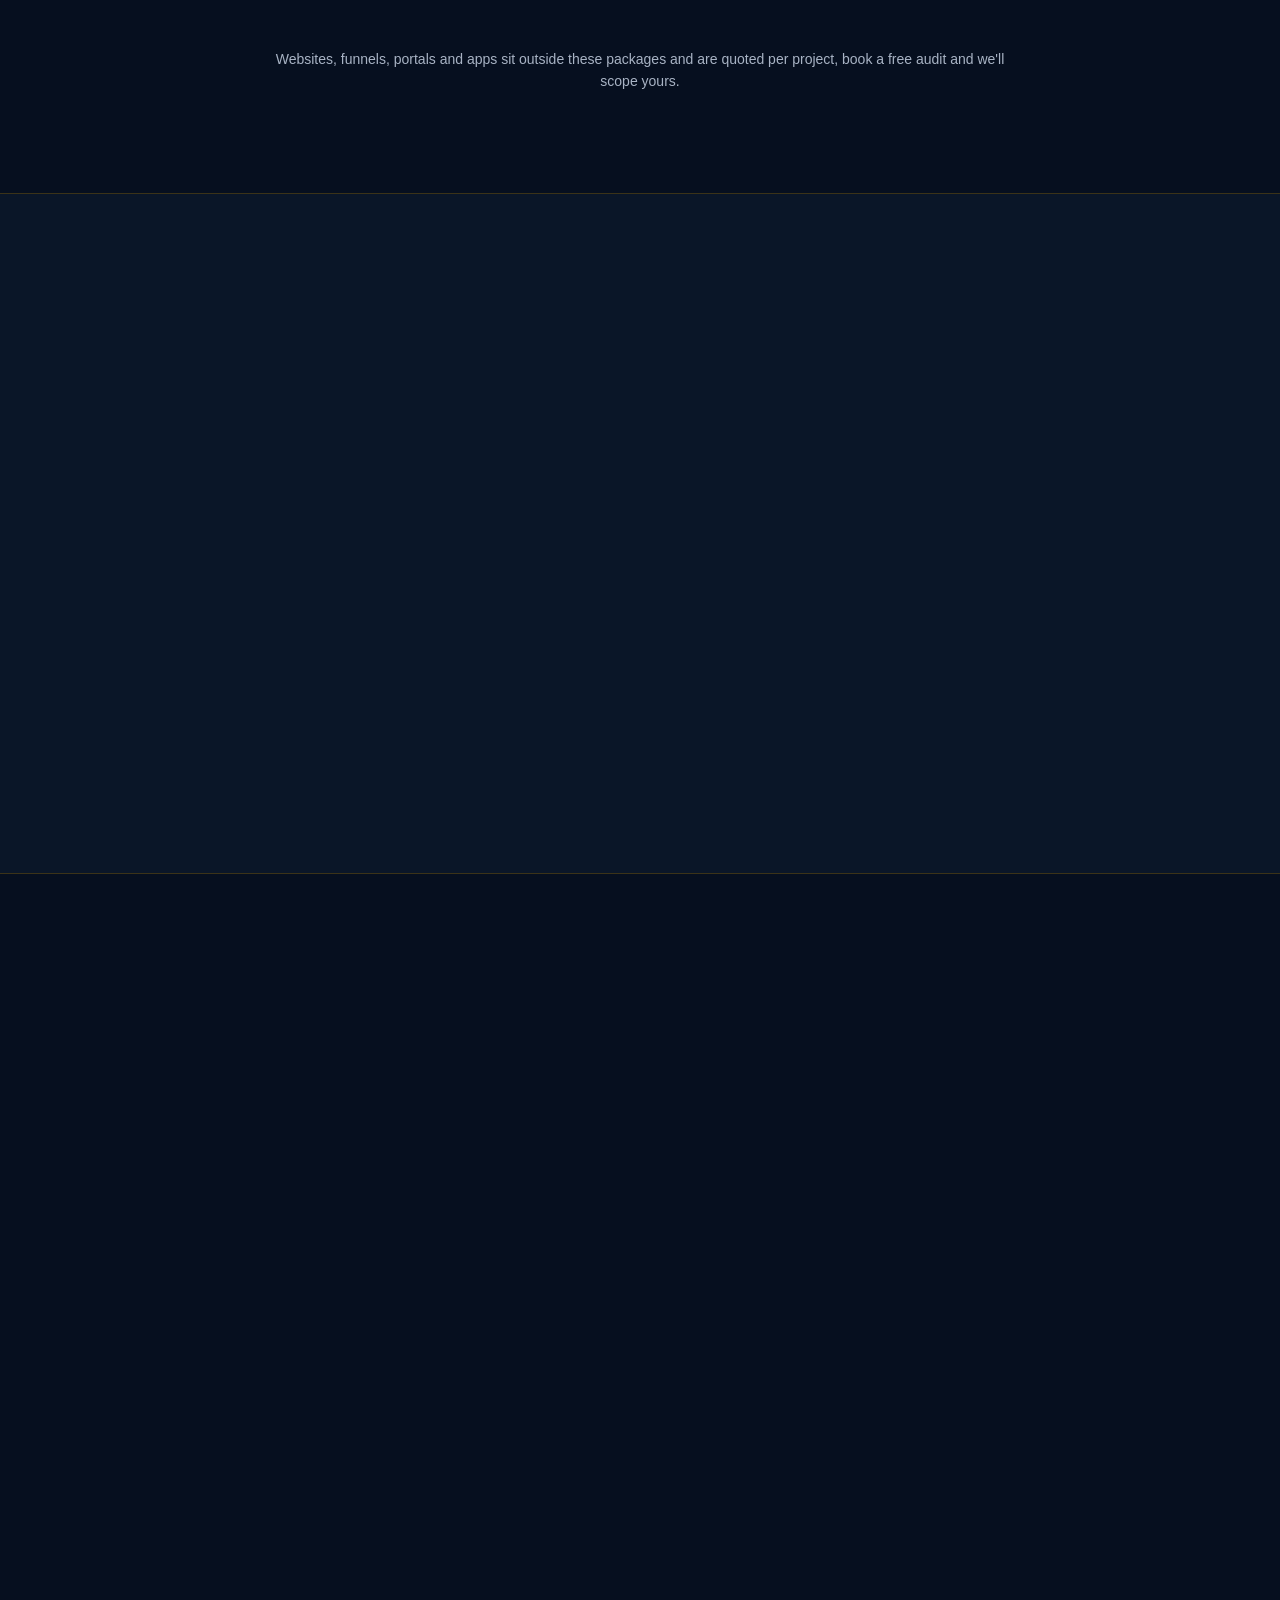
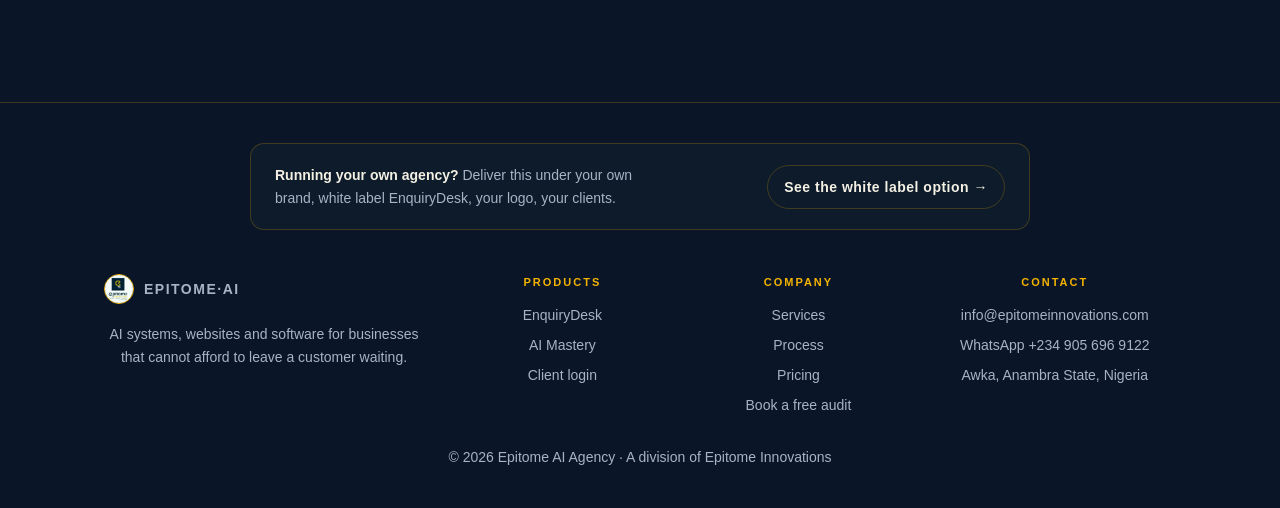
<file: preview.html>
<!DOCTYPE html>
<html lang="en"><head><meta charset="utf-8">
<meta name="robots" content="noindex,nofollow">
<meta http-equiv="refresh" content="0; url=./">
<title>Moved</title>
<style>body{margin:0;font-family:"Segoe UI",Arial,sans-serif;background:#060f1f;color:#f4f0e4;
display:grid;place-items:center;min-height:100vh;text-align:center;padding:24px}a{color:#f5b301}</style>
</head><body><div><p>This review copy is now the live page.</p>
<p><a href="./">Continue to the live page &rarr;</a></p></div></body></html>
</file>
<file: css/styles.css>
:root {
  --navy-950: #060f1f;
  --navy-900: #0a1628;
  --navy-800: #0d1b2a;
  --navy-700: #14243c;
  --navy-600: #1d3353;
  --gold: #f5b301;
  --gold-bright: #ffc928;
  --cream: #f4f0e4;
  --muted: #a8b3c4;
  --line: rgba(245, 179, 1, 0.22);
}

* { margin: 0; padding: 0; box-sizing: border-box; }
html { scroll-behavior: smooth; }

body {
  font-family: "Segoe UI", "Helvetica Neue", Arial, sans-serif;
  background: var(--navy-900);
  color: var(--cream);
  line-height: 1.6;
  overflow-x: hidden;
}
.gold { color: var(--gold); }

/* ---------- ACCESSIBILITY ---------- */
.skip {
  position: absolute; left: -9999px; top: 0; z-index: 100;
  background: var(--gold); color: var(--navy-950);
  padding: 10px 18px; border-radius: 0 0 8px 0; text-decoration: none; font-weight: 600;
}
.skip:focus { left: 0; }
a:focus-visible, button:focus-visible, input:focus-visible, select:focus-visible, textarea:focus-visible {
  outline: 2px solid var(--gold-bright); outline-offset: 2px;
}

/* ---------- NAV ---------- */
/* The nav is fixed, so anchored sections need room beneath it or the heading is clipped. */
html { scroll-padding-top: 88px; }
section[id], div[id], h2[id], h3[id] { scroll-margin-top: 88px; }
.nav {
  position: fixed; top: 0; left: 0; right: 0; z-index: 200;
  backdrop-filter: blur(10px);
  background: rgba(6, 15, 31, 0.72);
  border-bottom: 1px solid var(--line);
}
.nav__inner {
  max-width: 1120px; margin: 0 auto; padding: 14px 24px;
  display: flex; align-items: center; justify-content: space-between;
}
.nav__brand { display: flex; align-items: center; gap: 10px; text-decoration: none; color: var(--cream); font-weight: 700; letter-spacing: 1.5px; font-size: 15px; }
.nav__brand img { width: 34px; height: 34px; border-radius: 50%; border: 1px solid var(--gold); }
.nav__menu { display: flex; align-items: center; }
.nav__links { list-style: none; display: flex; gap: 8px; align-items: center; margin: 0; padding: 0; }
.nav__links > li > a,
.nav__dropbtn {
  display: inline-flex; align-items: center; gap: 6px;
  color: var(--muted); background: none; border: 0; cursor: pointer;
  font-family: inherit; font-size: 13.5px; letter-spacing: 0.4px;
  padding: 9px 13px; border-radius: 8px;
  text-decoration: none; transition: color .18s, background .18s;
}
.nav__links > li > a:hover,
.nav__dropbtn:hover,
.nav__has-drop.is-open .nav__dropbtn { color: var(--gold-bright); background: rgba(245,179,1,.07); }
.nav__chev { transition: transform .18s; opacity: .7; }
.nav__has-drop.is-open .nav__chev { transform: rotate(180deg); }

.nav__has-drop { position: relative; }
.nav__drop {
  position: absolute; top: calc(100% + 10px); left: 50%; transform: translateX(-50%);
  min-width: 320px; padding: 8px;
  background: rgba(10,22,40,.97); border: 1px solid var(--line); border-radius: 14px;
  box-shadow: 0 24px 60px rgba(0,0,0,.55);
  display: none; flex-direction: column; gap: 2px;
}
.nav__has-drop.is-open .nav__drop { display: flex; }
.nav__drop a { display: block; padding: 11px 13px; border-radius: 9px; text-decoration: none; }
.nav__drop a:hover { background: rgba(245,179,1,.08); }
.nav__drop strong { display: block; color: var(--cream); font-size: 14px; letter-spacing: .2px; }
.nav__drop span { display: block; color: var(--muted); font-size: 12.5px; line-height: 1.45; margin-top: 3px; }

.nav__cta { color: var(--gold-bright) !important; border: 1px solid var(--line);
  padding: 9px 18px !important; border-radius: 30px; white-space: nowrap; }
.nav__cta:hover { border-color: var(--gold); background: rgba(245,179,1,.08); }
.nav__cta-item { margin-left: 6px; }

/* Hamburger — hidden on desktop, and the menu is always reachable on a phone. */
.nav__toggle {
  display: none; width: 42px; height: 38px; padding: 0;
  background: none; border: 1px solid var(--line); border-radius: 9px; cursor: pointer;
  flex-direction: column; align-items: center; justify-content: center; gap: 5px;
}
.nav__bar { display: block; width: 18px; height: 1.8px; background: var(--cream); transition: transform .2s, opacity .2s; }
.nav.is-open .nav__toggle .nav__bar:nth-child(1) { transform: translateY(6.8px) rotate(45deg); }
.nav.is-open .nav__toggle .nav__bar:nth-child(2) { opacity: 0; }
.nav.is-open .nav__toggle .nav__bar:nth-child(3) { transform: translateY(-6.8px) rotate(-45deg); }

/* ---------- HERO ---------- */
.hero {
  position: relative; min-height: 100vh;
  display: flex; align-items: center; justify-content: center; text-align: center;
  padding: 120px 24px 80px; overflow: hidden;
}
.hero__bg {
  position: absolute; inset: 0;
  background:
    radial-gradient(1200px 600px at 50% 110%, rgba(245,179,1,0.18), transparent 60%),
    radial-gradient(900px 500px at 20% 0%, rgba(29,51,83,0.9), transparent 60%),
    var(--navy-900);
}
.hero__content { position: relative; max-width: 820px; }
.hero__eyebrow { color: var(--gold-bright); letter-spacing: 4px; font-size: 13px; margin-bottom: 22px; }
.hero__title { font-size: clamp(38px, 7vw, 72px); line-height: 1.05; font-weight: 800; letter-spacing: 0.5px; margin-bottom: 26px; }
.hero__sub { color: var(--muted); font-size: clamp(16px, 2.2vw, 19px); max-width: 640px; margin: 0 auto 40px; }
.hero__sub strong { color: var(--cream); }
.hero__cta { display: flex; gap: 16px; justify-content: center; flex-wrap: wrap; }

.btn {
  display: inline-block; padding: 14px 30px; border-radius: 40px; text-decoration: none;
  font-size: 15px; font-weight: 600; letter-spacing: 0.5px; cursor: pointer; border: none;
  transition: transform 0.2s, box-shadow 0.2s, background 0.2s;
}
.btn--gold { background: var(--gold); color: var(--navy-950); }
.btn--gold:hover { background: var(--gold-bright); transform: translateY(-2px); box-shadow: 0 12px 30px rgba(245,179,1,0.25); }
.btn--ghost { border: 1px solid var(--line); color: var(--cream); background: transparent; }
.btn--ghost:hover { border-color: var(--gold); color: var(--gold-bright); transform: translateY(-2px); }

/* ---------- SECTION HEAD ---------- */
.section-head { text-align: center; max-width: 720px; margin: 0 auto 56px; }
.section-head__eyebrow { color: var(--gold-bright); text-transform: uppercase; letter-spacing: 3px; font-size: 12px; margin-bottom: 14px; }
.section-head__title { font-size: clamp(28px, 5vw, 42px); font-weight: 800; }
.section-head__sub { color: var(--muted); margin-top: 12px; }

/* ---------- SERVICES ---------- */
.services { padding: 100px 24px; max-width: 1120px; margin: 0 auto; }
.bundles { display: grid; grid-template-columns: repeat(3, 1fr); gap: 26px; }

.bundle {
  background: var(--navy-800); border: 1px solid var(--line); border-radius: 16px;
  padding: 30px; display: flex; flex-direction: column;
  transition: transform 0.3s, border-color 0.3s, box-shadow 0.3s; position: relative;
}
.bundle:hover { transform: translateY(-6px); border-color: var(--gold); box-shadow: 0 20px 40px rgba(0,0,0,0.4); }
.bundle--popular { border-color: var(--gold); }
.bundle__badge {
  position: absolute; top: -14px; left: 50%; transform: translateX(-50%);
  background: var(--gold); color: var(--navy-950); font-size: 11px; font-weight: 700;
  letter-spacing: 1px; padding: 4px 14px; border-radius: 20px; text-transform: uppercase;
}
.bundle__tag { color: var(--gold-bright); text-transform: uppercase; letter-spacing: 2px; font-size: 11px; margin-bottom: 8px; }
.bundle__name { font-size: 28px; font-weight: 800; margin-bottom: 10px; }
.bundle__desc { color: var(--muted); font-size: 15px; margin-bottom: 18px; }
.bundle__list { list-style: none; margin-bottom: 24px; flex: 1; }
.bundle__list li { padding: 7px 0; position: relative; font-size: 14px; color: var(--cream); }
.bundle__list li strong { color: var(--cream); }
.bundle__list li::before { content: "◆"; color: var(--gold); margin-right: 9px; font-size: 10px; }
.bundle__link { color: var(--gold-bright); text-decoration: none; font-size: 14px; font-weight: 600; }

/* ---------- AGENTS ---------- */
.agents { padding: 100px 24px; background: var(--navy-950); border-top: 1px solid var(--line); border-bottom: 1px solid var(--line); }
.agents .section-head { margin: 0 auto 56px; }
.agents__grid { display: grid; grid-template-columns: repeat(3, 1fr); gap: 22px; max-width: 1120px; margin: 0 auto; }
.agent { background: var(--navy-800); border: 1px solid var(--line); border-radius: 14px; padding: 26px; transition: transform 0.25s, border-color 0.25s; }
.agent:hover { transform: translateY(-4px); border-color: var(--gold); }
.agent h3 { font-size: 18px; margin-bottom: 10px; color: var(--cream); }
.agent p { color: var(--muted); font-size: 14px; }

/* ---------- ADD-ONS ---------- */
.addons { padding: 100px 24px; max-width: 1120px; margin: 0 auto; }
.addons__grid { display: grid; grid-template-columns: repeat(3, 1fr); gap: 22px; }
.addon { background: var(--navy-800); border: 1px solid var(--line); border-radius: 14px; padding: 26px; }
.addon h3 { font-size: 18px; margin-bottom: 6px; }
.addon__price { color: var(--gold-bright); font-weight: 700; font-size: 15px; margin-bottom: 10px; }
.addon p { color: var(--muted); font-size: 14px; }

/* ---------- PRICING ---------- */
.pricing { padding: 100px 24px; background: var(--navy-950); border-top: 1px solid var(--line); border-bottom: 1px solid var(--line); }
.pricing__grid { display: grid; grid-template-columns: repeat(3, 1fr); gap: 26px; max-width: 1120px; margin: 0 auto; }
.price {
  background: var(--navy-800); border: 1px solid var(--line); border-radius: 16px;
  padding: 34px; text-align: center; position: relative;
}
.price--popular { border-color: var(--gold); }
.price__badge { position: absolute; top: -14px; left: 50%; transform: translateX(-50%); background: var(--gold); color: var(--navy-950); font-size: 11px; font-weight: 700; letter-spacing: 1px; padding: 4px 14px; border-radius: 20px; text-transform: uppercase; }
.price h3 { font-size: 22px; margin-bottom: 16px; }
.price__setup { color: var(--muted); font-size: 14px; margin-bottom: 8px; }
.price__monthly { font-size: 15px; color: var(--muted); margin-bottom: 24px; }
.price__monthly span { font-size: 34px; font-weight: 800; color: var(--cream); }

/* ---------- HOW IT WORKS ---------- */
.how { padding: 100px 24px; max-width: 1120px; margin: 0 auto; }
.how__steps { display: grid; grid-template-columns: repeat(3, 1fr); gap: 26px; }
.step { background: var(--navy-800); border: 1px solid var(--line); border-radius: 16px; padding: 30px; text-align: center; }
.step__num {
  width: 46px; height: 46px; border-radius: 50%; background: var(--gold); color: var(--navy-950);
  font-weight: 800; font-size: 20px; display: flex; align-items: center; justify-content: center;
  margin: 0 auto 18px;
}
.step h3 { font-size: 19px; margin-bottom: 10px; }
.step p { color: var(--muted); font-size: 14px; }

/* ---------- TRUST ---------- */
.trust { padding: 100px 24px; background: var(--navy-950); border-top: 1px solid var(--line); border-bottom: 1px solid var(--line); }
.trust .section-head { margin: 0 auto 48px; }
.trust__grid { display: grid; grid-template-columns: repeat(2, 1fr); gap: 22px; max-width: 900px; margin: 0 auto 48px; }
.trust__item { background: var(--navy-800); border: 1px solid var(--line); border-radius: 14px; padding: 26px; }
.trust__item h3 { font-size: 18px; margin-bottom: 8px; }
.trust__item p { color: var(--muted); font-size: 14px; }
.proof { display: flex; flex-wrap: wrap; gap: 20px; justify-content: center; max-width: 900px; margin: 48px auto; }
.proof__stat { text-align: center; background: var(--navy-800); border: 1px solid var(--line); border-radius: 14px; padding: 24px 32px; min-width: 190px; }
.proof__num { display: block; font-size: 38px; font-weight: 800; color: var(--gold-bright); }
.proof__label { display: block; font-size: 13px; color: var(--muted); margin-top: 4px; }
.guarantee { max-width: 900px; margin: 0 auto 48px; text-align: center; background: var(--navy-800); border: 1px solid var(--gold); border-radius: 16px; padding: 30px; }
.guarantee h3 { font-size: 20px; color: var(--gold-bright); margin-bottom: 8px; }
.guarantee p { color: var(--cream); font-size: 15px; }
.results { max-width: 900px; margin: 0 auto; text-align: center; }
.results h3 { font-size: 22px; margin-bottom: 20px; }
.results__grid { display: grid; grid-template-columns: repeat(2, 1fr); gap: 14px; }
.results__grid span {
  background: var(--navy-800); border: 1px solid var(--line); border-radius: 30px;
  padding: 14px 20px; font-size: 14px; color: var(--cream);
}

/* ---------- BOOKING ---------- */
.booking { padding: 100px 24px; max-width: 1120px; margin: 0 auto; }
.booking__inner {
  display: grid; grid-template-columns: 1fr 1fr; gap: 48px; align-items: start;
  background: var(--navy-800); border: 1px solid var(--line); border-radius: 20px; padding: 48px;
}
.booking__intro h2 { font-size: clamp(26px, 4vw, 36px); font-weight: 800; margin-bottom: 14px; }
.booking__intro p { color: var(--muted); }
.booking__form { display: flex; flex-direction: column; gap: 6px; }
.booking__form label { font-size: 13px; font-weight: 600; margin-top: 12px; color: var(--cream); }
.booking__form label span { color: var(--gold-bright); }
.booking__form input, .booking__form select, .booking__form textarea {
  background: var(--navy-700); border: 1px solid var(--line); border-radius: 10px;
  padding: 12px 14px; color: var(--cream); font-size: 15px; font-family: inherit; width: 100%;
}
.booking__form input::placeholder, .booking__form textarea::placeholder { color: #5d6b80; }
.booking__form .btn { margin-top: 18px; width: 100%; }
/* Honeypot field: out of sight of people, still in the DOM for bots. */
.booking__form .hp { position: absolute; left: -9999px; top: auto; width: 1px; height: 1px; overflow: hidden; }
.booking__note { font-size: 12px; color: var(--muted); margin-top: 12px; text-align: center; }
.booking__note a { color: var(--gold-bright); }
.booking__calendar iframe { width: 100%; height: 600px; border: 1px solid var(--line); border-radius: 12px; background: var(--navy-700); }
.booking__email { margin-top: 16px; font-size: 14px; color: var(--muted); }
.booking__email a { color: var(--gold-bright); }


/* ---------- FOOTER ---------- */
.footer { text-align: center; padding: 40px 24px; border-top: 1px solid var(--line); color: var(--muted); font-size: 14px; }

/* White-label route. Deliberately calm — a band in the footer, not a hero button — but big
   enough that an agency owner finds it without scrolling to the last line of the page. */
.partner-band {
  max-width: 780px; margin: 0 auto 30px; padding: 20px 24px;
  border: 1px solid var(--line); border-radius: 14px; background: var(--navy-800);
  display: flex; align-items: center; justify-content: space-between; gap: 16px; flex-wrap: wrap;
  text-align: left;
}
.partner-band p { margin: 0; max-width: 48ch; color: var(--muted); font-size: 14px; }
.partner-band p strong { color: var(--cream); }
.partner-band .btn { margin: 0; padding: 10px 16px; font-size: 14px; }

/* The same route, mentioned once mid-page so it is findable without reaching the footer. */
.partner-note { max-width: 74ch; margin: -16px auto 30px; text-align: center; font-size: 14px; color: #7f8b9d; }
.partner-note a { color: var(--muted); text-decoration: underline; }
.partner-note a:hover { color: var(--gold-bright); }

@media (max-width: 900px) {
  .partner-band { flex-direction: column; text-align: center; }
  .partner-band p { max-width: none; }
}

/* ---------- REVEAL ---------- */
.reveal { opacity: 0; transform: translateY(28px); transition: opacity 0.7s ease, transform 0.7s ease; }
.reveal.is-visible { opacity: 1; transform: translateY(0); }

/* ---------- RESPONSIVE ---------- */
@media (max-width: 900px) {
  .bundles, .pricing__grid, .how__steps, .agents__grid, .addons__grid { grid-template-columns: 1fr; }
  .trust__grid, .results__grid { grid-template-columns: 1fr; }
  .booking__inner { grid-template-columns: 1fr; padding: 32px 24px; }
  .nav__toggle { display: inline-flex; }
  .nav__inner { padding: 12px 18px; }
  .nav__menu {
    position: absolute; top: 100%; left: 0; right: 0; z-index: 210;
    display: none; background: #070f1d;
    border-bottom: 1px solid var(--line);
    padding: 10px 14px 20px; max-height: calc(100vh - 66px); overflow-y: auto;
    box-shadow: 0 18px 40px rgba(0,0,0,.5);
  }
  .nav.is-open .nav__menu { display: block; }
  .nav__links { flex-direction: column; align-items: stretch; gap: 2px; }
  .nav__links > li > a,
  .nav__dropbtn {
    width: 100%; justify-content: space-between;
    font-size: 16px; padding: 14px 12px; border-radius: 10px;
  }
  .nav__drop {
    position: static; transform: none; min-width: 0; margin: 4px 0 6px;
    background: rgba(255,255,255,.03); box-shadow: none;
  }
  .nav__drop strong { font-size: 15px; }
  .nav__drop span { font-size: 13px; }
  .nav__cta-item { margin: 10px 0 0; }
  .nav__cta {
    display: flex !important; justify-content: center !important;
    padding: 15px 18px !important; font-size: 15px !important;
    background: var(--gold) !important; color: #0a1628 !important;
    border: 0 !important; font-weight: 700; letter-spacing: .2px;
  }
  /* The 100px section padding above the form card reads as dead space on a phone:
     two stacked paddings produced a 128px gap. Tightened for mobile only. */
  .trust { padding-bottom: 44px; }
  .booking { padding: 44px 20px 64px; }
  .booking__intro h2 { margin-bottom: 10px; }
}


/* ---------- PILLAR TWO SUB-HEADINGS (Websites / Apps) ---------- */
.agents__subhead { grid-column: 1 / -1; display: flex; align-items: baseline; gap: 14px;
  flex-wrap: wrap; margin-top: 14px; padding-top: 26px; border-top: 1px solid var(--line); }
.agents__subhead:first-child { margin-top: 0; padding-top: 0; border-top: 0; }
.agents__subhead h3 { font-size: 13px; letter-spacing: 0.16em; text-transform: uppercase;
  color: var(--gold-bright); margin: 0; }
.agents__subhead p { color: var(--muted); font-size: 14px; margin: 0; }
.agent__links { display: flex; flex-direction: column; gap: 8px; margin-top: 16px; }
.agent__links .bundle__link { line-height: 1.4; }


/* App Development gets double width so the APPS row is a deliberate full row,
   and the heavier card carries the two PDF links without crowding. */
.agent--wide { grid-column: span 2; }
@media (max-width: 900px) { .agent--wide { grid-column: auto; } }


/* Note under the two app PDFs: who fills the scope sheet in. */
.agent__note { color: var(--muted); font-size: 13.5px; line-height: 1.55; margin-top: 14px;
  padding-top: 14px; border-top: 1px solid var(--line); }

/* ---------- FOOTER UMBRELLA ---------- */
.foot-grid {
  max-width: 1120px; margin: 44px auto 0; padding: 0 24px;
  display: grid; grid-template-columns: 1.6fr 1fr 1fr 1.2fr; gap: 34px;
}
.foot-col { display: flex; flex-direction: column; gap: 9px; }
.foot-col h4 {
  font-size: 11px; letter-spacing: 2px; text-transform: uppercase;
  color: var(--gold); margin: 0 0 4px; font-weight: 700;
}
.foot-col a, .foot-col span { color: var(--muted); font-size: 14px; text-decoration: none; line-height: 1.5; }
.foot-col a:hover { color: var(--gold-bright); }
.foot-col--brand p { color: var(--muted); font-size: 14px; line-height: 1.6; margin: 10px 0 0; max-width: 320px; }
.foot-col--brand .nav__brand { font-size: 14px; }
.foot-col--brand .nav__brand img { width: 30px; height: 30px; }
.foot-legal { margin-top: 30px; }
@media (max-width: 900px) {
  .foot-grid { grid-template-columns: 1fr 1fr; gap: 26px; margin-top: 32px; }
  .foot-col--brand { grid-column: 1 / -1; }
}

/* ---------- WHAT WE'VE BUILT (umbrella band) ---------- */
.products { padding: 84px 0 64px; }
.products .section-head { max-width: 1120px; margin: 0 auto 34px; padding: 0 24px; }
.products__grid {
  max-width: 1120px; margin: 0 auto; padding: 0 24px;
  display: grid; grid-template-columns: repeat(3, 1fr); gap: 22px;
}
.prod {
  position: relative; display: flex; flex-direction: column;
  padding: 26px 24px 22px; border-radius: 16px; text-decoration: none;
  background: linear-gradient(180deg, rgba(255,255,255,.035), rgba(255,255,255,.012));
  border: 1px solid var(--line); transition: transform .22s, border-color .22s, box-shadow .22s;
}
.prod:hover { transform: translateY(-5px); border-color: var(--gold); box-shadow: 0 22px 44px rgba(0,0,0,.42); }
.prod__pill {
  align-self: flex-start; font-size: 10.5px; letter-spacing: 1.6px; text-transform: uppercase;
  font-weight: 700; color: var(--muted); border: 1px solid var(--line);
  padding: 5px 10px; border-radius: 20px; margin-bottom: 16px;
}
.prod__pill--live { color: var(--gold-bright); border-color: rgba(245,179,1,.4); background: rgba(245,179,1,.07); }
.prod h3 { font-size: 21px; color: var(--cream); margin: 0 0 10px; letter-spacing: .2px; }
.prod p { color: var(--muted); font-size: 14.5px; line-height: 1.6; margin: 0 0 20px; flex: 1; }
.prod__link { color: var(--gold-bright); font-size: 14px; font-weight: 600; letter-spacing: .3px; }
.prod:hover .prod__link { text-decoration: underline; text-underline-offset: 3px; }
@media (max-width: 900px) {
  .products { padding: 60px 0 44px; }
  .products__grid { grid-template-columns: 1fr; gap: 14px; }
  .prod { padding: 22px 20px 18px; }
  .prod h3 { font-size: 19px; }
}
</file>
